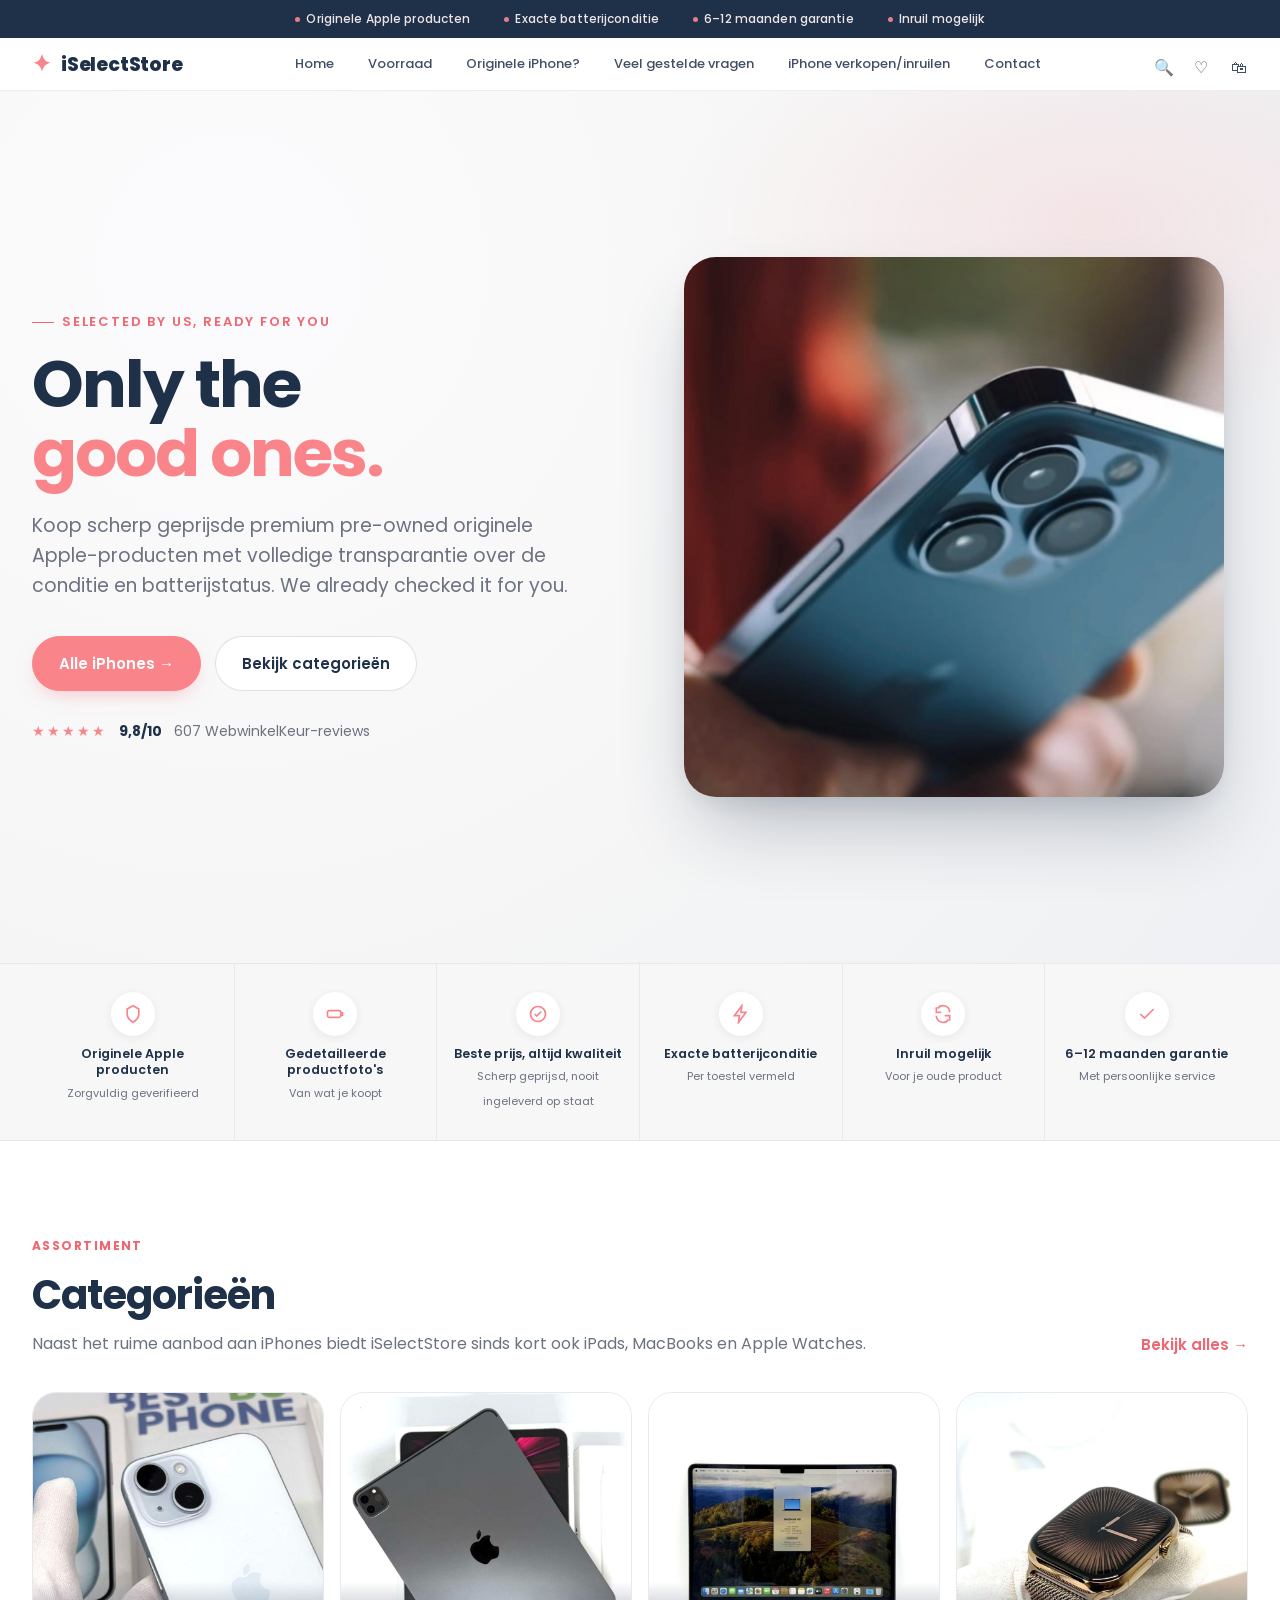
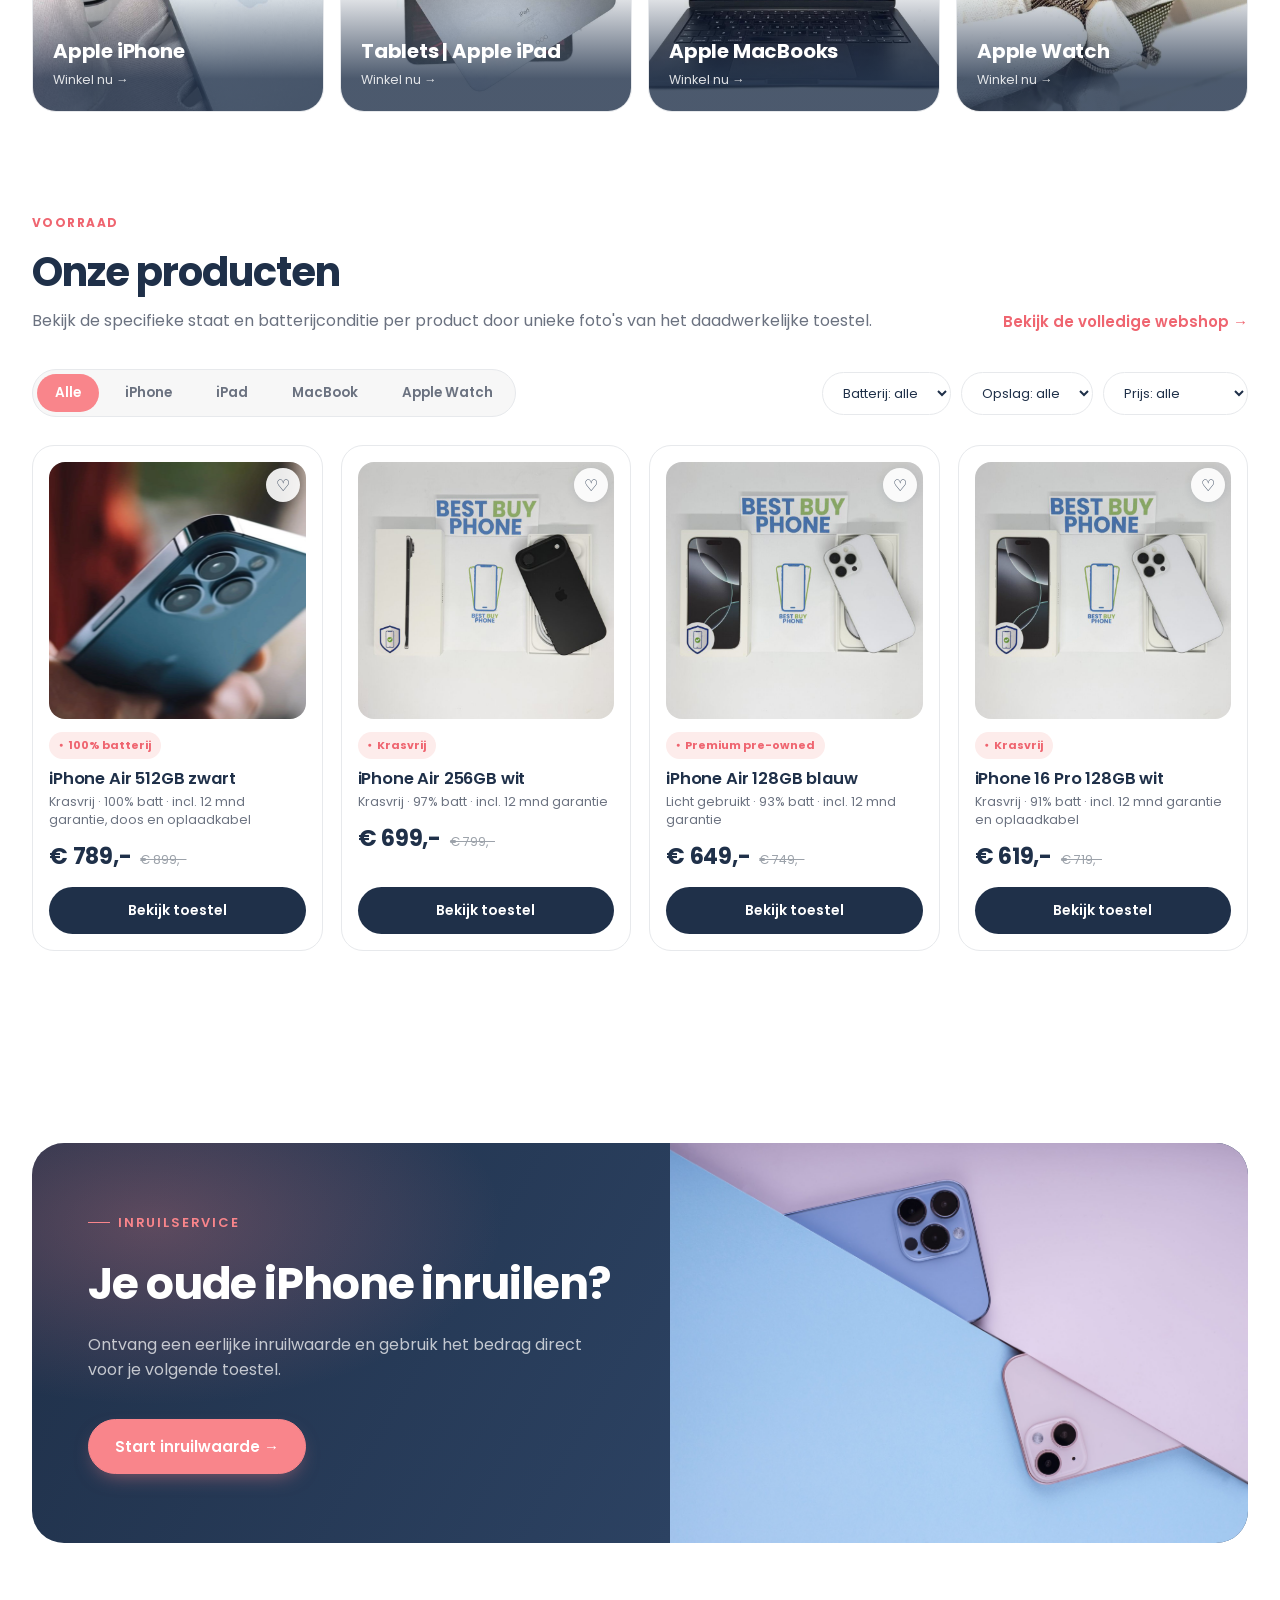
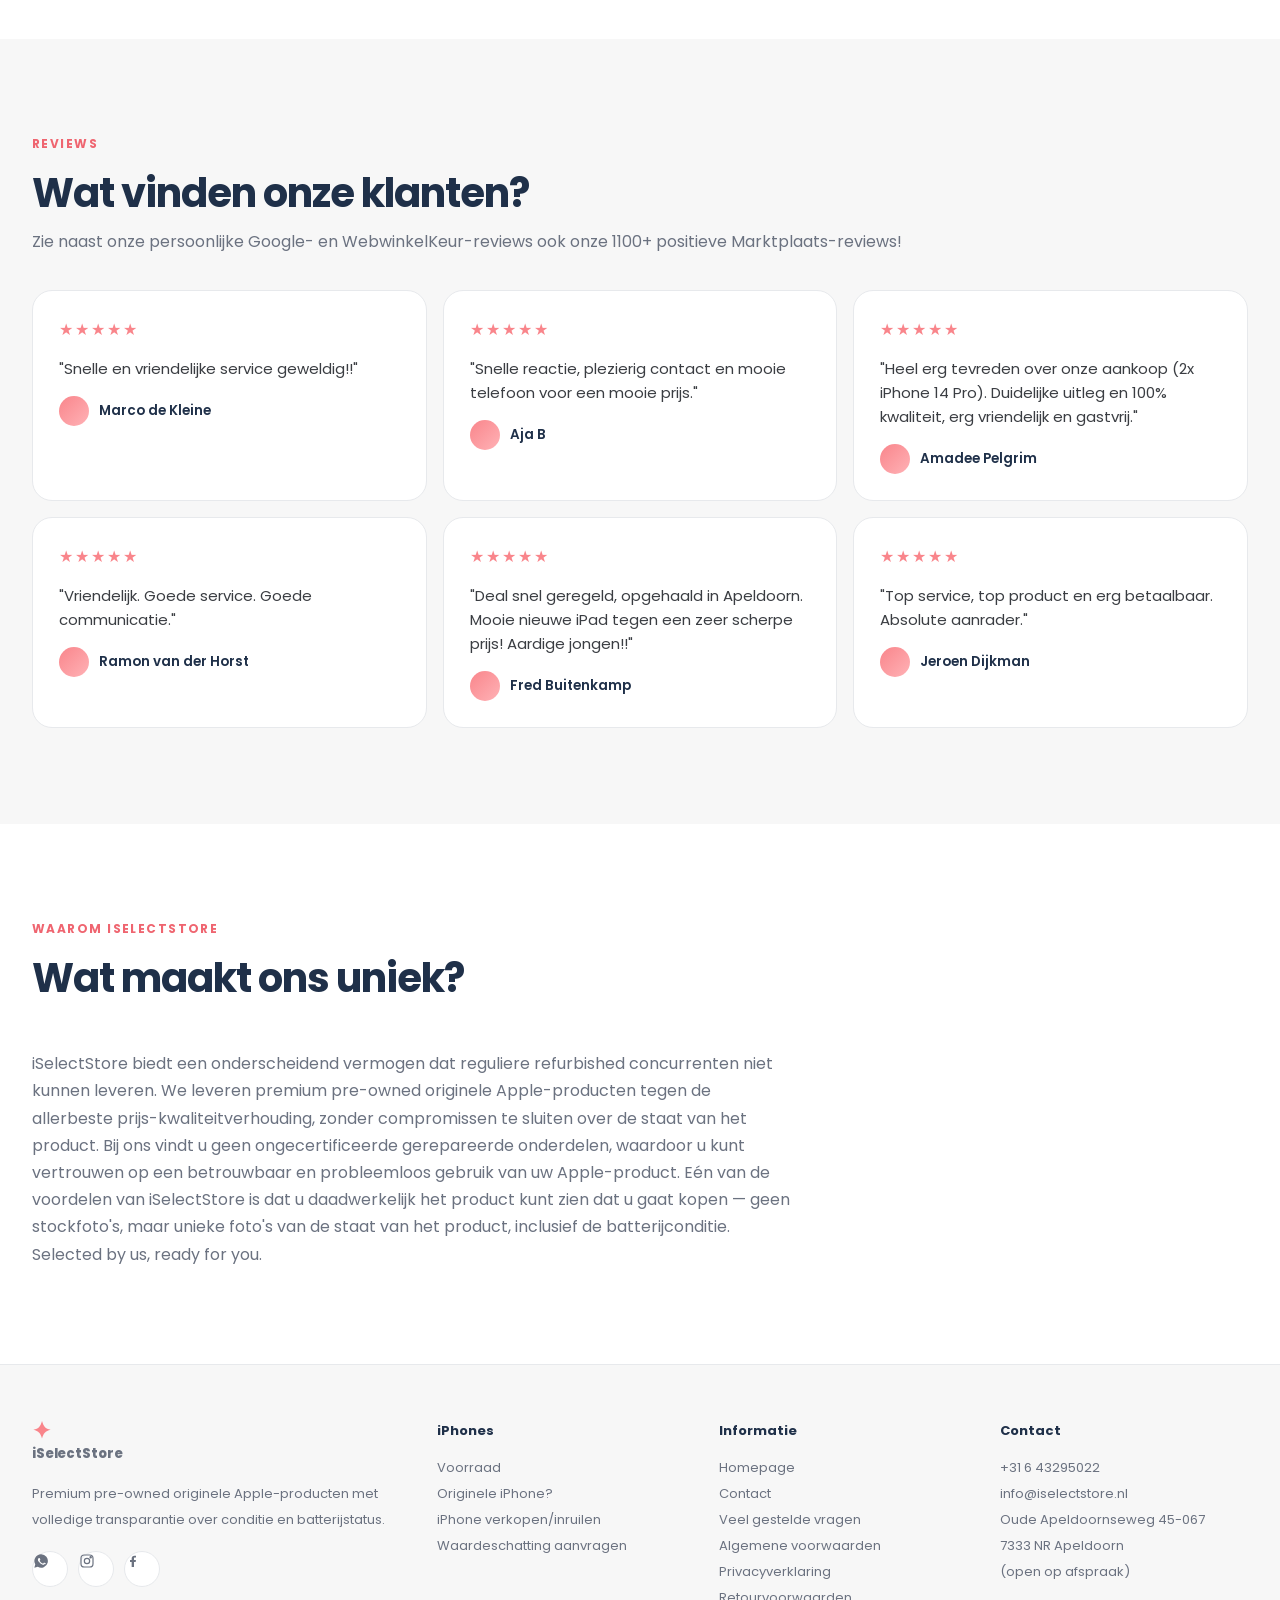
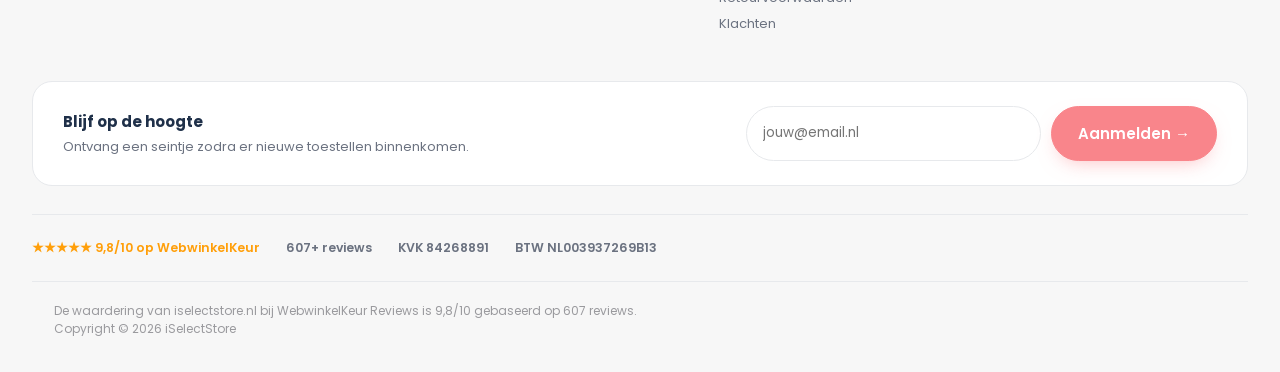
<file: index.html>
<!doctype html>
<html lang="nl">
<head>
<meta charset="utf-8">
<meta name="viewport" content="width=device-width,initial-scale=1,viewport-fit=cover">
<meta name="theme-color" content="#1f3049">
<title>iSelectStore — Only the good ones.</title>
<link rel="preconnect" href="https://fonts.googleapis.com">
<link rel="preconnect" href="https://fonts.gstatic.com" crossorigin>
<link href="https://fonts.googleapis.com/css2?family=Poppins:wght@400;500;600;700;800&display=swap" rel="stylesheet">
<link rel="stylesheet" href="styles.css">
</head>
<body>
<div class="top"><div class="topin"><span>Originele Apple producten</span><span>Exacte batterijconditie</span><span>6–12 maanden garantie</span><span>Inruil mogelijk</span></div></div>

<header id="siteHeader"><div class="nav">
  <a class="logo"><svg class="mark" viewBox="0 0 24 24"><path d="M12 0c.9 3.2 2 5.6 3.4 7.1C16.9 8.6 19.2 9.7 22.4 10.6c-3.2.9-5.5 2-7 3.5C13.9 15.6 12.8 18 12 21.1c-.8-3.1-1.9-5.5-3.4-7C7.1 12.6 4.8 11.5 1.6 10.6c3.2-.9 5.5-2 7-3.5C10.1 5.6 11.2 3.2 12 0z"/></svg>iSelectStore</a>
  <nav class="links"><a href="index.html">Home</a><a href="shop.html">Voorraad</a><a href="originele-iphone.html">Originele iPhone?</a><a href="faq.html">Veel gestelde vragen</a><a class="js-tradein-trigger" href="#">iPhone verkopen/inruilen</a><a href="contact.html">Contact</a></nav>
  <div class="icons">
    <button class="ic" id="searchIcon" aria-label="Zoeken">🔍</button>
    <button class="ic" aria-label="Favorieten">♡</button>
    <a class="ic" href="cart.html" aria-label="Winkelwagen">🛍<span class="count">0</span></a>
    <button class="burger" id="burger" aria-label="Menu"><span></span><span></span><span></span></button>
  </div>
</div></header>

<nav class="mnav" id="mnav">
  <a href="index.html">Home</a><a href="shop.html">Voorraad</a><a href="originele-iphone.html">Originele iPhone?</a><a href="faq.html">Veel gestelde vragen</a><a class="js-tradein-trigger" href="#">iPhone verkopen/inruilen</a><a href="contact.html">Contact</a>
  <a class="btn primary">Bekijk voorraad →</a>
</nav>

<main>
<section class="hero"><div class="heroIn">
  <div>
    <div class="eye">selected by us, ready for you</div>
    <h1>Only the<br><span>good ones.</span></h1>
    <p class="lead">Koop scherp geprijsde premium pre-owned originele Apple-producten met volledige transparantie over de conditie en batterijstatus. We already checked it for you.</p>
    <div class="ctas"><a class="btn primary" href="#producten">Alle iPhones →</a><a class="btn" href="#categorie">Bekijk categorieën</a></div>
    <div class="rating"><span class="stars">★★★★★</span><b>9,8/10</b><span>607 WebwinkelKeur-reviews</span></div>
  </div>
  <div class="heroImg"><img src="images/hero.jpg" alt="iPhone Air bij iSelectStore"></div>
</div></section>

<div class="trust"><div class="wrap trustgrid">
  <div class="trustitem"><div class="bubble"><svg viewBox="0 0 24 24" fill="none" stroke="currentColor" stroke-width="2"><path d="M12 2l7 4v6c0 5-3.5 8-7 10-3.5-2-7-5-7-10V6l7-4z"/></svg></div><div><b>Originele Apple producten</b><small>Zorgvuldig geverifieerd</small></div></div>
  <div class="trustitem"><div class="bubble"><svg viewBox="0 0 24 24" fill="none" stroke="currentColor" stroke-width="2"><rect x="3" y="8" width="16" height="8" rx="2"/><path d="M19 10.5h2v3h-2"/></svg></div><div><b>Gedetailleerde productfoto's</b><small>Van wat je koopt</small></div></div>
  <div class="trustitem"><div class="bubble"><svg viewBox="0 0 24 24" fill="none" stroke="currentColor" stroke-width="2"><circle cx="12" cy="12" r="9"/><path d="M8 12l2.5 2.5L16 9"/></svg></div><div><b>Beste prijs, altijd kwaliteit</b><small>Scherp geprijsd, nooit ingeleverd op staat</small></div></div>
  <div class="trustitem"><div class="bubble"><svg viewBox="0 0 24 24" fill="none" stroke="currentColor" stroke-width="2"><path d="M13 2L4 14h6l-1 8 9-12h-6l1-8z"/></svg></div><div><b>Exacte batterijconditie</b><small>Per toestel vermeld</small></div></div>
  <div class="trustitem"><div class="bubble"><svg viewBox="0 0 24 24" fill="none" stroke="currentColor" stroke-width="2"><path d="M4 4v6h6M20 20v-6h-6"/><path d="M20 10a8 8 0 00-14.6-4.5M4 14a8 8 0 0014.6 4.5"/></svg></div><div><b>Inruil mogelijk</b><small>Voor je oude product</small></div></div>
  <div class="trustitem"><div class="bubble"><svg viewBox="0 0 24 24" fill="none" stroke="currentColor" stroke-width="2"><path d="M20 6L9 17l-5-5"/></svg></div><div><b>6–12 maanden garantie</b><small>Met persoonlijke service</small></div></div>
</div></div>

<section id="categorie"><div class="wrap reveal">
  <div class="head"><div><p class="eyebrow">Assortiment</p><h2>Categorieën</h2><p class="sub">Naast het ruime aanbod aan iPhones biedt iSelectStore sinds kort ook iPads, MacBooks en Apple Watches.</p></div><a class="link">Bekijk alles →</a></div>
  <div class="cats" id="catScroll">
    <a class="cat"><img src="images/iphone_cat.jpg" alt="Apple iPhone"><div class="catcopy"><b>Apple iPhone</b><span>Winkel nu →</span></div></a>
    <a class="cat"><img src="images/ipad.jpg" alt="Apple iPad"><div class="catcopy"><b>Tablets | Apple iPad</b><span>Winkel nu →</span></div></a>
    <a class="cat"><img src="images/macbook.jpg" alt="Apple MacBook"><div class="catcopy"><b>Apple MacBooks</b><span>Winkel nu →</span></div></a>
    <a class="cat"><img src="images/watch.jpg" alt="Apple Watch"><div class="catcopy"><b>Apple Watch</b><span>Winkel nu →</span></div></a>
  </div>
  <div class="snapdots"><span></span><span></span><span></span><span></span></div>
</div></section>

<section id="producten" style="padding-top:6px"><div class="wrap reveal">
  <div class="head"><div><p class="eyebrow">Voorraad</p><h2>Onze producten</h2><p class="sub">Bekijk de specifieke staat en batterijconditie per product door unieke foto's van het daadwerkelijke toestel.</p></div><a class="link" href="shop.html">Bekijk de volledige webshop →</a></div>

  <div class="filterBar">
    <div class="tabs" id="catTabs">
      <span class="tab active" data-cat="Alle">Alle</span>
      <span class="tab" data-cat="iPhone">iPhone</span>
      <span class="tab" data-cat="iPad">iPad</span>
      <span class="tab" data-cat="MacBook">MacBook</span>
      <span class="tab" data-cat="Apple Watch">Apple Watch</span>
    </div>
    <div class="filterControls">
      <select id="batteryFilter">
        <option value="0">Batterij: alle</option>
        <option value="95">95%+</option>
        <option value="90">90%+</option>
        <option value="80">80%+</option>
      </select>
      <select id="storageFilter">
        <option value="">Opslag: alle</option>
        <option value="64">64GB</option>
        <option value="128">128GB</option>
        <option value="256">256GB</option>
        <option value="512">512GB</option>
      </select>
      <select id="priceFilter">
        <option value="">Prijs: alle</option>
        <option value="0-600">Tot € 600</option>
        <option value="600-800">€ 600 – € 800</option>
        <option value="800-99999">€ 800+</option>
      </select>
    </div>
  </div>

  <div class="products" id="productGrid"></div>
  <p class="noResults" id="noResults" style="display:none">Geen toestellen gevonden met deze filters.</p>
</div></section>


<section><div class="wrap reveal">
  <div class="trade">
    <div class="tradecopy">
      <div class="eye">Inruilservice</div>
      <h2>Je oude iPhone inruilen?</h2>
      <p class="lead" style="font-size:16px">Ontvang een eerlijke inruilwaarde en gebruik het bedrag direct voor je volgende toestel.</p>
      <a class="btn primary js-tradein-trigger" href="#" style="margin-top:20px">Start inruilwaarde →</a>
    </div>
    <img src="images/tradein.jpg" alt="Apple producten inruilen bij iSelectStore">
  </div>
</div></section>

<section style="background:var(--ivory)"><div class="wrap reveal">
  <div class="head"><div><p class="eyebrow">Reviews</p><h2>Wat vinden onze klanten?</h2><p class="sub">Zie naast onze persoonlijke Google- en WebwinkelKeur-reviews ook onze 1100+ positieve Marktplaats-reviews!</p></div></div>
  <div class="reviews">
    <div class="review"><div class="stars">★★★★★</div><p>"Snelle en vriendelijke service geweldig!!"</p><b>Marco de Kleine</b></div>
    <div class="review"><div class="stars">★★★★★</div><p>"Snelle reactie, plezierig contact en mooie telefoon voor een mooie prijs."</p><b>Aja B</b></div>
    <div class="review"><div class="stars">★★★★★</div><p>"Heel erg tevreden over onze aankoop (2x iPhone 14 Pro). Duidelijke uitleg en 100% kwaliteit, erg vriendelijk en gastvrij."</p><b>Amadee Pelgrim</b></div>
    <div class="review"><div class="stars">★★★★★</div><p>"Vriendelijk. Goede service. Goede communicatie."</p><b>Ramon van der Horst</b></div>
    <div class="review"><div class="stars">★★★★★</div><p>"Deal snel geregeld, opgehaald in Apeldoorn. Mooie nieuwe iPad tegen een zeer scherpe prijs! Aardige jongen!!"</p><b>Fred Buitenkamp</b></div>
    <div class="review"><div class="stars">★★★★★</div><p>"Top service, top product en erg betaalbaar. Absolute aanrader."</p><b>Jeroen Dijkman</b></div>
  </div>
</div></section>

<section><div class="wrap reveal">
  <div class="head"><div><p class="eyebrow">Waarom iSelectStore</p><h2>Wat maakt ons uniek?</h2></div></div>
  <p class="sub" style="max-width:760px;font-size:16px;line-height:1.7">iSelectStore biedt een onderscheidend vermogen dat reguliere refurbished concurrenten niet kunnen leveren. We leveren premium pre-owned originele Apple-producten tegen de allerbeste prijs-kwaliteitverhouding, zonder compromissen te sluiten over de staat van het product. Bij ons vindt u geen ongecertificeerde gerepareerde onderdelen, waardoor u kunt vertrouwen op een betrouwbaar en probleemloos gebruik van uw Apple-product. Eén van de voordelen van iSelectStore is dat u daadwerkelijk het product kunt zien dat u gaat kopen — geen stockfoto's, maar unieke foto's van de staat van het product, inclusief de batterijconditie. Selected by us, ready for you.</p>
</div></section>
</main>


<footer><div class="wrap">
  <div class="footer">
    <div class="footerBrand"><a class="logo" href="index.html"><svg class="mark" viewBox="0 0 24 24"><path d="M12 0c.9 3.2 2 5.6 3.4 7.1C16.9 8.6 19.2 9.7 22.4 10.6c-3.2.9-5.5 2-7 3.5C13.9 15.6 12.8 18 12 21.1c-.8-3.1-1.9-5.5-3.4-7C7.1 12.6 4.8 11.5 1.6 10.6c3.2-.9 5.5-2 7-3.5C10.1 5.6 11.2 3.2 12 0z"/></svg>iSelectStore</a>
      <p style="margin-top:14px">Premium pre-owned originele Apple-producten met volledige transparantie over conditie en batterijstatus.</p>
      <div class="socialRow">
        <a class="socialIc" href="https://wa.me/31643295022" target="_blank" rel="noopener" aria-label="WhatsApp"><svg viewBox="0 0 24 24" fill="currentColor"><path d="M12 2a10 10 0 00-8.6 15L2 22l5.2-1.4A10 10 0 1012 2zm5.9 14.3c-.2.6-1.2 1.2-1.7 1.3-.4.1-1 .1-1.6-.1-.4-.1-.9-.3-1.5-.6-2.7-1.2-4.5-3.9-4.6-4.1-.1-.2-1.1-1.5-1.1-2.8 0-1.3.7-2 .9-2.2.2-.2.5-.3.7-.3h.5c.2 0 .4 0 .6.4.2.5.7 1.8.8 1.9.1.2.1.3 0 .5-.1.2-.1.3-.3.5l-.4.5c-.1.2-.3.3-.1.6.2.3.9 1.4 1.9 2.3 1.3 1.1 2.4 1.5 2.7 1.6.3.1.5.1.7-.1.2-.2.7-.8.9-1.1.2-.3.4-.2.6-.1.2.1 1.5.7 1.8.8.3.1.5.2.5.3.1.2.1.6-.1 1.2z"/></svg></a>
        <a class="socialIc" href="#" aria-label="Instagram"><svg viewBox="0 0 24 24" fill="none" stroke="currentColor" stroke-width="1.8"><rect x="3" y="3" width="18" height="18" rx="5"/><circle cx="12" cy="12" r="4"/><circle cx="17.5" cy="6.5" r="1"/></svg></a>
        <a class="socialIc" href="#" aria-label="Facebook"><svg viewBox="0 0 24 24" fill="currentColor"><path d="M13.5 21v-7.5H16l.4-3H13.5V8.4c0-.9.2-1.5 1.5-1.5H16.5V4.2C16.2 4.1 15.2 4 14 4c-2.4 0-4 1.5-4 4.1v2.4H7.5v3H10V21h3.5z"/></svg></a>
      </div>
    </div>
    <div><h4>iPhones</h4><a href="shop.html">Voorraad</a><a href="originele-iphone.html">Originele iPhone?</a><a class="js-tradein-trigger" href="#">iPhone verkopen/inruilen</a><a class="js-tradein-trigger" href="#">Waardeschatting aanvragen</a></div>
    <div><h4>Informatie</h4><a href="index.html">Homepage</a><a href="contact.html">Contact</a><a href="faq.html">Veel gestelde vragen</a><a href="#">Algemene voorwaarden</a><a href="#">Privacyverklaring</a><a href="#">Retourvoorwaarden</a><a href="#">Klachten</a></div>
    <div><h4>Contact</h4><p>+31 6 43295022</p><p>info@iselectstore.nl</p><p>Oude Apeldoornseweg 45-067<br>7333 NR Apeldoorn<br>(open op afspraak)</p></div>
  </div>

  <div class="newsletter">
    <div><b>Blijf op de hoogte</b><p>Ontvang een seintje zodra er nieuwe toestellen binnenkomen.</p></div>
    <form class="newsletterForm" id="newsletterForm">
      <input type="email" placeholder="jouw@email.nl" required>
      <button class="btn primary" type="submit">Aanmelden →</button>
    </form>
  </div>

  <div class="footerBadges">
    <span>★★★★★ 9,8/10 op WebwinkelKeur</span><span>607+ reviews</span><span>KVK 84268891</span><span>BTW NL003937269B13</span>
  </div>

  <div class="finePrint">De waardering van iselectstore.nl bij WebwinkelKeur Reviews is 9,8/10 gebaseerd op 607 reviews.<br>Copyright © 2026 iSelectStore</div>
</div></footer>

<script src="products.js"></script>
<script src="cart.js"></script>
<script src="main.js"></script>
<script src="tradein.js"></script>
<script>
var activeCat='Alle';
var HOME_LIMIT=4;
function applyFilters(){
  var minBattery=parseInt(document.getElementById('batteryFilter').value||0,10);
  var storage=document.getElementById('storageFilter').value;
  var priceRange=document.getElementById('priceFilter').value;

  var list=window.PRODUCTS.filter(function(p){
    if(activeCat!=='Alle' && p.category!==activeCat) return false;
    if(minBattery && p.battery<minBattery) return false;
    if(storage && String(p.storage)!==storage) return false;
    if(priceRange){
      var parts=priceRange.split('-').map(Number);
      if(p.price<parts[0] || p.price>parts[1]) return false;
    }
    return true;
  }).slice(0,HOME_LIMIT);

  var grid=document.getElementById('productGrid');
  var noRes=document.getElementById('noResults');
  if(!list.length){
    grid.style.display='none';
    noRes.style.display='block';
  }else{
    grid.style.display='';
    noRes.style.display='none';
    grid.innerHTML=list.map(window.renderProductCard).join('');
  }
}

document.querySelectorAll('#catTabs .tab').forEach(function(t){
  t.addEventListener('click',function(){
    document.querySelectorAll('#catTabs .tab').forEach(function(x){x.classList.remove('active')});
    t.classList.add('active');
    activeCat=t.dataset.cat;
    applyFilters();
  });
});
['batteryFilter','storageFilter','priceFilter'].forEach(function(id){ document.getElementById(id).addEventListener('change',applyFilters); });
applyFilters();

document.getElementById('searchIcon').addEventListener('click',function(){
  window.location.href='shop.html';
});
</script>
</body>
</html>
</file>
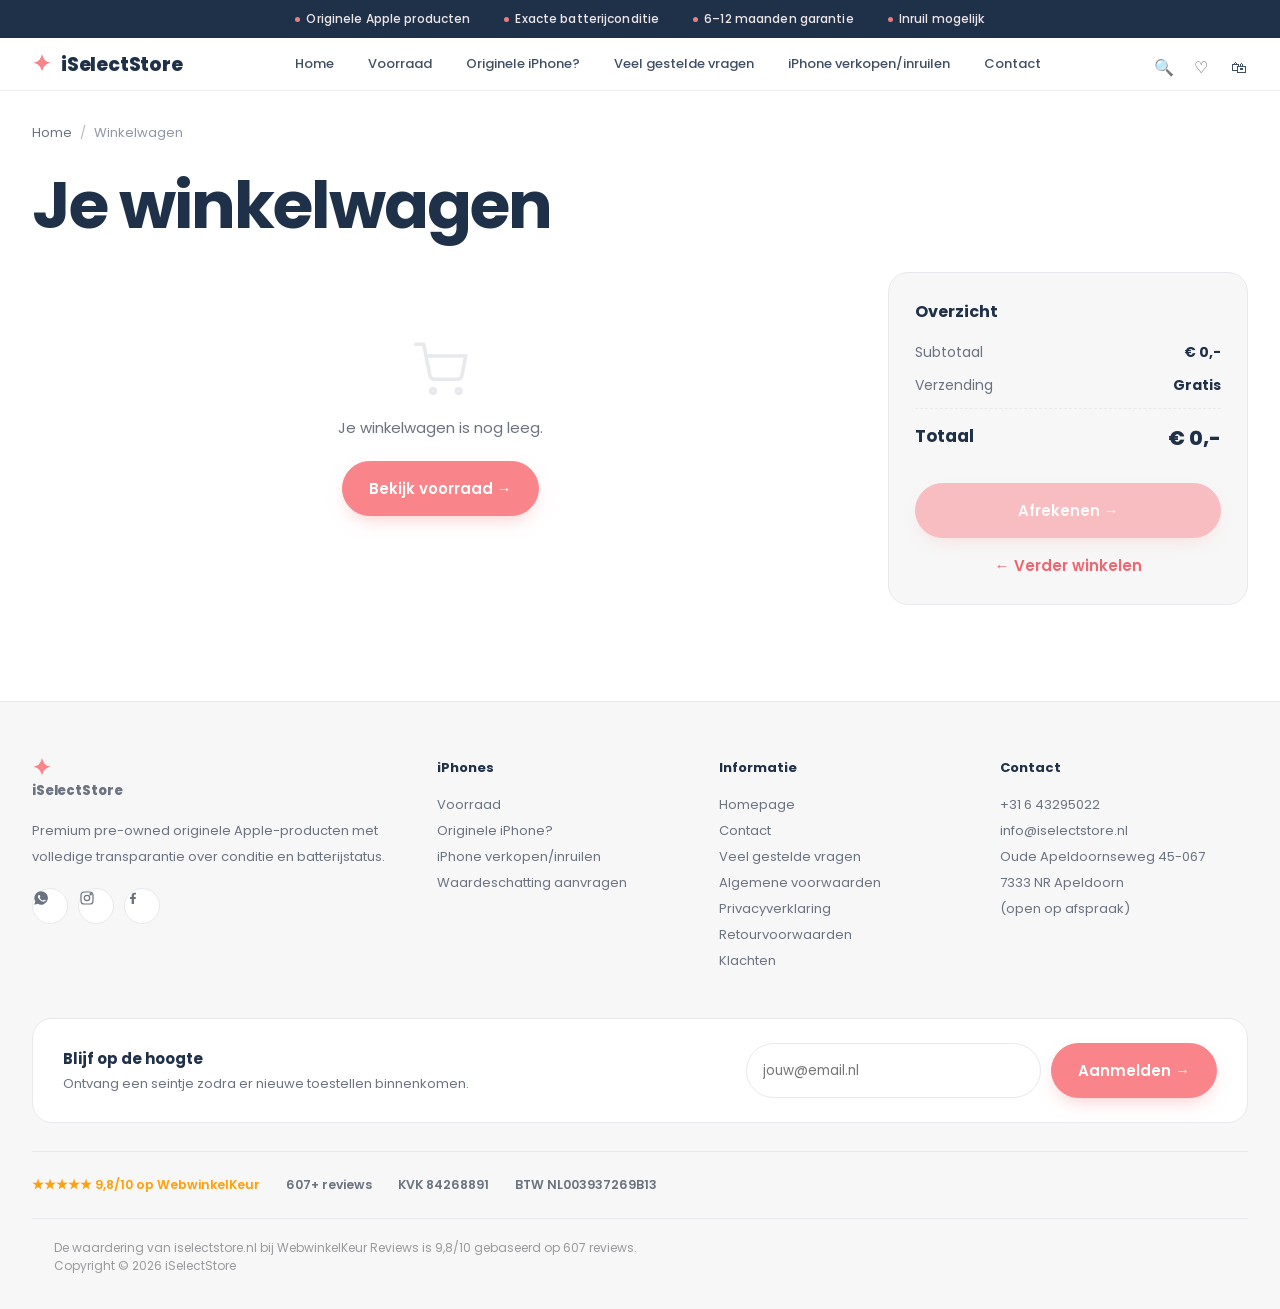
<file: cart.html>
<!doctype html>
<html lang="nl">
<head>
<meta charset="utf-8">
<meta name="viewport" content="width=device-width,initial-scale=1,viewport-fit=cover">
<meta name="theme-color" content="#1f3049">
<title>Winkelwagen — iSelectStore</title>
<link rel="preconnect" href="https://fonts.googleapis.com">
<link rel="preconnect" href="https://fonts.gstatic.com" crossorigin>
<link href="https://fonts.googleapis.com/css2?family=Poppins:wght@400;500;600;700;800&display=swap" rel="stylesheet">
<link rel="stylesheet" href="styles.css">
</head>
<body>
<div class="top"><div class="topin"><span>Originele Apple producten</span><span>Exacte batterijconditie</span><span>6–12 maanden garantie</span><span>Inruil mogelijk</span></div></div>

<header id="siteHeader"><div class="nav">
  <a class="logo" href="index.html"><svg class="mark" viewBox="0 0 24 24"><path d="M12 0c.9 3.2 2 5.6 3.4 7.1C16.9 8.6 19.2 9.7 22.4 10.6c-3.2.9-5.5 2-7 3.5C13.9 15.6 12.8 18 12 21.1c-.8-3.1-1.9-5.5-3.4-7C7.1 12.6 4.8 11.5 1.6 10.6c3.2-.9 5.5-2 7-3.5C10.1 5.6 11.2 3.2 12 0z"/></svg>iSelectStore</a>
  <nav class="links"><a href="index.html">Home</a><a href="shop.html">Voorraad</a><a href="originele-iphone.html">Originele iPhone?</a><a href="faq.html">Veel gestelde vragen</a><a class="js-tradein-trigger" href="#">iPhone verkopen/inruilen</a><a href="contact.html">Contact</a></nav>
  <div class="icons">
    <button class="ic" aria-label="Zoeken">🔍</button>
    <button class="ic" aria-label="Favorieten">♡</button>
    <a class="ic" href="cart.html" aria-label="Winkelwagen">🛍<span class="count">0</span></a>
    <button class="burger" id="burger" aria-label="Menu"><span></span><span></span><span></span></button>
  </div>
</div></header>

<nav class="mnav" id="mnav">
  <a href="index.html">Home</a><a href="shop.html">Voorraad</a><a href="originele-iphone.html">Originele iPhone?</a><a href="faq.html">Veel gestelde vragen</a><a class="js-tradein-trigger" href="#">iPhone verkopen/inruilen</a><a href="contact.html">Contact</a>
  <a class="btn primary">Bekijk voorraad →</a>
</nav>

<main>
<section style="padding-top:32px"><div class="wrap">
  <div class="breadcrumb"><a href="index.html">Home</a><span>/</span><span style="color:var(--navy)">Winkelwagen</span></div>
  <h1 style="margin-bottom:32px">Je winkelwagen</h1>

  <div class="cartLayout">
    <div id="cartList"></div>
    <aside class="cartSummary">
      <h3>Overzicht</h3>
      <div class="sumRow"><span>Subtotaal</span><b id="sumSubtotal">€ 0,-</b></div>
      <div class="sumRow"><span>Verzending</span><b>Gratis</b></div>
      <div class="sumRow total"><span>Totaal</span><b id="sumTotal">€ 0,-</b></div>
      <a class="btn primary" id="checkoutBtn" href="checkout.html" style="width:100%;margin-top:18px;justify-content:center">Afrekenen →</a>
      <a class="link" href="shop.html" style="justify-content:center;margin-top:16px;width:100%">← Verder winkelen</a>
    </aside>
  </div>
</div></section>
</main>


<footer><div class="wrap">
  <div class="footer">
    <div class="footerBrand"><a class="logo" href="index.html"><svg class="mark" viewBox="0 0 24 24"><path d="M12 0c.9 3.2 2 5.6 3.4 7.1C16.9 8.6 19.2 9.7 22.4 10.6c-3.2.9-5.5 2-7 3.5C13.9 15.6 12.8 18 12 21.1c-.8-3.1-1.9-5.5-3.4-7C7.1 12.6 4.8 11.5 1.6 10.6c3.2-.9 5.5-2 7-3.5C10.1 5.6 11.2 3.2 12 0z"/></svg>iSelectStore</a>
      <p style="margin-top:14px">Premium pre-owned originele Apple-producten met volledige transparantie over conditie en batterijstatus.</p>
      <div class="socialRow">
        <a class="socialIc" href="https://wa.me/31643295022" target="_blank" rel="noopener" aria-label="WhatsApp"><svg viewBox="0 0 24 24" fill="currentColor"><path d="M12 2a10 10 0 00-8.6 15L2 22l5.2-1.4A10 10 0 1012 2zm5.9 14.3c-.2.6-1.2 1.2-1.7 1.3-.4.1-1 .1-1.6-.1-.4-.1-.9-.3-1.5-.6-2.7-1.2-4.5-3.9-4.6-4.1-.1-.2-1.1-1.5-1.1-2.8 0-1.3.7-2 .9-2.2.2-.2.5-.3.7-.3h.5c.2 0 .4 0 .6.4.2.5.7 1.8.8 1.9.1.2.1.3 0 .5-.1.2-.1.3-.3.5l-.4.5c-.1.2-.3.3-.1.6.2.3.9 1.4 1.9 2.3 1.3 1.1 2.4 1.5 2.7 1.6.3.1.5.1.7-.1.2-.2.7-.8.9-1.1.2-.3.4-.2.6-.1.2.1 1.5.7 1.8.8.3.1.5.2.5.3.1.2.1.6-.1 1.2z"/></svg></a>
        <a class="socialIc" href="#" aria-label="Instagram"><svg viewBox="0 0 24 24" fill="none" stroke="currentColor" stroke-width="1.8"><rect x="3" y="3" width="18" height="18" rx="5"/><circle cx="12" cy="12" r="4"/><circle cx="17.5" cy="6.5" r="1"/></svg></a>
        <a class="socialIc" href="#" aria-label="Facebook"><svg viewBox="0 0 24 24" fill="currentColor"><path d="M13.5 21v-7.5H16l.4-3H13.5V8.4c0-.9.2-1.5 1.5-1.5H16.5V4.2C16.2 4.1 15.2 4 14 4c-2.4 0-4 1.5-4 4.1v2.4H7.5v3H10V21h3.5z"/></svg></a>
      </div>
    </div>
    <div><h4>iPhones</h4><a href="shop.html">Voorraad</a><a href="originele-iphone.html">Originele iPhone?</a><a class="js-tradein-trigger" href="#">iPhone verkopen/inruilen</a><a class="js-tradein-trigger" href="#">Waardeschatting aanvragen</a></div>
    <div><h4>Informatie</h4><a href="index.html">Homepage</a><a href="contact.html">Contact</a><a href="faq.html">Veel gestelde vragen</a><a href="#">Algemene voorwaarden</a><a href="#">Privacyverklaring</a><a href="#">Retourvoorwaarden</a><a href="#">Klachten</a></div>
    <div><h4>Contact</h4><p>+31 6 43295022</p><p>info@iselectstore.nl</p><p>Oude Apeldoornseweg 45-067<br>7333 NR Apeldoorn<br>(open op afspraak)</p></div>
  </div>

  <div class="newsletter">
    <div><b>Blijf op de hoogte</b><p>Ontvang een seintje zodra er nieuwe toestellen binnenkomen.</p></div>
    <form class="newsletterForm" id="newsletterForm">
      <input type="email" placeholder="jouw@email.nl" required>
      <button class="btn primary" type="submit">Aanmelden →</button>
    </form>
  </div>

  <div class="footerBadges">
    <span>★★★★★ 9,8/10 op WebwinkelKeur</span><span>607+ reviews</span><span>KVK 84268891</span><span>BTW NL003937269B13</span>
  </div>

  <div class="finePrint">De waardering van iselectstore.nl bij WebwinkelKeur Reviews is 9,8/10 gebaseerd op 607 reviews.<br>Copyright © 2026 iSelectStore</div>
</div></footer>

<script src="cart.js"></script>
<script src="main.js"></script>
<script src="tradein.js"></script>
<script>
function renderCart(){
  var items=iCart.getCart();
  var list=document.getElementById('cartList');
  var checkoutBtn=document.getElementById('checkoutBtn');

  if(!items.length){
    list.innerHTML='<div class="cartEmpty">'+
      '<svg viewBox="0 0 24 24" fill="none" stroke="currentColor" stroke-width="1.5" style="margin:0 auto 18px;display:block"><circle cx="9" cy="21" r="1"/><circle cx="20" cy="21" r="1"/><path d="M1 1h4l2.7 13.4a2 2 0 0 0 2 1.6h9.7a2 2 0 0 0 2-1.6L23 6H6"/></svg>'+
      '<p>Je winkelwagen is nog leeg.</p>'+
      '<a class="btn primary" href="shop.html">Bekijk voorraad →</a>'+
    '</div>';
    checkoutBtn.style.pointerEvents='none';
    checkoutBtn.style.opacity='.5';
  }else{
    list.innerHTML=items.map(function(item,i){
      return '<div class="cartItem">'+
        '<img src="'+item.img+'" alt="'+item.title+'">'+
        '<div class="info">'+
          '<h4>'+item.title+'</h4>'+
          '<div class="meta">'+item.meta+'</div>'+
          '<div class="itemPrice">'+iCart.fmt(item.price)+'</div>'+
        '</div>'+
        '<button class="remove" data-i="'+i+'">Verwijderen</button>'+
      '</div>';
    }).join('');
    checkoutBtn.style.pointerEvents='';
    checkoutBtn.style.opacity='';
  }

  var total=iCart.cartTotal(items);
  document.getElementById('sumSubtotal').textContent=iCart.fmt(total);
  document.getElementById('sumTotal').textContent=iCart.fmt(total);

  list.querySelectorAll('.remove').forEach(function(btn){
    btn.addEventListener('click',function(){
      iCart.removeFromCart(parseInt(btn.dataset.i,10));
      renderCart();
    });
  });
}
renderCart();
</script>
</body>
</html>
</file>
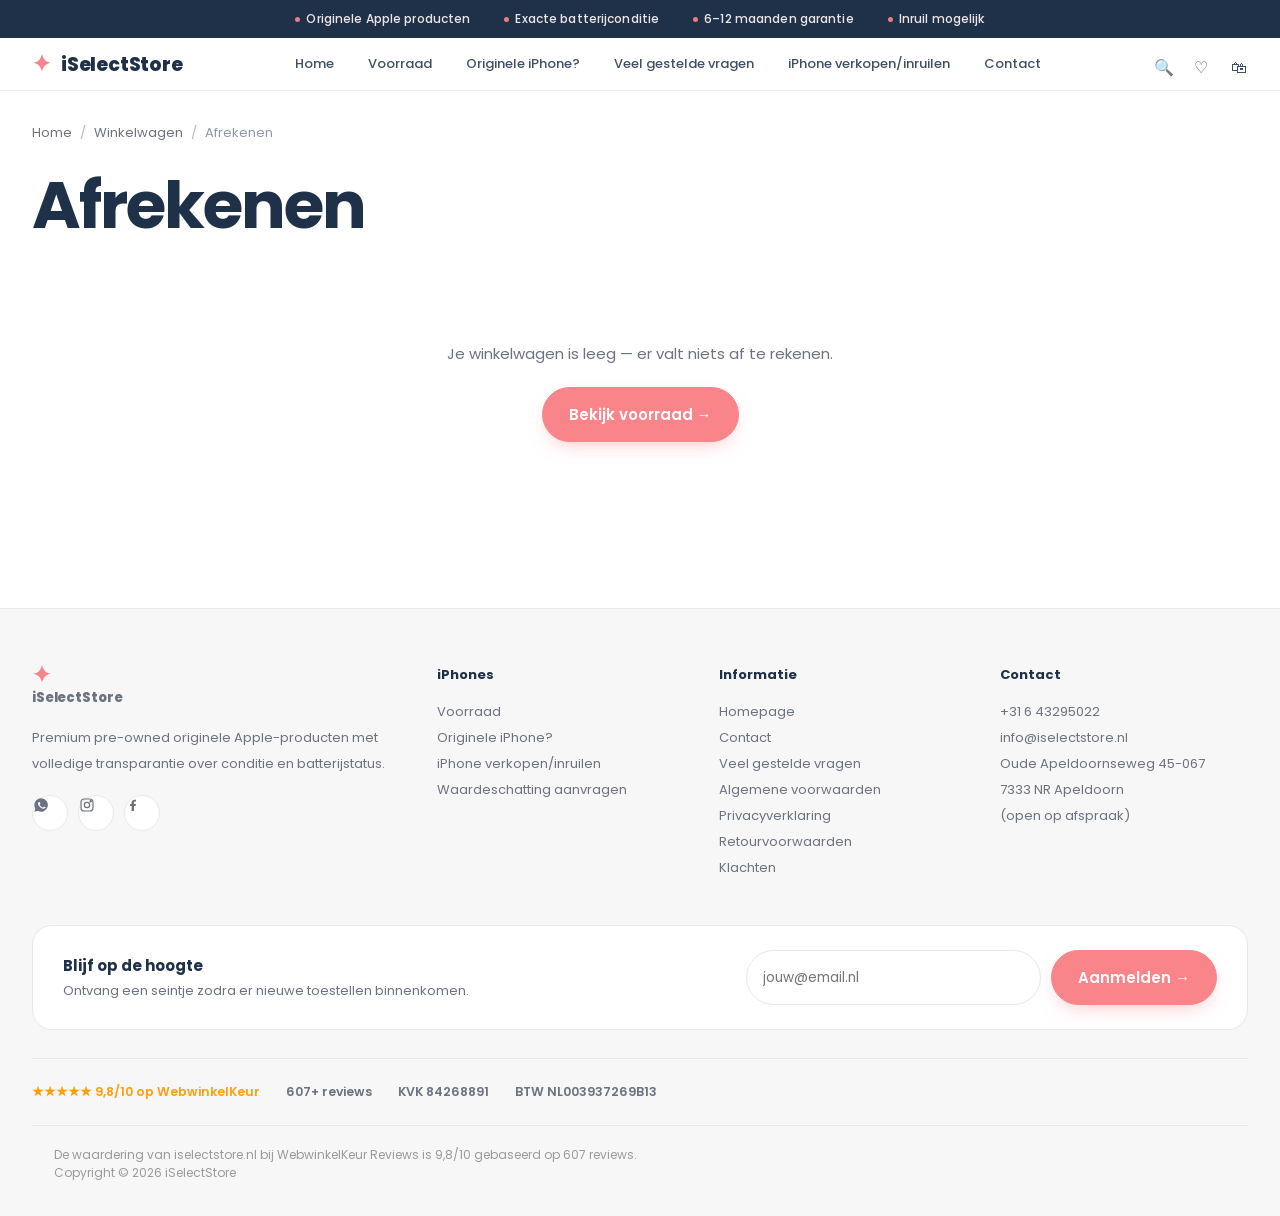
<file: checkout.html>
<!doctype html>
<html lang="nl">
<head>
<meta charset="utf-8">
<meta name="viewport" content="width=device-width,initial-scale=1,viewport-fit=cover">
<meta name="theme-color" content="#1f3049">
<title>Afrekenen — iSelectStore</title>
<link rel="preconnect" href="https://fonts.googleapis.com">
<link rel="preconnect" href="https://fonts.gstatic.com" crossorigin>
<link href="https://fonts.googleapis.com/css2?family=Poppins:wght@400;500;600;700;800&display=swap" rel="stylesheet">
<link rel="stylesheet" href="styles.css">
</head>
<body>
<div class="top"><div class="topin"><span>Originele Apple producten</span><span>Exacte batterijconditie</span><span>6–12 maanden garantie</span><span>Inruil mogelijk</span></div></div>

<header id="siteHeader"><div class="nav">
  <a class="logo" href="index.html"><svg class="mark" viewBox="0 0 24 24"><path d="M12 0c.9 3.2 2 5.6 3.4 7.1C16.9 8.6 19.2 9.7 22.4 10.6c-3.2.9-5.5 2-7 3.5C13.9 15.6 12.8 18 12 21.1c-.8-3.1-1.9-5.5-3.4-7C7.1 12.6 4.8 11.5 1.6 10.6c3.2-.9 5.5-2 7-3.5C10.1 5.6 11.2 3.2 12 0z"/></svg>iSelectStore</a>
  <nav class="links"><a href="index.html">Home</a><a href="shop.html">Voorraad</a><a href="originele-iphone.html">Originele iPhone?</a><a href="faq.html">Veel gestelde vragen</a><a class="js-tradein-trigger" href="#">iPhone verkopen/inruilen</a><a href="contact.html">Contact</a></nav>
  <div class="icons">
    <button class="ic" aria-label="Zoeken">🔍</button>
    <button class="ic" aria-label="Favorieten">♡</button>
    <a class="ic" href="cart.html" aria-label="Winkelwagen">🛍<span class="count">0</span></a>
    <button class="burger" id="burger" aria-label="Menu"><span></span><span></span><span></span></button>
  </div>
</div></header>

<nav class="mnav" id="mnav">
  <a href="index.html">Home</a><a href="shop.html">Voorraad</a><a href="originele-iphone.html">Originele iPhone?</a><a href="faq.html">Veel gestelde vragen</a><a class="js-tradein-trigger" href="#">iPhone verkopen/inruilen</a><a href="contact.html">Contact</a>
  <a class="btn primary">Bekijk voorraad →</a>
</nav>

<main>
<section style="padding-top:32px"><div class="wrap">
  <div class="breadcrumb"><a href="index.html">Home</a><span>/</span><a href="cart.html">Winkelwagen</a><span>/</span><span style="color:var(--navy)">Afrekenen</span></div>
  <h1 style="margin-bottom:32px">Afrekenen</h1>

  <div class="cartLayout" id="checkoutLayout">
    <div id="checkoutFormWrap">
      <form id="checkoutForm">
        <div class="checkoutBlock">
          <h3>Contactgegevens</h3>
          <div class="formRow"><input type="email" placeholder="E-mailadres" required></div>
        </div>
        <div class="checkoutBlock">
          <h3>Verzendadres</h3>
          <div class="formGrid">
            <input placeholder="Voornaam" required>
            <input placeholder="Achternaam" required>
            <input placeholder="Straat en huisnummer" required style="grid-column:1/-1">
            <input placeholder="Postcode" required>
            <input placeholder="Plaats" required>
          </div>
        </div>
        <div class="checkoutBlock">
          <h3>Betaalmethode</h3>
          <div class="payOptions">
            <label class="payOption"><input type="radio" name="pay" checked><span>iDEAL</span></label>
            <label class="payOption"><input type="radio" name="pay"><span>Creditcard</span></label>
            <label class="payOption"><input type="radio" name="pay"><span>Klarna — achteraf betalen</span></label>
          </div>
        </div>
        <button class="add" type="submit" style="width:100%;height:54px;font-size:15px">Bestelling plaatsen →</button>
      </form>
    </div>

    <aside class="cartSummary">
      <h3>Je bestelling</h3>
      <div id="checkoutItems"></div>
      <div class="sumRow" style="margin-top:16px"><span>Subtotaal</span><b id="coSubtotal">€ 0,-</b></div>
      <div class="sumRow"><span>Verzending</span><b>Gratis</b></div>
      <div class="sumRow total"><span>Totaal</span><b id="coTotal">€ 0,-</b></div>
    </aside>
  </div>
</div></section>
</main>


<footer><div class="wrap">
  <div class="footer">
    <div class="footerBrand"><a class="logo" href="index.html"><svg class="mark" viewBox="0 0 24 24"><path d="M12 0c.9 3.2 2 5.6 3.4 7.1C16.9 8.6 19.2 9.7 22.4 10.6c-3.2.9-5.5 2-7 3.5C13.9 15.6 12.8 18 12 21.1c-.8-3.1-1.9-5.5-3.4-7C7.1 12.6 4.8 11.5 1.6 10.6c3.2-.9 5.5-2 7-3.5C10.1 5.6 11.2 3.2 12 0z"/></svg>iSelectStore</a>
      <p style="margin-top:14px">Premium pre-owned originele Apple-producten met volledige transparantie over conditie en batterijstatus.</p>
      <div class="socialRow">
        <a class="socialIc" href="https://wa.me/31643295022" target="_blank" rel="noopener" aria-label="WhatsApp"><svg viewBox="0 0 24 24" fill="currentColor"><path d="M12 2a10 10 0 00-8.6 15L2 22l5.2-1.4A10 10 0 1012 2zm5.9 14.3c-.2.6-1.2 1.2-1.7 1.3-.4.1-1 .1-1.6-.1-.4-.1-.9-.3-1.5-.6-2.7-1.2-4.5-3.9-4.6-4.1-.1-.2-1.1-1.5-1.1-2.8 0-1.3.7-2 .9-2.2.2-.2.5-.3.7-.3h.5c.2 0 .4 0 .6.4.2.5.7 1.8.8 1.9.1.2.1.3 0 .5-.1.2-.1.3-.3.5l-.4.5c-.1.2-.3.3-.1.6.2.3.9 1.4 1.9 2.3 1.3 1.1 2.4 1.5 2.7 1.6.3.1.5.1.7-.1.2-.2.7-.8.9-1.1.2-.3.4-.2.6-.1.2.1 1.5.7 1.8.8.3.1.5.2.5.3.1.2.1.6-.1 1.2z"/></svg></a>
        <a class="socialIc" href="#" aria-label="Instagram"><svg viewBox="0 0 24 24" fill="none" stroke="currentColor" stroke-width="1.8"><rect x="3" y="3" width="18" height="18" rx="5"/><circle cx="12" cy="12" r="4"/><circle cx="17.5" cy="6.5" r="1"/></svg></a>
        <a class="socialIc" href="#" aria-label="Facebook"><svg viewBox="0 0 24 24" fill="currentColor"><path d="M13.5 21v-7.5H16l.4-3H13.5V8.4c0-.9.2-1.5 1.5-1.5H16.5V4.2C16.2 4.1 15.2 4 14 4c-2.4 0-4 1.5-4 4.1v2.4H7.5v3H10V21h3.5z"/></svg></a>
      </div>
    </div>
    <div><h4>iPhones</h4><a href="shop.html">Voorraad</a><a href="originele-iphone.html">Originele iPhone?</a><a class="js-tradein-trigger" href="#">iPhone verkopen/inruilen</a><a class="js-tradein-trigger" href="#">Waardeschatting aanvragen</a></div>
    <div><h4>Informatie</h4><a href="index.html">Homepage</a><a href="contact.html">Contact</a><a href="faq.html">Veel gestelde vragen</a><a href="#">Algemene voorwaarden</a><a href="#">Privacyverklaring</a><a href="#">Retourvoorwaarden</a><a href="#">Klachten</a></div>
    <div><h4>Contact</h4><p>+31 6 43295022</p><p>info@iselectstore.nl</p><p>Oude Apeldoornseweg 45-067<br>7333 NR Apeldoorn<br>(open op afspraak)</p></div>
  </div>

  <div class="newsletter">
    <div><b>Blijf op de hoogte</b><p>Ontvang een seintje zodra er nieuwe toestellen binnenkomen.</p></div>
    <form class="newsletterForm" id="newsletterForm">
      <input type="email" placeholder="jouw@email.nl" required>
      <button class="btn primary" type="submit">Aanmelden →</button>
    </form>
  </div>

  <div class="footerBadges">
    <span>★★★★★ 9,8/10 op WebwinkelKeur</span><span>607+ reviews</span><span>KVK 84268891</span><span>BTW NL003937269B13</span>
  </div>

  <div class="finePrint">De waardering van iselectstore.nl bij WebwinkelKeur Reviews is 9,8/10 gebaseerd op 607 reviews.<br>Copyright © 2026 iSelectStore</div>
</div></footer>

<script src="cart.js"></script>
<script src="main.js"></script>
<script src="tradein.js"></script>
<script>
document.querySelectorAll('.payOption').forEach(function(opt){
  opt.addEventListener('click',function(){
    document.querySelectorAll('.payOption input').forEach(function(i){i.checked=false});
    opt.querySelector('input').checked=true;
  });
});

var items=iCart.getCart();
if(!items.length){
  document.getElementById('checkoutLayout').innerHTML='<div class="cartEmpty" style="grid-column:1/-1">'+
    '<p>Je winkelwagen is leeg — er valt niets af te rekenen.</p>'+
    '<a class="btn primary" href="shop.html">Bekijk voorraad →</a>'+
  '</div>';
}else{
  document.getElementById('checkoutItems').innerHTML=items.map(function(item){
    return '<div class="miniCartItem"><img src="'+item.img+'" alt="'+item.title+'">'+
      '<div class="info">'+item.title+'<small>'+item.meta+'</small></div>'+
      '<b>'+iCart.fmt(item.price)+'</b></div>';
  }).join('');
  var total=iCart.cartTotal(items);
  document.getElementById('coSubtotal').textContent=iCart.fmt(total);
  document.getElementById('coTotal').textContent=iCart.fmt(total);

  document.getElementById('checkoutForm').addEventListener('submit',function(e){
    e.preventDefault();
    var orderNum='ISS-'+Math.floor(100000+Math.random()*900000);
    var total=iCart.cartTotal();
    iCart.clearCart();
    document.getElementById('checkoutLayout').innerHTML='<div class="orderDone" style="grid-column:1/-1">'+
      '<div class="checkIcon"><svg viewBox="0 0 24 24" fill="none" stroke="currentColor" stroke-width="2.5"><path d="M20 6L9 17l-5-5"/></svg></div>'+
      '<h2>Bedankt voor je bestelling!</h2>'+
      '<p>Bestelnummer <span class="orderNum">'+orderNum+'</span></p>'+
      '<p>Totaal betaald: <span class="orderNum">'+iCart.fmt(total)+'</span></p>'+
      '<p style="margin-top:18px">Je ontvangt een bevestiging per e-mail. We nemen persoonlijk contact met je op om de levering af te stemmen.</p>'+
      '<a class="btn primary" href="index.html" style="margin-top:24px">Terug naar de shop →</a>'+
    '</div>';
  });
}
</script>
</body>
</html>
</file>
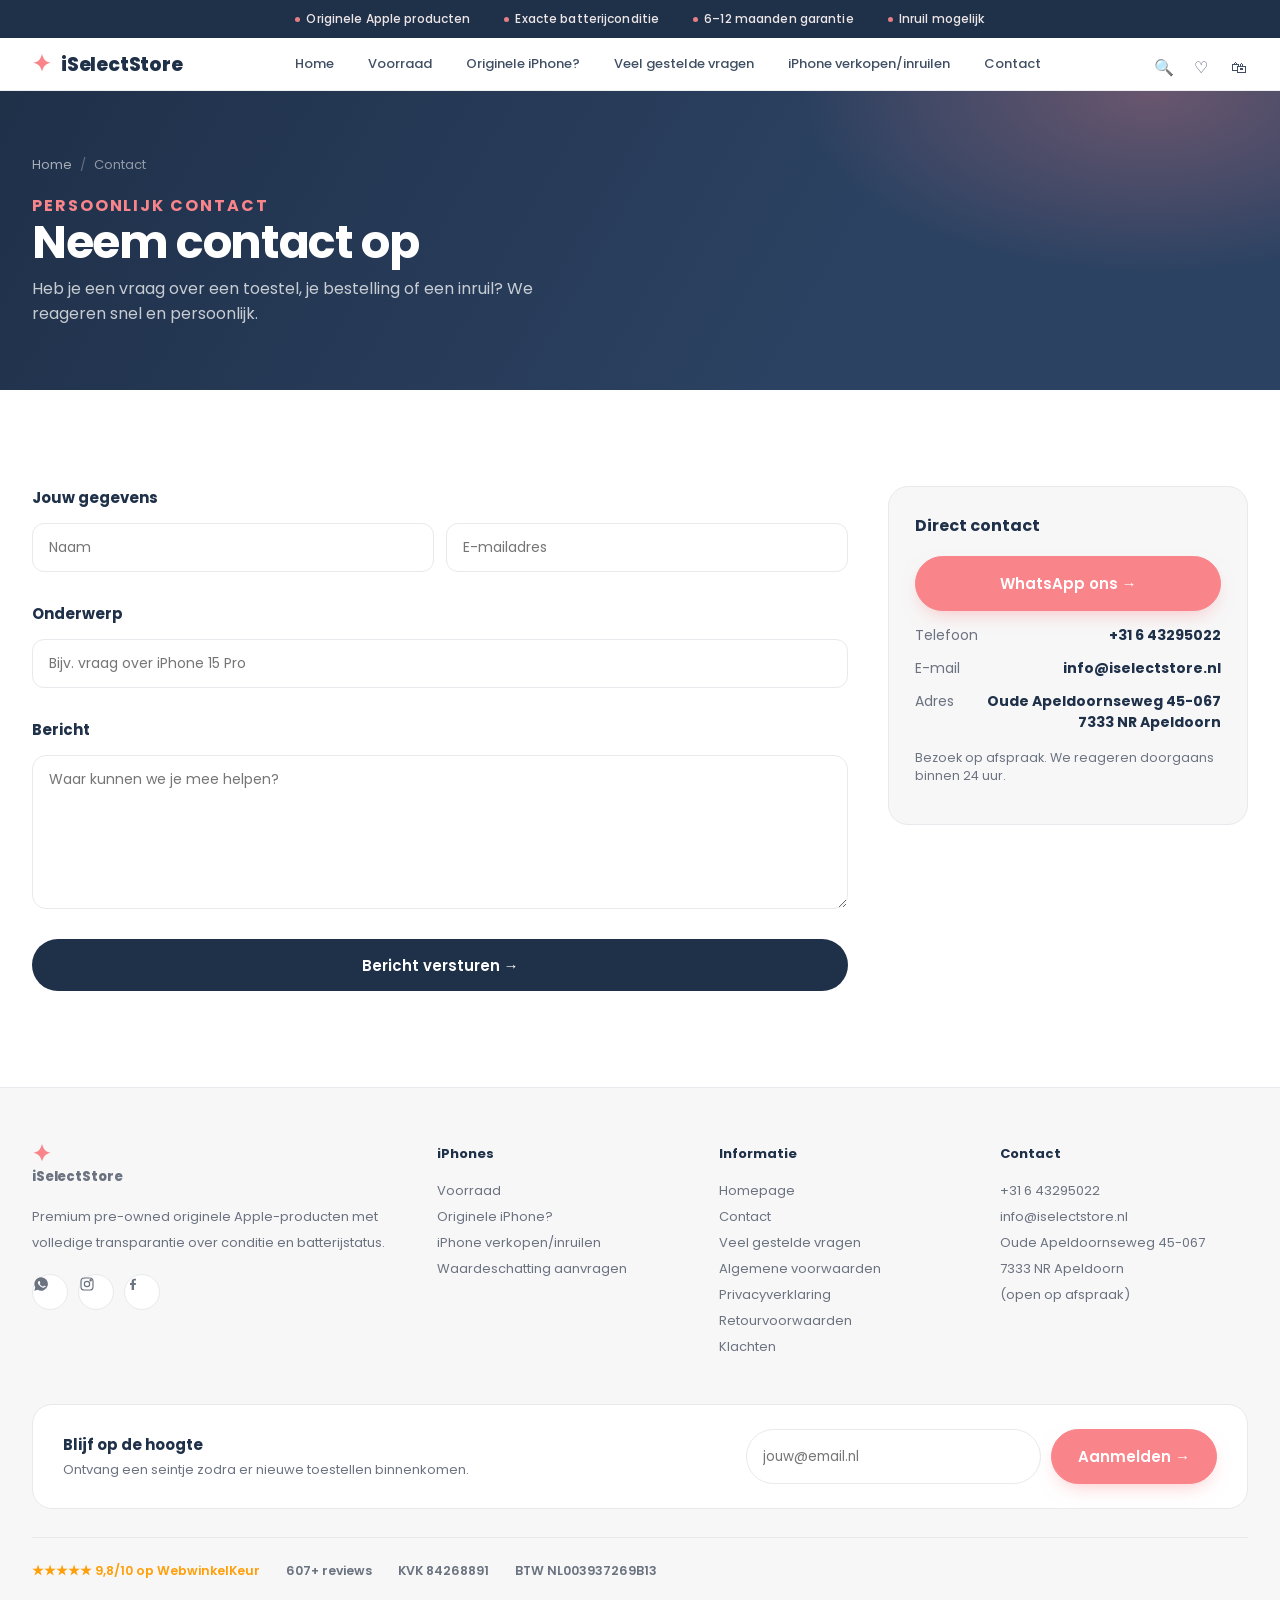
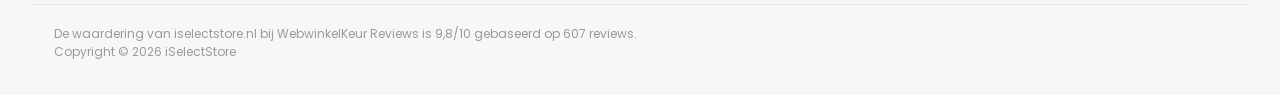
<file: contact.html>
<!doctype html>
<html lang="nl">
<head>
<meta charset="utf-8">
<meta name="viewport" content="width=device-width,initial-scale=1,viewport-fit=cover">
<meta name="theme-color" content="#1f3049">
<title>Contact — iSelectStore</title>
<link rel="preconnect" href="https://fonts.googleapis.com">
<link rel="preconnect" href="https://fonts.gstatic.com" crossorigin>
<link href="https://fonts.googleapis.com/css2?family=Poppins:wght@400;500;600;700;800&display=swap" rel="stylesheet">
<link rel="stylesheet" href="styles.css">
</head>
<body>
<div class="top"><div class="topin"><span>Originele Apple producten</span><span>Exacte batterijconditie</span><span>6–12 maanden garantie</span><span>Inruil mogelijk</span></div></div>

<header id="siteHeader"><div class="nav">
  <a class="logo" href="index.html"><svg class="mark" viewBox="0 0 24 24"><path d="M12 0c.9 3.2 2 5.6 3.4 7.1C16.9 8.6 19.2 9.7 22.4 10.6c-3.2.9-5.5 2-7 3.5C13.9 15.6 12.8 18 12 21.1c-.8-3.1-1.9-5.5-3.4-7C7.1 12.6 4.8 11.5 1.6 10.6c3.2-.9 5.5-2 7-3.5C10.1 5.6 11.2 3.2 12 0z"/></svg>iSelectStore</a>
  <nav class="links"><a href="index.html">Home</a><a href="shop.html">Voorraad</a><a href="originele-iphone.html">Originele iPhone?</a><a href="faq.html">Veel gestelde vragen</a><a class="js-tradein-trigger" href="#">iPhone verkopen/inruilen</a><a href="contact.html">Contact</a></nav>
  <div class="icons">
    <button class="ic" aria-label="Zoeken">🔍</button>
    <button class="ic" aria-label="Favorieten">♡</button>
    <a class="ic" href="cart.html" aria-label="Winkelwagen">🛍<span class="count">0</span></a>
    <button class="burger" id="burger" aria-label="Menu"><span></span><span></span><span></span></button>
  </div>
</div></header>

<nav class="mnav" id="mnav">
  <a href="index.html">Home</a><a href="shop.html">Voorraad</a><a href="originele-iphone.html">Originele iPhone?</a><a href="faq.html">Veel gestelde vragen</a><a class="js-tradein-trigger" href="#">iPhone verkopen/inruilen</a><a href="contact.html">Contact</a>
  <a class="btn primary">Bekijk voorraad →</a>
</nav>

<main>
<section class="shopHero"><div class="wrap">
  <div class="breadcrumb"><a href="index.html">Home</a><span>/</span><span style="color:#fff">Contact</span></div>
  <p class="eyebrow">Persoonlijk contact</p>
  <h1>Neem contact op</h1>
  <p>Heb je een vraag over een toestel, je bestelling of een inruil? We reageren snel en persoonlijk.</p>
</div></section>

<section><div class="wrap reveal">
  <div class="cartLayout">
    <div>
      <form class="contactForm" id="contactForm">
        <div class="checkoutBlock">
          <h3>Jouw gegevens</h3>
          <div class="formGrid">
            <input placeholder="Naam" required>
            <input type="email" placeholder="E-mailadres" required>
          </div>
        </div>
        <div class="checkoutBlock">
          <h3>Onderwerp</h3>
          <div class="formRow"><input placeholder="Bijv. vraag over iPhone 15 Pro" required></div>
        </div>
        <div class="checkoutBlock">
          <h3>Bericht</h3>
          <div class="formRow"><textarea rows="6" placeholder="Waar kunnen we je mee helpen?" required style="width:100%;padding:13px 16px;border:1.5px solid var(--line);border-radius:14px;font-family:inherit;font-size:14px;resize:vertical"></textarea></div>
        </div>
        <button class="add" type="submit" style="width:100%;height:52px;font-size:15px">Bericht versturen →</button>
      </form>
    </div>

    <aside class="cartSummary">
      <h3>Direct contact</h3>
      <a href="https://wa.me/31643295022" target="_blank" rel="noopener" class="btn primary" style="width:100%;justify-content:center;margin-bottom:14px">WhatsApp ons →</a>
      <div class="sumRow"><span>Telefoon</span><b>+31 6 43295022</b></div>
      <div class="sumRow"><span>E-mail</span><b>info@iselectstore.nl</b></div>
      <div class="sumRow" style="margin-bottom:0"><span>Adres</span><b style="text-align:right">Oude Apeldoornseweg 45-067<br>7333 NR Apeldoorn</b></div>
      <p style="color:var(--muted);font-size:12.5px;margin-top:16px">Bezoek op afspraak. We reageren doorgaans binnen 24 uur.</p>
    </aside>
  </div>
</div></section>
</main>


<footer><div class="wrap">
  <div class="footer">
    <div class="footerBrand"><a class="logo" href="index.html"><svg class="mark" viewBox="0 0 24 24"><path d="M12 0c.9 3.2 2 5.6 3.4 7.1C16.9 8.6 19.2 9.7 22.4 10.6c-3.2.9-5.5 2-7 3.5C13.9 15.6 12.8 18 12 21.1c-.8-3.1-1.9-5.5-3.4-7C7.1 12.6 4.8 11.5 1.6 10.6c3.2-.9 5.5-2 7-3.5C10.1 5.6 11.2 3.2 12 0z"/></svg>iSelectStore</a>
      <p style="margin-top:14px">Premium pre-owned originele Apple-producten met volledige transparantie over conditie en batterijstatus.</p>
      <div class="socialRow">
        <a class="socialIc" href="https://wa.me/31643295022" target="_blank" rel="noopener" aria-label="WhatsApp"><svg viewBox="0 0 24 24" fill="currentColor"><path d="M12 2a10 10 0 00-8.6 15L2 22l5.2-1.4A10 10 0 1012 2zm5.9 14.3c-.2.6-1.2 1.2-1.7 1.3-.4.1-1 .1-1.6-.1-.4-.1-.9-.3-1.5-.6-2.7-1.2-4.5-3.9-4.6-4.1-.1-.2-1.1-1.5-1.1-2.8 0-1.3.7-2 .9-2.2.2-.2.5-.3.7-.3h.5c.2 0 .4 0 .6.4.2.5.7 1.8.8 1.9.1.2.1.3 0 .5-.1.2-.1.3-.3.5l-.4.5c-.1.2-.3.3-.1.6.2.3.9 1.4 1.9 2.3 1.3 1.1 2.4 1.5 2.7 1.6.3.1.5.1.7-.1.2-.2.7-.8.9-1.1.2-.3.4-.2.6-.1.2.1 1.5.7 1.8.8.3.1.5.2.5.3.1.2.1.6-.1 1.2z"/></svg></a>
        <a class="socialIc" href="#" aria-label="Instagram"><svg viewBox="0 0 24 24" fill="none" stroke="currentColor" stroke-width="1.8"><rect x="3" y="3" width="18" height="18" rx="5"/><circle cx="12" cy="12" r="4"/><circle cx="17.5" cy="6.5" r="1"/></svg></a>
        <a class="socialIc" href="#" aria-label="Facebook"><svg viewBox="0 0 24 24" fill="currentColor"><path d="M13.5 21v-7.5H16l.4-3H13.5V8.4c0-.9.2-1.5 1.5-1.5H16.5V4.2C16.2 4.1 15.2 4 14 4c-2.4 0-4 1.5-4 4.1v2.4H7.5v3H10V21h3.5z"/></svg></a>
      </div>
    </div>
    <div><h4>iPhones</h4><a href="shop.html">Voorraad</a><a href="originele-iphone.html">Originele iPhone?</a><a class="js-tradein-trigger" href="#">iPhone verkopen/inruilen</a><a class="js-tradein-trigger" href="#">Waardeschatting aanvragen</a></div>
    <div><h4>Informatie</h4><a href="index.html">Homepage</a><a href="contact.html">Contact</a><a href="faq.html">Veel gestelde vragen</a><a href="#">Algemene voorwaarden</a><a href="#">Privacyverklaring</a><a href="#">Retourvoorwaarden</a><a href="#">Klachten</a></div>
    <div><h4>Contact</h4><p>+31 6 43295022</p><p>info@iselectstore.nl</p><p>Oude Apeldoornseweg 45-067<br>7333 NR Apeldoorn<br>(open op afspraak)</p></div>
  </div>

  <div class="newsletter">
    <div><b>Blijf op de hoogte</b><p>Ontvang een seintje zodra er nieuwe toestellen binnenkomen.</p></div>
    <form class="newsletterForm" id="newsletterForm">
      <input type="email" placeholder="jouw@email.nl" required>
      <button class="btn primary" type="submit">Aanmelden →</button>
    </form>
  </div>

  <div class="footerBadges">
    <span>★★★★★ 9,8/10 op WebwinkelKeur</span><span>607+ reviews</span><span>KVK 84268891</span><span>BTW NL003937269B13</span>
  </div>

  <div class="finePrint">De waardering van iselectstore.nl bij WebwinkelKeur Reviews is 9,8/10 gebaseerd op 607 reviews.<br>Copyright © 2026 iSelectStore</div>
</div></footer>

<script src="cart.js"></script>
<script src="main.js"></script>
<script src="tradein.js"></script>
</body>
</html>
</file>
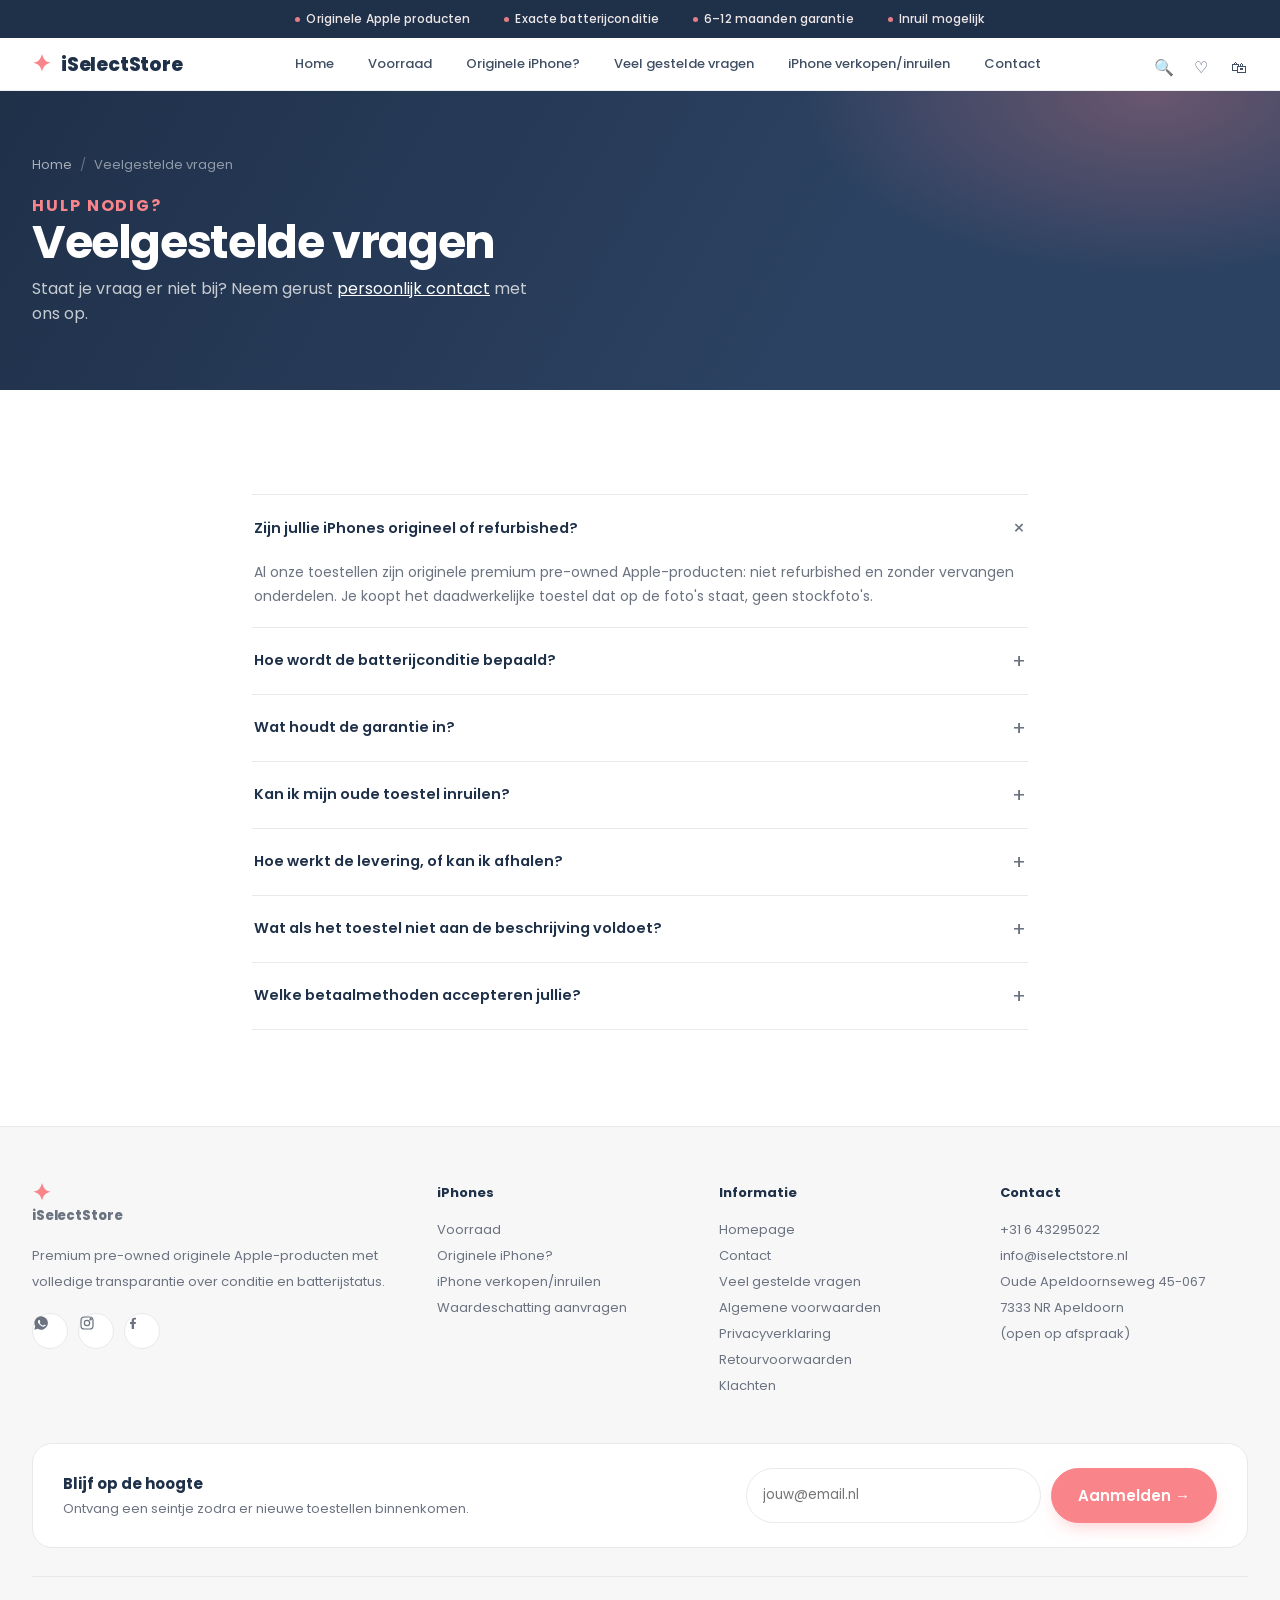
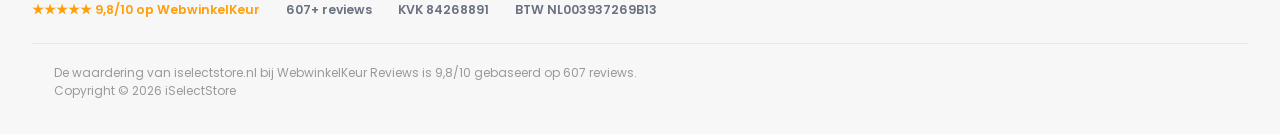
<file: faq.html>
<!doctype html>
<html lang="nl">
<head>
<meta charset="utf-8">
<meta name="viewport" content="width=device-width,initial-scale=1,viewport-fit=cover">
<meta name="theme-color" content="#1f3049">
<title>Veelgestelde vragen — iSelectStore</title>
<link rel="preconnect" href="https://fonts.googleapis.com">
<link rel="preconnect" href="https://fonts.gstatic.com" crossorigin>
<link href="https://fonts.googleapis.com/css2?family=Poppins:wght@400;500;600;700;800&display=swap" rel="stylesheet">
<link rel="stylesheet" href="styles.css">
</head>
<body>
<div class="top"><div class="topin"><span>Originele Apple producten</span><span>Exacte batterijconditie</span><span>6–12 maanden garantie</span><span>Inruil mogelijk</span></div></div>

<header id="siteHeader"><div class="nav">
  <a class="logo" href="index.html"><svg class="mark" viewBox="0 0 24 24"><path d="M12 0c.9 3.2 2 5.6 3.4 7.1C16.9 8.6 19.2 9.7 22.4 10.6c-3.2.9-5.5 2-7 3.5C13.9 15.6 12.8 18 12 21.1c-.8-3.1-1.9-5.5-3.4-7C7.1 12.6 4.8 11.5 1.6 10.6c3.2-.9 5.5-2 7-3.5C10.1 5.6 11.2 3.2 12 0z"/></svg>iSelectStore</a>
  <nav class="links"><a href="index.html">Home</a><a href="shop.html">Voorraad</a><a href="originele-iphone.html">Originele iPhone?</a><a href="faq.html">Veel gestelde vragen</a><a class="js-tradein-trigger" href="#">iPhone verkopen/inruilen</a><a href="contact.html">Contact</a></nav>
  <div class="icons">
    <button class="ic" aria-label="Zoeken">🔍</button>
    <button class="ic" aria-label="Favorieten">♡</button>
    <a class="ic" href="cart.html" aria-label="Winkelwagen">🛍<span class="count">0</span></a>
    <button class="burger" id="burger" aria-label="Menu"><span></span><span></span><span></span></button>
  </div>
</div></header>

<nav class="mnav" id="mnav">
  <a href="index.html">Home</a><a href="shop.html">Voorraad</a><a href="originele-iphone.html">Originele iPhone?</a><a href="faq.html">Veel gestelde vragen</a><a class="js-tradein-trigger" href="#">iPhone verkopen/inruilen</a><a href="contact.html">Contact</a>
  <a class="btn primary">Bekijk voorraad →</a>
</nav>

<main>
<section class="shopHero"><div class="wrap">
  <div class="breadcrumb"><a href="index.html">Home</a><span>/</span><span style="color:#fff">Veelgestelde vragen</span></div>
  <p class="eyebrow">Hulp nodig?</p>
  <h1>Veelgestelde vragen</h1>
  <p>Staat je vraag er niet bij? Neem gerust <a href="contact.html" style="color:#fff;text-decoration:underline">persoonlijk contact</a> met ons op.</p>
</div></section>

<section><div class="wrap reveal" style="max-width:820px">
  <div class="accordion" style="border-top:1px solid var(--line)">
    <div class="accItem open">
      <div class="accHead">Zijn jullie iPhones origineel of refurbished?</div>
      <div class="accBody" style="max-height:200px"><p>Al onze toestellen zijn originele premium pre-owned Apple-producten: niet refurbished en zonder vervangen onderdelen. Je koopt het daadwerkelijke toestel dat op de foto's staat, geen stockfoto's.</p></div>
    </div>
    <div class="accItem">
      <div class="accHead">Hoe wordt de batterijconditie bepaald?</div>
      <div class="accBody"><p>We meten de batterijcapaciteit met de originele Apple-diagnosetools en vermelden dit percentage duidelijk bij elk product. Zo weet je precies wat je koopt, zonder verrassingen achteraf.</p></div>
    </div>
    <div class="accItem">
      <div class="accHead">Wat houdt de garantie in?</div>
      <div class="accBody"><p>Elk toestel wordt geleverd met 6 tot 12 maanden garantie, afhankelijk van het product. Mocht er onverhoopt iets mis zijn, dan lossen we dat persoonlijk en snel voor je op.</p></div>
    </div>
    <div class="accItem">
      <div class="accHead">Kan ik mijn oude toestel inruilen?</div>
      <div class="accBody"><p>Zeker! Gebruik onze <a href="#" class="js-tradein-trigger" style="color:var(--coral-ink);font-weight:600">inruil-waardeschatter</a> voor een indicatie van de waarde, en vraag deze vervolgens direct aan via WhatsApp.</p></div>
    </div>
    <div class="accItem">
      <div class="accHead">Hoe werkt de levering, of kan ik afhalen?</div>
      <div class="accBody"><p>We verzenden gratis binnen Nederland. Liever persoonlijk afhalen? Dat kan op afspraak in Apeldoorn — dan zie je het toestel meteen zelf.</p></div>
    </div>
    <div class="accItem">
      <div class="accHead">Wat als het toestel niet aan de beschrijving voldoet?</div>
      <div class="accBody"><p>Dat willen we natuurlijk niet. Neem direct contact op, dan zoeken we samen naar een passende oplossing — ruilen, repareren of retourneren.</p></div>
    </div>
    <div class="accItem">
      <div class="accHead">Welke betaalmethoden accepteren jullie?</div>
      <div class="accBody"><p>Je kunt veilig afrekenen met iDEAL, creditcard of achteraf betalen via Klarna.</p></div>
    </div>
  </div>
</div></section>
</main>


<footer><div class="wrap">
  <div class="footer">
    <div class="footerBrand"><a class="logo" href="index.html"><svg class="mark" viewBox="0 0 24 24"><path d="M12 0c.9 3.2 2 5.6 3.4 7.1C16.9 8.6 19.2 9.7 22.4 10.6c-3.2.9-5.5 2-7 3.5C13.9 15.6 12.8 18 12 21.1c-.8-3.1-1.9-5.5-3.4-7C7.1 12.6 4.8 11.5 1.6 10.6c3.2-.9 5.5-2 7-3.5C10.1 5.6 11.2 3.2 12 0z"/></svg>iSelectStore</a>
      <p style="margin-top:14px">Premium pre-owned originele Apple-producten met volledige transparantie over conditie en batterijstatus.</p>
      <div class="socialRow">
        <a class="socialIc" href="https://wa.me/31643295022" target="_blank" rel="noopener" aria-label="WhatsApp"><svg viewBox="0 0 24 24" fill="currentColor"><path d="M12 2a10 10 0 00-8.6 15L2 22l5.2-1.4A10 10 0 1012 2zm5.9 14.3c-.2.6-1.2 1.2-1.7 1.3-.4.1-1 .1-1.6-.1-.4-.1-.9-.3-1.5-.6-2.7-1.2-4.5-3.9-4.6-4.1-.1-.2-1.1-1.5-1.1-2.8 0-1.3.7-2 .9-2.2.2-.2.5-.3.7-.3h.5c.2 0 .4 0 .6.4.2.5.7 1.8.8 1.9.1.2.1.3 0 .5-.1.2-.1.3-.3.5l-.4.5c-.1.2-.3.3-.1.6.2.3.9 1.4 1.9 2.3 1.3 1.1 2.4 1.5 2.7 1.6.3.1.5.1.7-.1.2-.2.7-.8.9-1.1.2-.3.4-.2.6-.1.2.1 1.5.7 1.8.8.3.1.5.2.5.3.1.2.1.6-.1 1.2z"/></svg></a>
        <a class="socialIc" href="#" aria-label="Instagram"><svg viewBox="0 0 24 24" fill="none" stroke="currentColor" stroke-width="1.8"><rect x="3" y="3" width="18" height="18" rx="5"/><circle cx="12" cy="12" r="4"/><circle cx="17.5" cy="6.5" r="1"/></svg></a>
        <a class="socialIc" href="#" aria-label="Facebook"><svg viewBox="0 0 24 24" fill="currentColor"><path d="M13.5 21v-7.5H16l.4-3H13.5V8.4c0-.9.2-1.5 1.5-1.5H16.5V4.2C16.2 4.1 15.2 4 14 4c-2.4 0-4 1.5-4 4.1v2.4H7.5v3H10V21h3.5z"/></svg></a>
      </div>
    </div>
    <div><h4>iPhones</h4><a href="shop.html">Voorraad</a><a href="originele-iphone.html">Originele iPhone?</a><a class="js-tradein-trigger" href="#">iPhone verkopen/inruilen</a><a class="js-tradein-trigger" href="#">Waardeschatting aanvragen</a></div>
    <div><h4>Informatie</h4><a href="index.html">Homepage</a><a href="contact.html">Contact</a><a href="faq.html">Veel gestelde vragen</a><a href="#">Algemene voorwaarden</a><a href="#">Privacyverklaring</a><a href="#">Retourvoorwaarden</a><a href="#">Klachten</a></div>
    <div><h4>Contact</h4><p>+31 6 43295022</p><p>info@iselectstore.nl</p><p>Oude Apeldoornseweg 45-067<br>7333 NR Apeldoorn<br>(open op afspraak)</p></div>
  </div>

  <div class="newsletter">
    <div><b>Blijf op de hoogte</b><p>Ontvang een seintje zodra er nieuwe toestellen binnenkomen.</p></div>
    <form class="newsletterForm" id="newsletterForm">
      <input type="email" placeholder="jouw@email.nl" required>
      <button class="btn primary" type="submit">Aanmelden →</button>
    </form>
  </div>

  <div class="footerBadges">
    <span>★★★★★ 9,8/10 op WebwinkelKeur</span><span>607+ reviews</span><span>KVK 84268891</span><span>BTW NL003937269B13</span>
  </div>

  <div class="finePrint">De waardering van iselectstore.nl bij WebwinkelKeur Reviews is 9,8/10 gebaseerd op 607 reviews.<br>Copyright © 2026 iSelectStore</div>
</div></footer>

<script src="cart.js"></script>
<script src="main.js"></script>
<script src="tradein.js"></script>
</body>
</html>
</file>
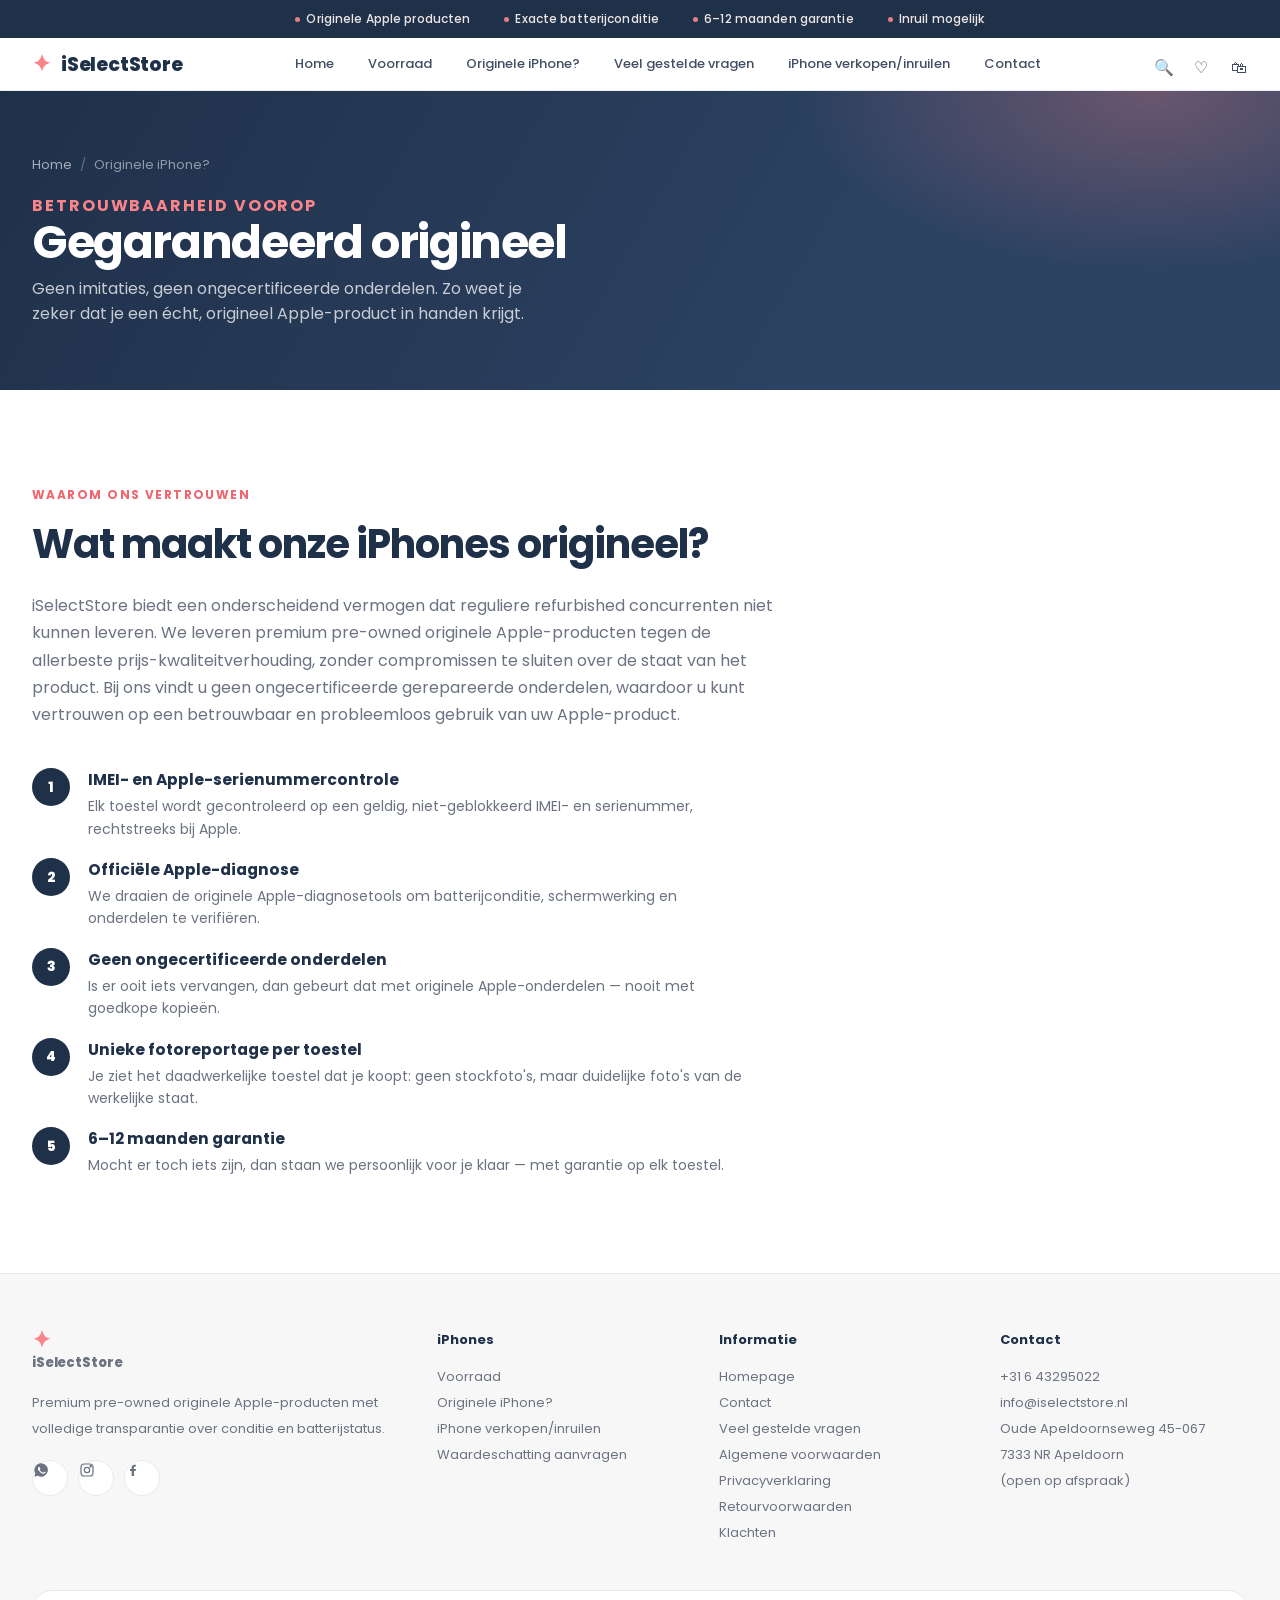
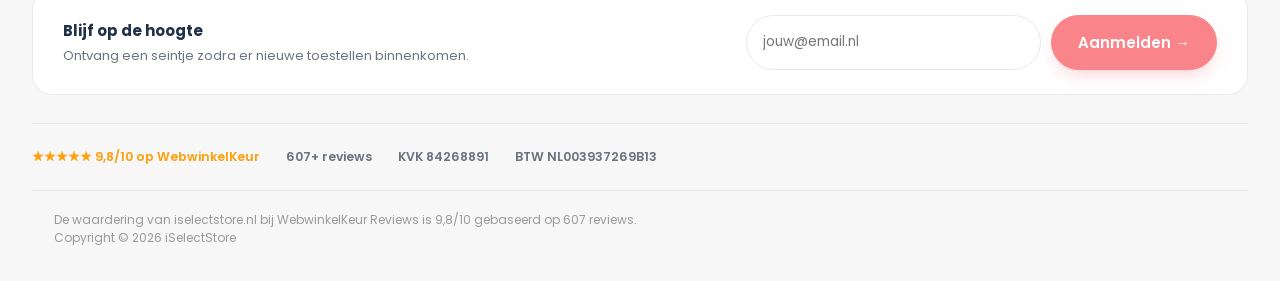
<file: originele-iphone.html>
<!doctype html>
<html lang="nl">
<head>
<meta charset="utf-8">
<meta name="viewport" content="width=device-width,initial-scale=1,viewport-fit=cover">
<meta name="theme-color" content="#1f3049">
<title>Originele iPhone? — iSelectStore</title>
<link rel="preconnect" href="https://fonts.googleapis.com">
<link rel="preconnect" href="https://fonts.gstatic.com" crossorigin>
<link href="https://fonts.googleapis.com/css2?family=Poppins:wght@400;500;600;700;800&display=swap" rel="stylesheet">
<link rel="stylesheet" href="styles.css">
<style>
.checklist{display:flex;flex-direction:column;gap:18px;max-width:720px}
.checkStep{display:flex;gap:18px;align-items:flex-start}
.checkNum{width:38px;height:38px;border-radius:50%;background:var(--navy);color:#fff;display:grid;place-items:center;font-weight:800;font-size:14px;flex:none}
.checkStep h4{margin:0 0 4px;color:var(--navy);font-size:15.5px}
.checkStep p{margin:0;color:var(--muted);font-size:14px;line-height:1.6}
</style>
</head>
<body>
<div class="top"><div class="topin"><span>Originele Apple producten</span><span>Exacte batterijconditie</span><span>6–12 maanden garantie</span><span>Inruil mogelijk</span></div></div>

<header id="siteHeader"><div class="nav">
  <a class="logo" href="index.html"><svg class="mark" viewBox="0 0 24 24"><path d="M12 0c.9 3.2 2 5.6 3.4 7.1C16.9 8.6 19.2 9.7 22.4 10.6c-3.2.9-5.5 2-7 3.5C13.9 15.6 12.8 18 12 21.1c-.8-3.1-1.9-5.5-3.4-7C7.1 12.6 4.8 11.5 1.6 10.6c3.2-.9 5.5-2 7-3.5C10.1 5.6 11.2 3.2 12 0z"/></svg>iSelectStore</a>
  <nav class="links"><a href="index.html">Home</a><a href="shop.html">Voorraad</a><a href="originele-iphone.html">Originele iPhone?</a><a href="faq.html">Veel gestelde vragen</a><a class="js-tradein-trigger" href="#">iPhone verkopen/inruilen</a><a href="contact.html">Contact</a></nav>
  <div class="icons">
    <button class="ic" aria-label="Zoeken">🔍</button>
    <button class="ic" aria-label="Favorieten">♡</button>
    <a class="ic" href="cart.html" aria-label="Winkelwagen">🛍<span class="count">0</span></a>
    <button class="burger" id="burger" aria-label="Menu"><span></span><span></span><span></span></button>
  </div>
</div></header>

<nav class="mnav" id="mnav">
  <a href="index.html">Home</a><a href="shop.html">Voorraad</a><a href="originele-iphone.html">Originele iPhone?</a><a href="faq.html">Veel gestelde vragen</a><a class="js-tradein-trigger" href="#">iPhone verkopen/inruilen</a><a href="contact.html">Contact</a>
  <a class="btn primary">Bekijk voorraad →</a>
</nav>

<main>
<section class="shopHero"><div class="wrap">
  <div class="breadcrumb"><a href="index.html">Home</a><span>/</span><span style="color:#fff">Originele iPhone?</span></div>
  <p class="eyebrow">Betrouwbaarheid voorop</p>
  <h1>Gegarandeerd origineel</h1>
  <p>Geen imitaties, geen ongecertificeerde onderdelen. Zo weet je zeker dat je een écht, origineel Apple-product in handen krijgt.</p>
</div></section>

<section><div class="wrap reveal">
  <p class="eyebrow">Waarom ons vertrouwen</p>
  <h2 style="margin-bottom:18px">Wat maakt onze iPhones origineel?</h2>
  <p class="sub" style="max-width:760px;font-size:16px;line-height:1.7;margin-bottom:40px">iSelectStore biedt een onderscheidend vermogen dat reguliere refurbished concurrenten niet kunnen leveren. We leveren premium pre-owned originele Apple-producten tegen de allerbeste prijs-kwaliteitverhouding, zonder compromissen te sluiten over de staat van het product. Bij ons vindt u geen ongecertificeerde gerepareerde onderdelen, waardoor u kunt vertrouwen op een betrouwbaar en probleemloos gebruik van uw Apple-product.</p>

  <div class="checklist">
    <div class="checkStep"><div class="checkNum">1</div><div><h4>IMEI- en Apple-serienummercontrole</h4><p>Elk toestel wordt gecontroleerd op een geldig, niet-geblokkeerd IMEI- en serienummer, rechtstreeks bij Apple.</p></div></div>
    <div class="checkStep"><div class="checkNum">2</div><div><h4>Officiële Apple-diagnose</h4><p>We draaien de originele Apple-diagnosetools om batterijconditie, schermwerking en onderdelen te verifiëren.</p></div></div>
    <div class="checkStep"><div class="checkNum">3</div><div><h4>Geen ongecertificeerde onderdelen</h4><p>Is er ooit iets vervangen, dan gebeurt dat met originele Apple-onderdelen — nooit met goedkope kopieën.</p></div></div>
    <div class="checkStep"><div class="checkNum">4</div><div><h4>Unieke fotoreportage per toestel</h4><p>Je ziet het daadwerkelijke toestel dat je koopt: geen stockfoto's, maar duidelijke foto's van de werkelijke staat.</p></div></div>
    <div class="checkStep"><div class="checkNum">5</div><div><h4>6–12 maanden garantie</h4><p>Mocht er toch iets zijn, dan staan we persoonlijk voor je klaar — met garantie op elk toestel.</p></div></div>
  </div>
</div></section>

</main>


<footer><div class="wrap">
  <div class="footer">
    <div class="footerBrand"><a class="logo" href="index.html"><svg class="mark" viewBox="0 0 24 24"><path d="M12 0c.9 3.2 2 5.6 3.4 7.1C16.9 8.6 19.2 9.7 22.4 10.6c-3.2.9-5.5 2-7 3.5C13.9 15.6 12.8 18 12 21.1c-.8-3.1-1.9-5.5-3.4-7C7.1 12.6 4.8 11.5 1.6 10.6c3.2-.9 5.5-2 7-3.5C10.1 5.6 11.2 3.2 12 0z"/></svg>iSelectStore</a>
      <p style="margin-top:14px">Premium pre-owned originele Apple-producten met volledige transparantie over conditie en batterijstatus.</p>
      <div class="socialRow">
        <a class="socialIc" href="https://wa.me/31643295022" target="_blank" rel="noopener" aria-label="WhatsApp"><svg viewBox="0 0 24 24" fill="currentColor"><path d="M12 2a10 10 0 00-8.6 15L2 22l5.2-1.4A10 10 0 1012 2zm5.9 14.3c-.2.6-1.2 1.2-1.7 1.3-.4.1-1 .1-1.6-.1-.4-.1-.9-.3-1.5-.6-2.7-1.2-4.5-3.9-4.6-4.1-.1-.2-1.1-1.5-1.1-2.8 0-1.3.7-2 .9-2.2.2-.2.5-.3.7-.3h.5c.2 0 .4 0 .6.4.2.5.7 1.8.8 1.9.1.2.1.3 0 .5-.1.2-.1.3-.3.5l-.4.5c-.1.2-.3.3-.1.6.2.3.9 1.4 1.9 2.3 1.3 1.1 2.4 1.5 2.7 1.6.3.1.5.1.7-.1.2-.2.7-.8.9-1.1.2-.3.4-.2.6-.1.2.1 1.5.7 1.8.8.3.1.5.2.5.3.1.2.1.6-.1 1.2z"/></svg></a>
        <a class="socialIc" href="#" aria-label="Instagram"><svg viewBox="0 0 24 24" fill="none" stroke="currentColor" stroke-width="1.8"><rect x="3" y="3" width="18" height="18" rx="5"/><circle cx="12" cy="12" r="4"/><circle cx="17.5" cy="6.5" r="1"/></svg></a>
        <a class="socialIc" href="#" aria-label="Facebook"><svg viewBox="0 0 24 24" fill="currentColor"><path d="M13.5 21v-7.5H16l.4-3H13.5V8.4c0-.9.2-1.5 1.5-1.5H16.5V4.2C16.2 4.1 15.2 4 14 4c-2.4 0-4 1.5-4 4.1v2.4H7.5v3H10V21h3.5z"/></svg></a>
      </div>
    </div>
    <div><h4>iPhones</h4><a href="shop.html">Voorraad</a><a href="originele-iphone.html">Originele iPhone?</a><a class="js-tradein-trigger" href="#">iPhone verkopen/inruilen</a><a class="js-tradein-trigger" href="#">Waardeschatting aanvragen</a></div>
    <div><h4>Informatie</h4><a href="index.html">Homepage</a><a href="contact.html">Contact</a><a href="faq.html">Veel gestelde vragen</a><a href="#">Algemene voorwaarden</a><a href="#">Privacyverklaring</a><a href="#">Retourvoorwaarden</a><a href="#">Klachten</a></div>
    <div><h4>Contact</h4><p>+31 6 43295022</p><p>info@iselectstore.nl</p><p>Oude Apeldoornseweg 45-067<br>7333 NR Apeldoorn<br>(open op afspraak)</p></div>
  </div>

  <div class="newsletter">
    <div><b>Blijf op de hoogte</b><p>Ontvang een seintje zodra er nieuwe toestellen binnenkomen.</p></div>
    <form class="newsletterForm" id="newsletterForm">
      <input type="email" placeholder="jouw@email.nl" required>
      <button class="btn primary" type="submit">Aanmelden →</button>
    </form>
  </div>

  <div class="footerBadges">
    <span>★★★★★ 9,8/10 op WebwinkelKeur</span><span>607+ reviews</span><span>KVK 84268891</span><span>BTW NL003937269B13</span>
  </div>

  <div class="finePrint">De waardering van iselectstore.nl bij WebwinkelKeur Reviews is 9,8/10 gebaseerd op 607 reviews.<br>Copyright © 2026 iSelectStore</div>
</div></footer>

<script src="cart.js"></script>
<script src="main.js"></script>
<script src="tradein.js"></script>
</body>
</html>
</file>
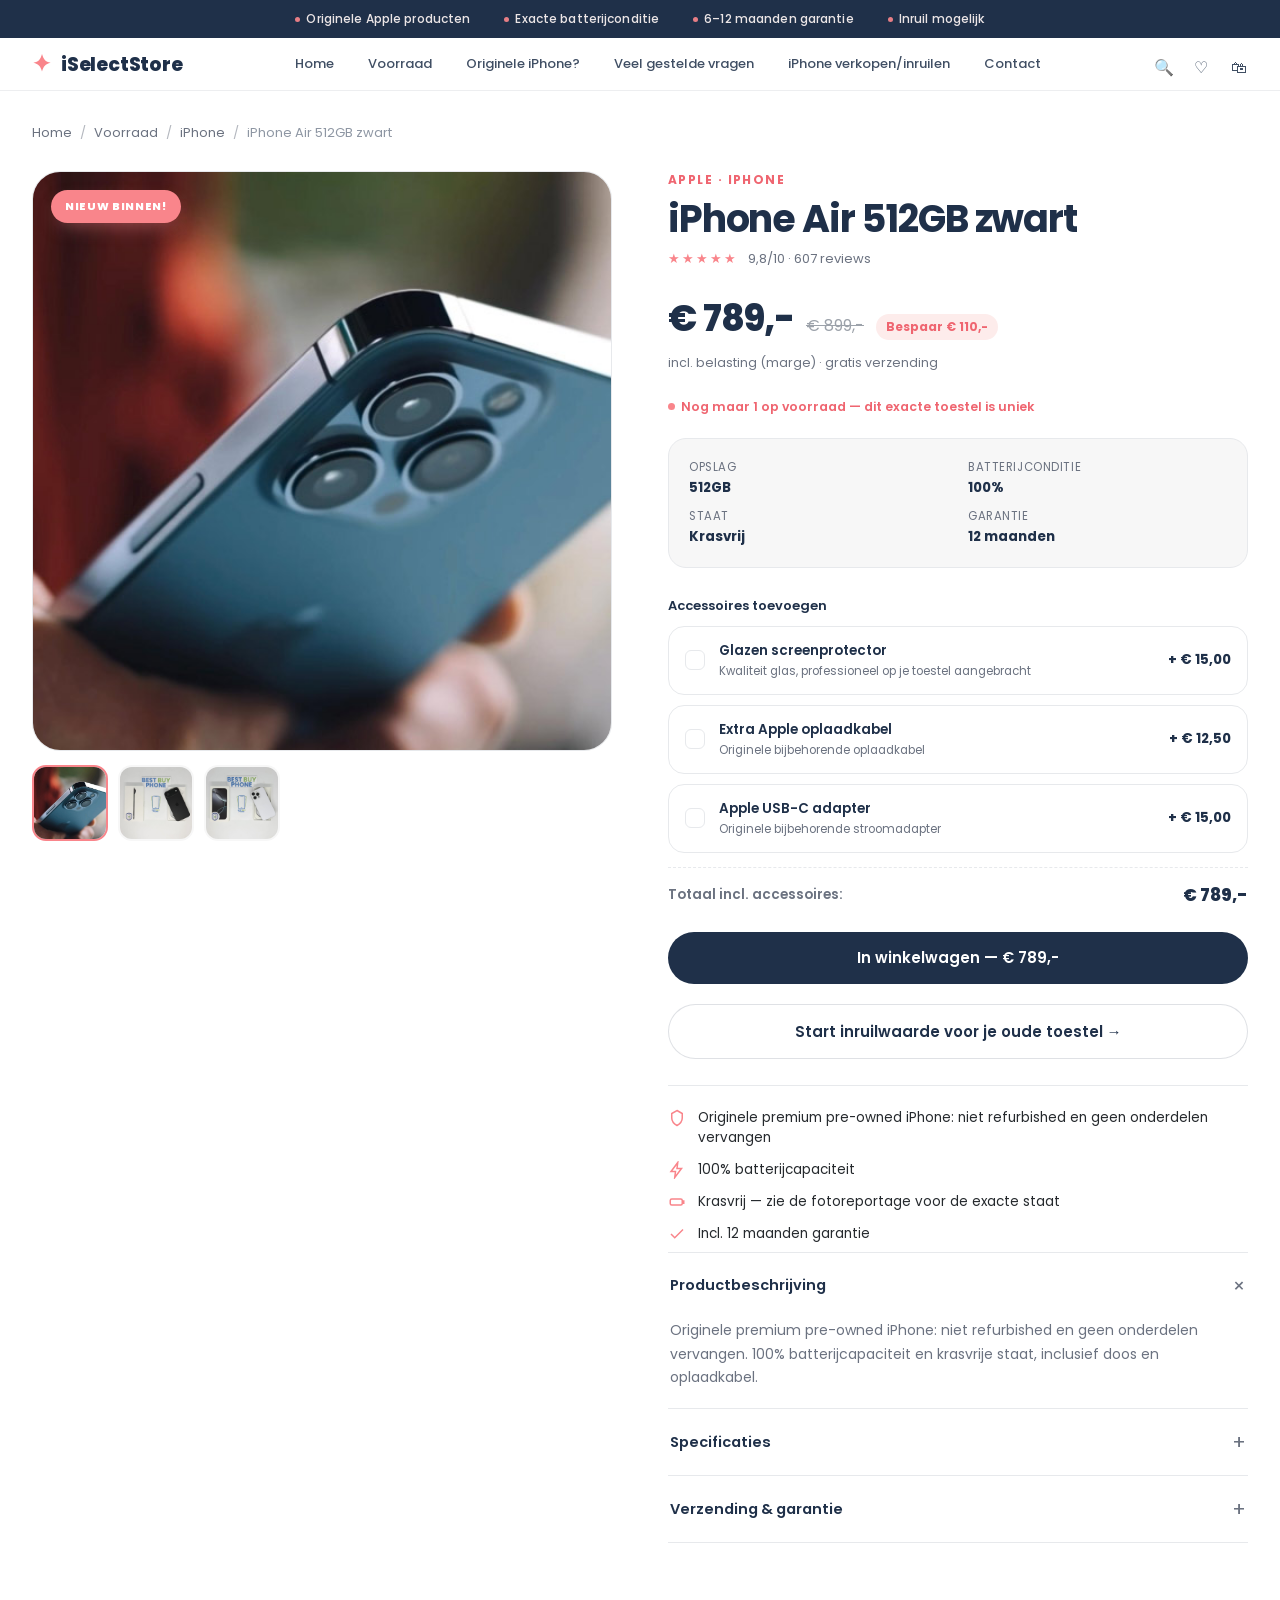
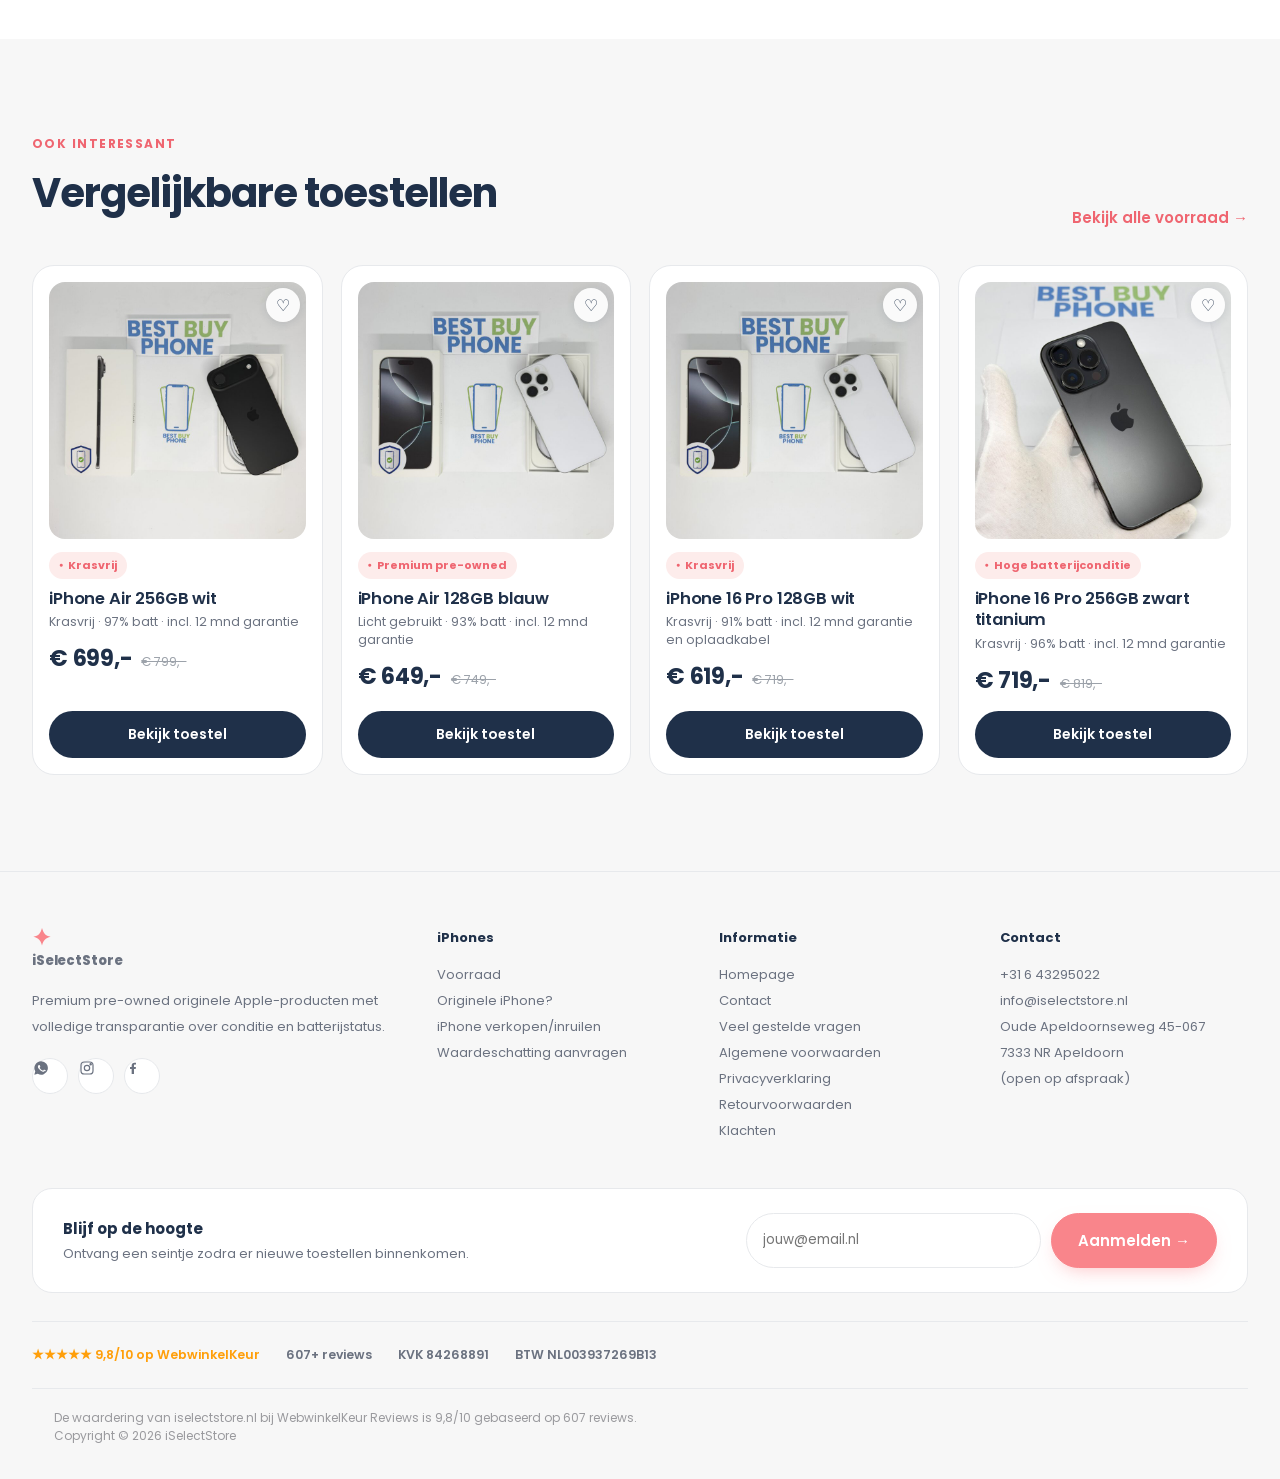
<file: product.html>
<!doctype html>
<html lang="nl">
<head>
<meta charset="utf-8">
<meta name="viewport" content="width=device-width,initial-scale=1,viewport-fit=cover">
<meta name="theme-color" content="#1f3049">
<title id="pageTitle">iSelectStore</title>
<link rel="preconnect" href="https://fonts.googleapis.com">
<link rel="preconnect" href="https://fonts.gstatic.com" crossorigin>
<link href="https://fonts.googleapis.com/css2?family=Poppins:wght@400;500;600;700;800&display=swap" rel="stylesheet">
<link rel="stylesheet" href="styles.css">
</head>
<body>
<div class="top"><div class="topin"><span>Originele Apple producten</span><span>Exacte batterijconditie</span><span>6–12 maanden garantie</span><span>Inruil mogelijk</span></div></div>

<header id="siteHeader"><div class="nav">
  <a class="logo" href="index.html"><svg class="mark" viewBox="0 0 24 24"><path d="M12 0c.9 3.2 2 5.6 3.4 7.1C16.9 8.6 19.2 9.7 22.4 10.6c-3.2.9-5.5 2-7 3.5C13.9 15.6 12.8 18 12 21.1c-.8-3.1-1.9-5.5-3.4-7C7.1 12.6 4.8 11.5 1.6 10.6c3.2-.9 5.5-2 7-3.5C10.1 5.6 11.2 3.2 12 0z"/></svg>iSelectStore</a>
  <nav class="links"><a href="index.html">Home</a><a href="shop.html">Voorraad</a><a href="originele-iphone.html">Originele iPhone?</a><a href="faq.html">Veel gestelde vragen</a><a class="js-tradein-trigger" href="#">iPhone verkopen/inruilen</a><a href="contact.html">Contact</a></nav>
  <div class="icons">
    <button class="ic" aria-label="Zoeken">🔍</button>
    <button class="ic" aria-label="Favorieten">♡</button>
    <a class="ic" href="cart.html" aria-label="Winkelwagen">🛍<span class="count">0</span></a>
    <button class="burger" id="burger" aria-label="Menu"><span></span><span></span><span></span></button>
  </div>
</div></header>

<nav class="mnav" id="mnav">
  <a href="index.html">Home</a><a href="shop.html">Voorraad</a><a href="originele-iphone.html">Originele iPhone?</a><a href="faq.html">Veel gestelde vragen</a><a class="js-tradein-trigger" href="#">iPhone verkopen/inruilen</a><a href="contact.html">Contact</a>
  <a class="btn primary">Bekijk voorraad →</a>
</nav>

<main>
<section style="padding-top:32px;padding-bottom:0"><div class="wrap">
  <div class="breadcrumb" id="breadcrumb"></div>
</div></section>

<section style="padding-top:0"><div class="wrap">
  <div class="pdp">
    <div class="gallery">
      <div class="galleryMain">
        <span class="ribbon">Nieuw binnen!</span>
        <img id="mainImg" src="" alt="">
      </div>
      <div class="thumbs" id="thumbs"></div>
    </div>

    <div class="pdpInfo">
      <b class="brand" id="brand">Apple</b>
      <h1 id="pdpTitle"></h1>
      <div class="pdpRating"><span class="stars">★★★★★</span><span>9,8/10 · 607 reviews</span></div>

      <div class="pdpPrice"><b id="pdpPrice"></b><span class="old" id="pdpOld"></span><span class="pdpSaving" id="pdpSaving"></span></div>
      <p class="pdpTaxNote">incl. belasting (marge) · gratis verzending</p>
      <p class="stockNote">Nog maar 1 op voorraad — dit exacte toestel is uniek</p>

      <div class="specs" id="specsGrid"></div>

      <div class="optionGroup">
        <label>Accessoires toevoegen</label>
        <div class="accessories">
          <label class="accessory">
            <input type="checkbox" data-price="15">
            <span class="accCheck"></span>
            <span class="accInfo"><b>Glazen screenprotector</b><small>Kwaliteit glas, professioneel op je toestel aangebracht</small></span>
            <span class="accPrice">+ € 15,00</span>
          </label>
          <label class="accessory">
            <input type="checkbox" data-price="12.50">
            <span class="accCheck"></span>
            <span class="accInfo"><b>Extra Apple oplaadkabel</b><small>Originele bijbehorende oplaadkabel</small></span>
            <span class="accPrice">+ € 12,50</span>
          </label>
          <label class="accessory">
            <input type="checkbox" data-price="15">
            <span class="accCheck"></span>
            <span class="accInfo"><b>Apple USB-C adapter</b><small>Originele bijbehorende stroomadapter</small></span>
            <span class="accPrice">+ € 15,00</span>
          </label>
        </div>
        <div class="accTotal">Totaal incl. accessoires: <b class="js-total">€ 0,-</b></div>
      </div>

      <div class="buyRow">
        <button class="add" id="addToCart">In winkelwagen — <span class="js-total-inline">€ 0,-</span></button>
      </div>
      <a class="btn js-tradein-trigger" style="width:100%;margin-bottom:26px" href="#">Start inruilwaarde voor je oude toestel →</a>

      <div class="pdpFeatures" id="pdpFeatures"></div>

      <div class="accordion">
        <div class="accItem open">
          <div class="accHead">Productbeschrijving</div>
          <div class="accBody" style="max-height:200px"><p id="pdpDescription"></p></div>
        </div>
        <div class="accItem">
          <div class="accHead">Specificaties</div>
          <div class="accBody"><ul id="specsList"></ul></div>
        </div>
        <div class="accItem">
          <div class="accHead">Verzending & garantie</div>
          <div class="accBody">
            <p>Gratis verzending binnen Nederland, of persoonlijk afhalen op afspraak in Apeldoorn. Elk toestel wordt geleverd met garantie en persoonlijke service via WhatsApp of telefoon.</p>
          </div>
        </div>
      </div>
    </div>
  </div>
</div></section>

<section style="background:var(--ivory)"><div class="wrap reveal">
  <div class="head"><div><p class="eyebrow">Ook interessant</p><h2>Vergelijkbare toestellen</h2></div><a class="link" href="shop.html">Bekijk alle voorraad →</a></div>
  <div class="products" id="relatedGrid"></div>
</div></section>
</main>


<div class="mobileBuy" id="mobileBuy">
  <div class="mbPrice"><b class="js-total">€ 0,-</b><span id="mbOld"></span></div>
  <button class="add" id="addToCartMobile">In winkelwagen</button>
</div>

<footer><div class="wrap">
  <div class="footer">
    <div class="footerBrand"><a class="logo" href="index.html"><svg class="mark" viewBox="0 0 24 24"><path d="M12 0c.9 3.2 2 5.6 3.4 7.1C16.9 8.6 19.2 9.7 22.4 10.6c-3.2.9-5.5 2-7 3.5C13.9 15.6 12.8 18 12 21.1c-.8-3.1-1.9-5.5-3.4-7C7.1 12.6 4.8 11.5 1.6 10.6c3.2-.9 5.5-2 7-3.5C10.1 5.6 11.2 3.2 12 0z"/></svg>iSelectStore</a>
      <p style="margin-top:14px">Premium pre-owned originele Apple-producten met volledige transparantie over conditie en batterijstatus.</p>
      <div class="socialRow">
        <a class="socialIc" href="https://wa.me/31643295022" target="_blank" rel="noopener" aria-label="WhatsApp"><svg viewBox="0 0 24 24" fill="currentColor"><path d="M12 2a10 10 0 00-8.6 15L2 22l5.2-1.4A10 10 0 1012 2zm5.9 14.3c-.2.6-1.2 1.2-1.7 1.3-.4.1-1 .1-1.6-.1-.4-.1-.9-.3-1.5-.6-2.7-1.2-4.5-3.9-4.6-4.1-.1-.2-1.1-1.5-1.1-2.8 0-1.3.7-2 .9-2.2.2-.2.5-.3.7-.3h.5c.2 0 .4 0 .6.4.2.5.7 1.8.8 1.9.1.2.1.3 0 .5-.1.2-.1.3-.3.5l-.4.5c-.1.2-.3.3-.1.6.2.3.9 1.4 1.9 2.3 1.3 1.1 2.4 1.5 2.7 1.6.3.1.5.1.7-.1.2-.2.7-.8.9-1.1.2-.3.4-.2.6-.1.2.1 1.5.7 1.8.8.3.1.5.2.5.3.1.2.1.6-.1 1.2z"/></svg></a>
        <a class="socialIc" href="#" aria-label="Instagram"><svg viewBox="0 0 24 24" fill="none" stroke="currentColor" stroke-width="1.8"><rect x="3" y="3" width="18" height="18" rx="5"/><circle cx="12" cy="12" r="4"/><circle cx="17.5" cy="6.5" r="1"/></svg></a>
        <a class="socialIc" href="#" aria-label="Facebook"><svg viewBox="0 0 24 24" fill="currentColor"><path d="M13.5 21v-7.5H16l.4-3H13.5V8.4c0-.9.2-1.5 1.5-1.5H16.5V4.2C16.2 4.1 15.2 4 14 4c-2.4 0-4 1.5-4 4.1v2.4H7.5v3H10V21h3.5z"/></svg></a>
      </div>
    </div>
    <div><h4>iPhones</h4><a href="shop.html">Voorraad</a><a href="originele-iphone.html">Originele iPhone?</a><a class="js-tradein-trigger" href="#">iPhone verkopen/inruilen</a><a class="js-tradein-trigger" href="#">Waardeschatting aanvragen</a></div>
    <div><h4>Informatie</h4><a href="index.html">Homepage</a><a href="contact.html">Contact</a><a href="faq.html">Veel gestelde vragen</a><a href="#">Algemene voorwaarden</a><a href="#">Privacyverklaring</a><a href="#">Retourvoorwaarden</a><a href="#">Klachten</a></div>
    <div><h4>Contact</h4><p>+31 6 43295022</p><p>info@iselectstore.nl</p><p>Oude Apeldoornseweg 45-067<br>7333 NR Apeldoorn<br>(open op afspraak)</p></div>
  </div>

  <div class="newsletter">
    <div><b>Blijf op de hoogte</b><p>Ontvang een seintje zodra er nieuwe toestellen binnenkomen.</p></div>
    <form class="newsletterForm" id="newsletterForm">
      <input type="email" placeholder="jouw@email.nl" required>
      <button class="btn primary" type="submit">Aanmelden →</button>
    </form>
  </div>

  <div class="footerBadges">
    <span>★★★★★ 9,8/10 op WebwinkelKeur</span><span>607+ reviews</span><span>KVK 84268891</span><span>BTW NL003937269B13</span>
  </div>

  <div class="finePrint">De waardering van iselectstore.nl bij WebwinkelKeur Reviews is 9,8/10 gebaseerd op 607 reviews.<br>Copyright © 2026 iSelectStore</div>
</div></footer>

<script src="products.js"></script>
<script src="cart.js"></script>
<script src="main.js"></script>
<script src="tradein.js"></script>
<script>
var params=new URLSearchParams(window.location.search);
var product=window.getProduct(params.get('id'));

document.getElementById('pageTitle').textContent=product.title+' — iSelectStore';
document.getElementById('breadcrumb').innerHTML=
  '<a href="index.html">Home</a><span>/</span><a href="shop.html">Voorraad</a><span>/</span>'+
  '<a href="shop.html">'+product.category+'</a><span>/</span>'+
  '<span style="color:var(--navy)">'+product.title+'</span>';

document.getElementById('mainImg').src=product.gallery[0];
document.getElementById('mainImg').alt=product.title;
document.getElementById('thumbs').innerHTML=product.gallery.map(function(src,i){
  return '<div class="thumb'+(i===0?' active':'')+'" data-img="'+src+'"><img src="'+src+'" alt="'+product.title+' foto '+(i+1)+'"></div>';
}).join('');

document.getElementById('brand').textContent='Apple · '+product.category;
document.getElementById('pdpTitle').textContent=product.title;
document.getElementById('pdpPrice').textContent=window.fmtPrice(product.price);
document.getElementById('pdpOld').textContent=window.fmtPrice(product.oldPrice);
document.getElementById('pdpSaving').textContent='Bespaar '+window.fmtPrice(product.oldPrice-product.price);
document.getElementById('mbOld').textContent=window.fmtPrice(product.oldPrice);

document.getElementById('specsGrid').innerHTML=
  '<div><small>Opslag</small><b>'+product.storage+'GB</b></div>'+
  '<div><small>Batterijconditie</small><b>'+product.battery+'%</b></div>'+
  '<div><small>Staat</small><b>'+product.condition+'</b></div>'+
  '<div><small>Garantie</small><b>'+product.warranty+'</b></div>';

document.getElementById('pdpDescription').textContent=product.description;
document.getElementById('specsList').innerHTML=
  '<li>Scherm: '+product.specs.scherm+'</li>'+
  '<li>Chip: '+product.specs.chip+'</li>'+
  '<li>Opslag: '+product.specs.opslag+'</li>'+
  '<li>Kleur: '+product.specs.kleur+'</li>'+
  '<li>Batterijconditie: '+product.battery+'%</li>';

document.getElementById('pdpFeatures').innerHTML=
  '<div class="pdpFeature"><svg viewBox="0 0 24 24" fill="none" stroke="currentColor" stroke-width="2"><path d="M12 2l7 4v6c0 5-3.5 8-7 10-3.5-2-7-5-7-10V6l7-4z"/></svg>Originele premium pre-owned '+product.category+': niet refurbished en geen onderdelen vervangen</div>'+
  '<div class="pdpFeature"><svg viewBox="0 0 24 24" fill="none" stroke="currentColor" stroke-width="2"><path d="M13 2L4 14h6l-1 8 9-12h-6l1-8z"/></svg>'+product.battery+'% batterijcapaciteit</div>'+
  '<div class="pdpFeature"><svg viewBox="0 0 24 24" fill="none" stroke="currentColor" stroke-width="2"><rect x="3" y="8" width="16" height="8" rx="2"/><path d="M19 10.5h2v3h-2"/></svg>'+product.condition+' — zie de fotoreportage voor de exacte staat</div>'+
  '<div class="pdpFeature"><svg viewBox="0 0 24 24" fill="none" stroke="currentColor" stroke-width="2"><path d="M20 6L9 17l-5-5"/></svg>Incl. '+product.warranty+' garantie</div>';

var related=window.PRODUCTS.filter(function(p){ return p.id!==product.id; });
related.sort(function(a,b){
  var aSame=a.category===product.category?0:1;
  var bSame=b.category===product.category?0:1;
  return aSame-bSame;
});
document.getElementById('relatedGrid').innerHTML=related.slice(0,4).map(window.renderProductCard).join('');

document.querySelectorAll('.thumb').forEach(function(t){
  t.addEventListener('click',function(){
    document.querySelectorAll('.thumb').forEach(function(x){x.classList.remove('active')});
    t.classList.add('active');
    document.getElementById('mainImg').src=t.dataset.img;
  });
});

var accChecks=document.querySelectorAll('.accessory input');
function currentTotal(){
  var total=product.price;
  accChecks.forEach(function(cb){ if(cb.checked) total+=parseFloat(cb.dataset.price); });
  return total;
}
function updateTotal(){
  var text=window.fmtPrice(currentTotal());
  document.querySelectorAll('.js-total').forEach(function(el){ el.textContent=text; });
  document.querySelectorAll('.js-total-inline').forEach(function(el){ el.textContent=text; });
}
accChecks.forEach(function(cb){ cb.addEventListener('change',updateTotal); });
updateTotal();

function addCurrentToCart(){
  var extras=[];
  accChecks.forEach(function(cb){
    if(cb.checked) extras.push(cb.closest('.accessory').querySelector('.accInfo b').textContent);
  });
  var meta=product.meta+(extras.length? ' · + '+extras.join(', '):'');
  iCart.addToCart({ id:product.id, title:product.title, img:product.gallery[0], price:currentTotal(), meta:meta });
  window.location.href='cart.html';
}
document.getElementById('addToCart').addEventListener('click',addCurrentToCart);
document.getElementById('addToCartMobile').addEventListener('click',addCurrentToCart);
</script>
</body>
</html>
</file>
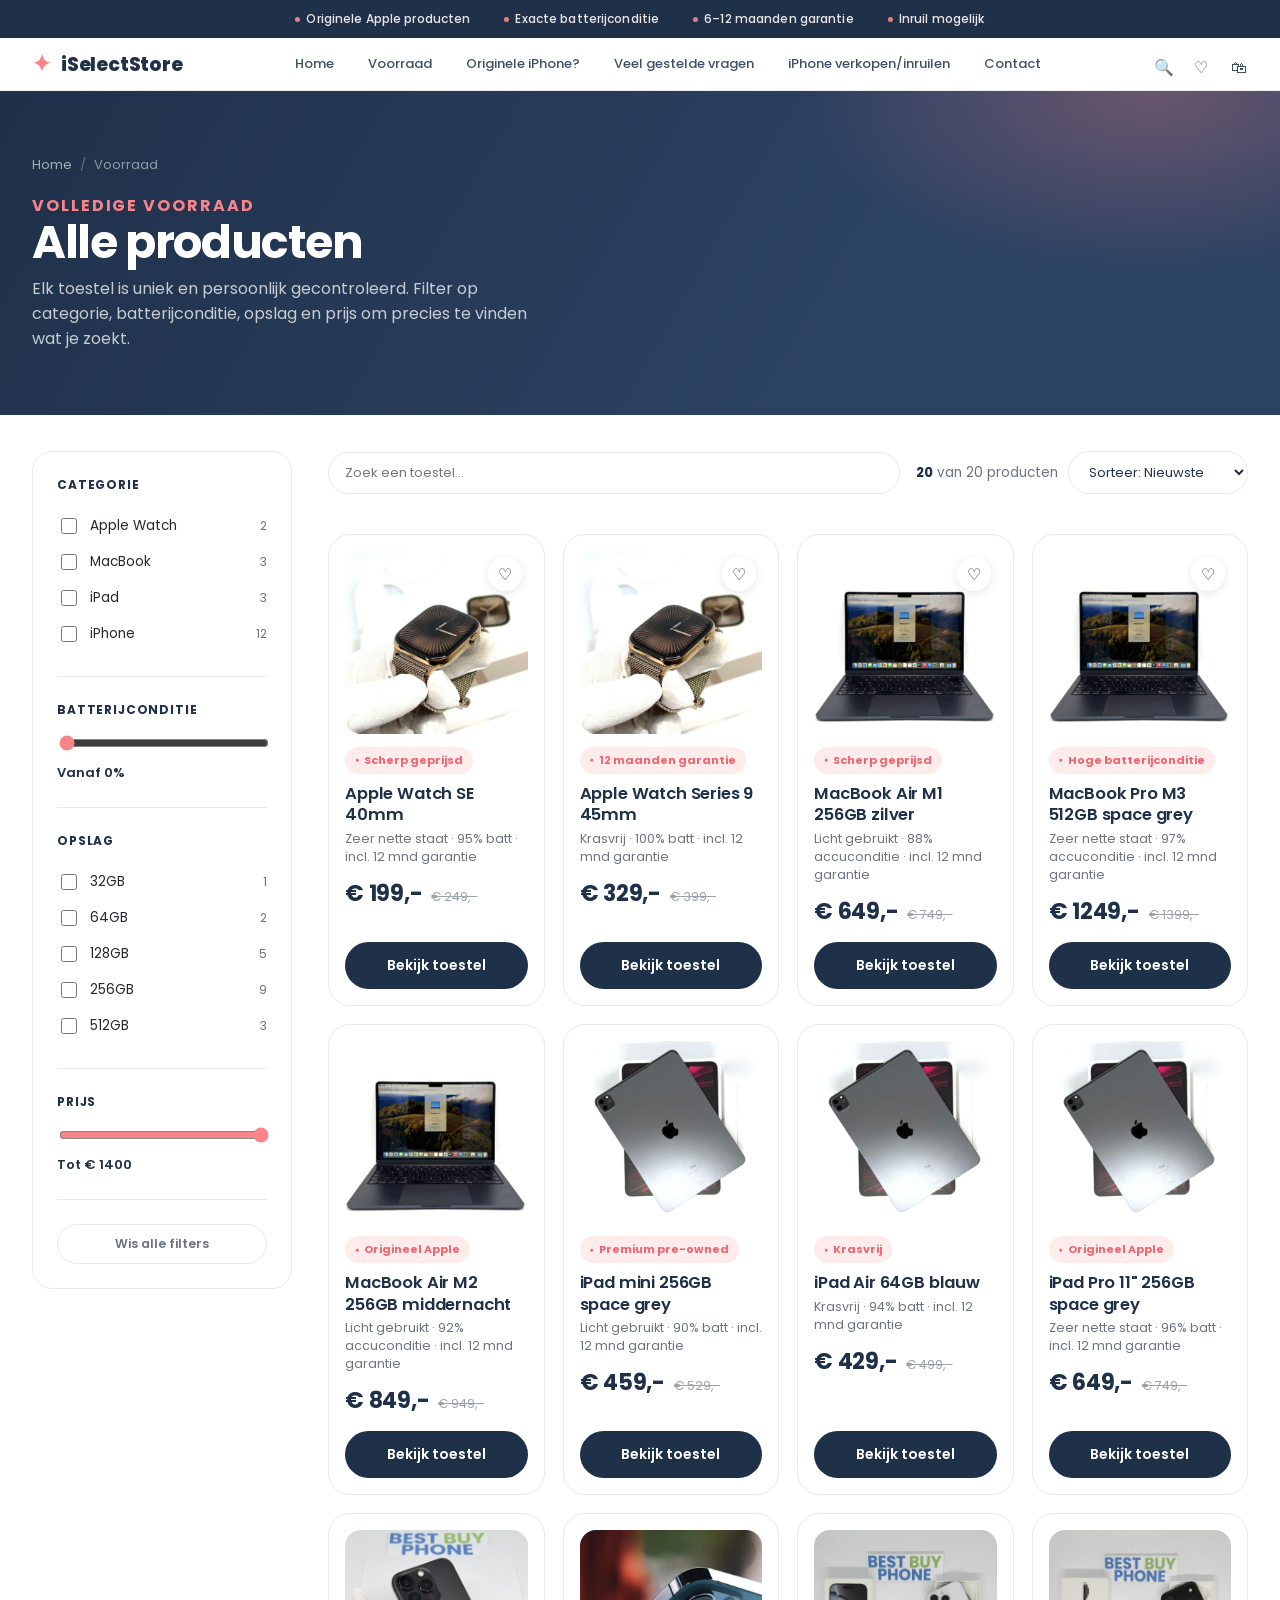
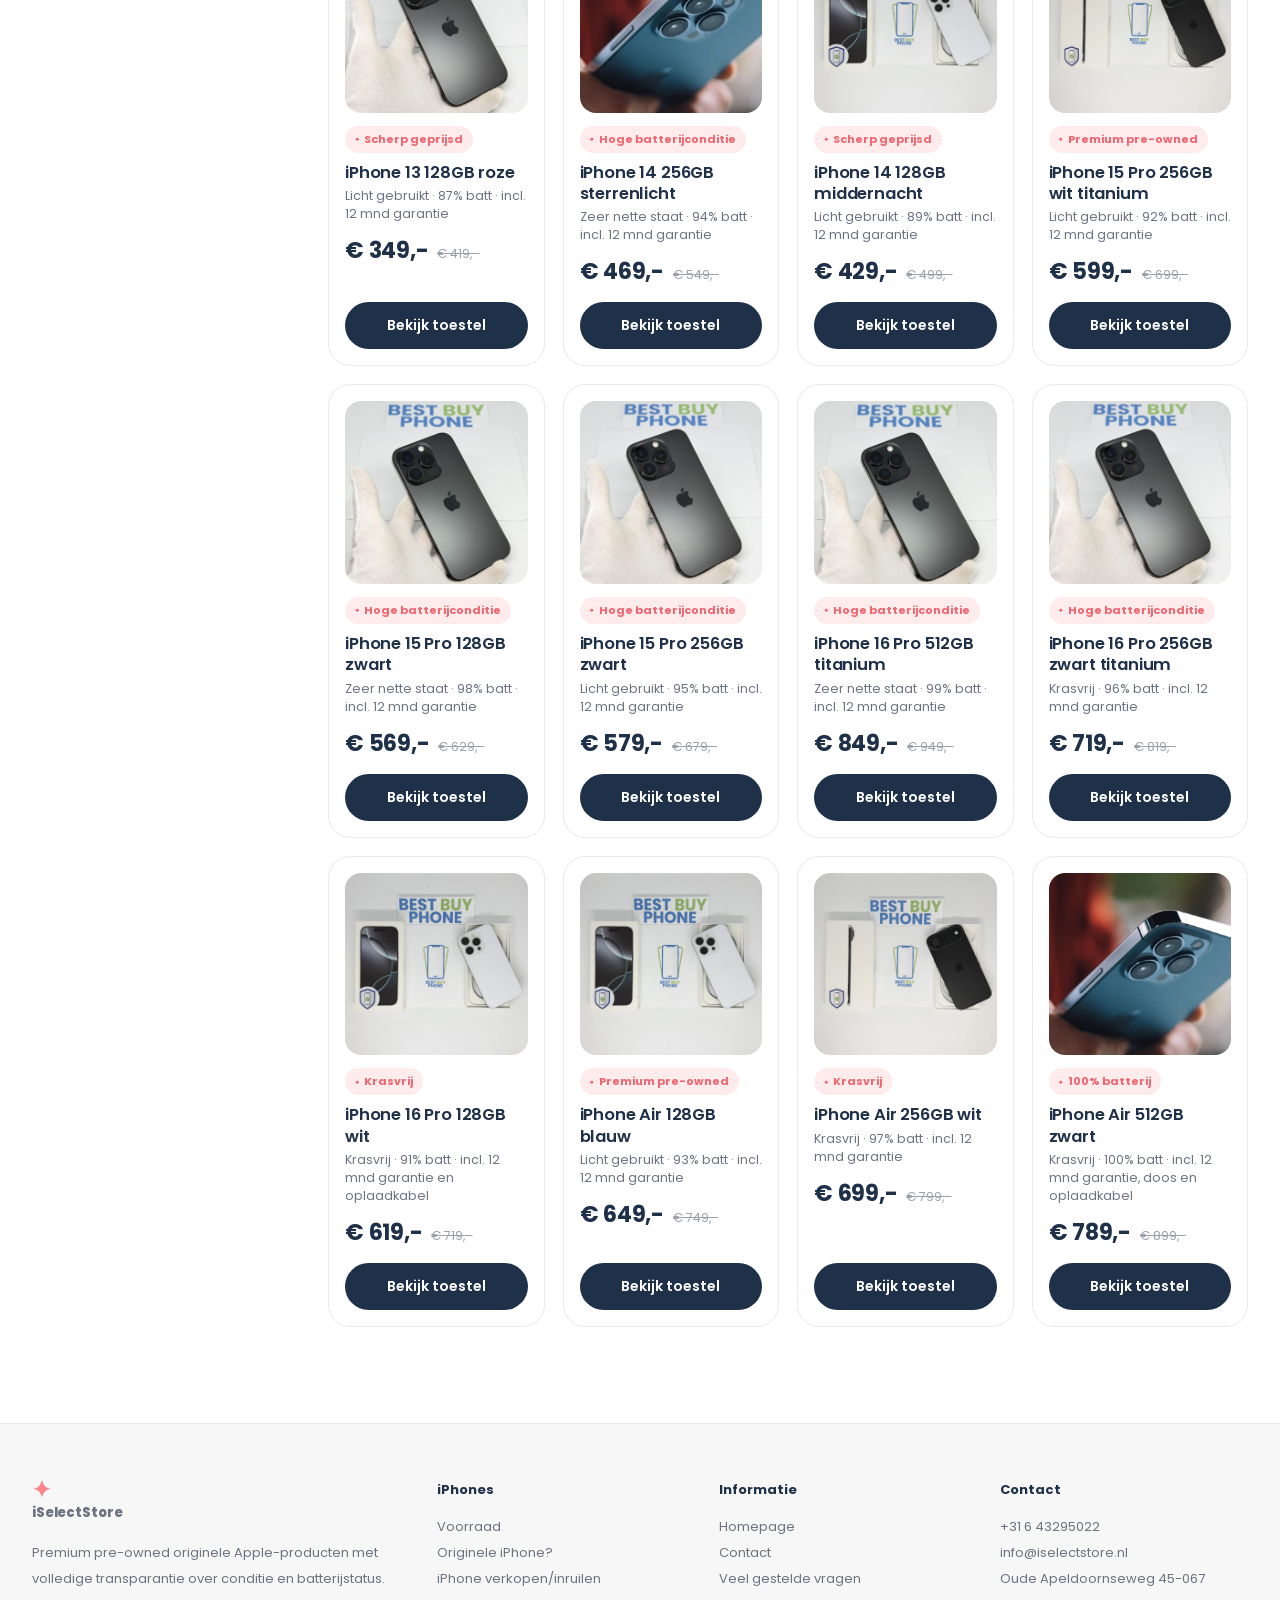
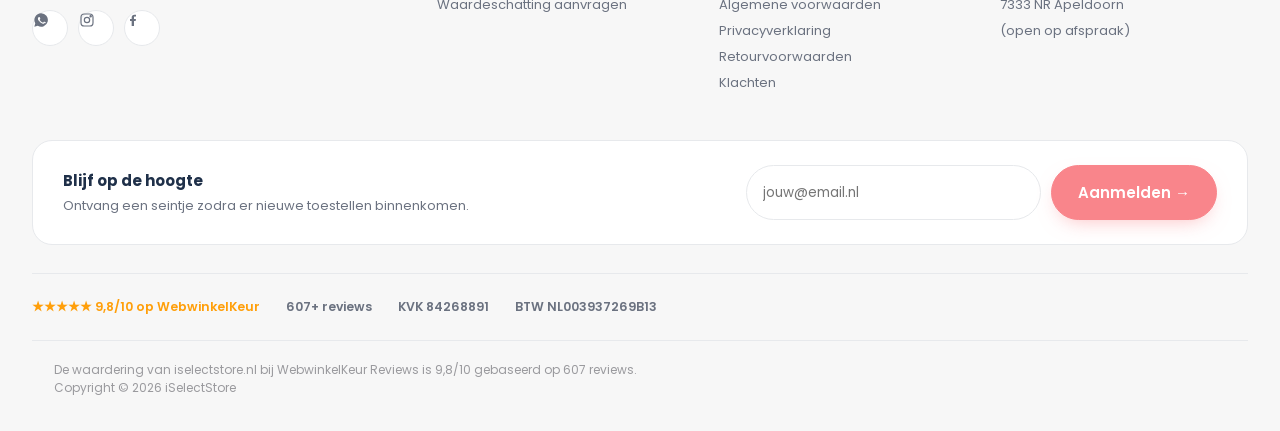
<file: shop.html>
<!doctype html>
<html lang="nl">
<head>
<meta charset="utf-8">
<meta name="viewport" content="width=device-width,initial-scale=1,viewport-fit=cover">
<meta name="theme-color" content="#1f3049">
<title>Alle voorraad — iSelectStore</title>
<link rel="preconnect" href="https://fonts.googleapis.com">
<link rel="preconnect" href="https://fonts.gstatic.com" crossorigin>
<link href="https://fonts.googleapis.com/css2?family=Poppins:wght@400;500;600;700;800&display=swap" rel="stylesheet">
<link rel="stylesheet" href="styles.css">
</head>
<body>
<div class="top"><div class="topin"><span>Originele Apple producten</span><span>Exacte batterijconditie</span><span>6–12 maanden garantie</span><span>Inruil mogelijk</span></div></div>

<header id="siteHeader"><div class="nav">
  <a class="logo" href="index.html"><svg class="mark" viewBox="0 0 24 24"><path d="M12 0c.9 3.2 2 5.6 3.4 7.1C16.9 8.6 19.2 9.7 22.4 10.6c-3.2.9-5.5 2-7 3.5C13.9 15.6 12.8 18 12 21.1c-.8-3.1-1.9-5.5-3.4-7C7.1 12.6 4.8 11.5 1.6 10.6c3.2-.9 5.5-2 7-3.5C10.1 5.6 11.2 3.2 12 0z"/></svg>iSelectStore</a>
  <nav class="links"><a href="index.html">Home</a><a href="shop.html">Voorraad</a><a href="originele-iphone.html">Originele iPhone?</a><a href="faq.html">Veel gestelde vragen</a><a class="js-tradein-trigger" href="#">iPhone verkopen/inruilen</a><a href="contact.html">Contact</a></nav>
  <div class="icons">
    <button class="ic" aria-label="Zoeken">🔍</button>
    <button class="ic" aria-label="Favorieten">♡</button>
    <a class="ic" href="cart.html" aria-label="Winkelwagen">🛍<span class="count">0</span></a>
    <button class="burger" id="burger" aria-label="Menu"><span></span><span></span><span></span></button>
  </div>
</div></header>

<nav class="mnav" id="mnav">
  <a href="index.html">Home</a><a href="shop.html">Voorraad</a><a href="originele-iphone.html">Originele iPhone?</a><a href="faq.html">Veel gestelde vragen</a><a class="js-tradein-trigger" href="#">iPhone verkopen/inruilen</a><a href="contact.html">Contact</a>
  <a class="btn primary">Bekijk voorraad →</a>
</nav>

<main>
<section class="shopHero"><div class="wrap">
  <div class="breadcrumb"><a href="index.html">Home</a><span>/</span><span style="color:#fff">Voorraad</span></div>
  <p class="eyebrow">Volledige voorraad</p>
  <h1>Alle producten</h1>
  <p>Elk toestel is uniek en persoonlijk gecontroleerd. Filter op categorie, batterijconditie, opslag en prijs om precies te vinden wat je zoekt.</p>
</div></section>

<section style="padding-top:36px"><div class="wrap">
  <div class="shopLayout">
    <aside class="filterSidebar" id="filterSidebar">
      <button class="filterCloseBtn" id="filterClose">✕ Sluiten</button>

      <div class="filterGroup">
        <h4>Categorie</h4>
        <div id="categoryFilters"></div>
      </div>

      <div class="filterGroup">
        <h4>Batterijconditie</h4>
        <div class="rangeRow">
          <input type="range" id="batteryRange" min="0" max="100" step="5" value="0">
          <span class="rangeVal" id="batteryVal">Vanaf 0%</span>
        </div>
      </div>

      <div class="filterGroup">
        <h4>Opslag</h4>
        <div id="storageFilters"></div>
      </div>

      <div class="filterGroup">
        <h4>Prijs</h4>
        <div class="rangeRow">
          <input type="range" id="priceRange" min="150" max="1400" step="25" value="1400">
          <span class="rangeVal" id="priceVal">Tot € 1400</span>
        </div>
      </div>

      <button class="clearAllBtn" id="clearAll">Wis alle filters</button>
    </aside>

    <div class="shopMain">
      <div class="shopToolbar">
        <input type="search" id="shopSearch" class="shopSearchInput" placeholder="Zoek een toestel…">
        <div class="toolbarRight">
          <span class="resultCount" id="resultCount"></span>
          <select class="sortSelect" id="sortSelect">
            <option value="newest">Sorteer: Nieuwste</option>
            <option value="price-asc">Prijs laag - hoog</option>
            <option value="price-desc">Prijs hoog - laag</option>
            <option value="battery-desc">Batterij hoog - laag</option>
          </select>
          <button class="filterToggle" id="filterToggle">⚙ Filters</button>
        </div>
      </div>

      <div class="activeFilters" id="activeFilters"></div>

      <div class="products shopProductsGrid" id="shopGrid"></div>
      <p class="noResults" id="shopNoResults" style="display:none">Geen toestellen gevonden met deze filters.</p>
    </div>
  </div>
</div></section>
</main>


<footer><div class="wrap">
  <div class="footer">
    <div class="footerBrand"><a class="logo" href="index.html"><svg class="mark" viewBox="0 0 24 24"><path d="M12 0c.9 3.2 2 5.6 3.4 7.1C16.9 8.6 19.2 9.7 22.4 10.6c-3.2.9-5.5 2-7 3.5C13.9 15.6 12.8 18 12 21.1c-.8-3.1-1.9-5.5-3.4-7C7.1 12.6 4.8 11.5 1.6 10.6c3.2-.9 5.5-2 7-3.5C10.1 5.6 11.2 3.2 12 0z"/></svg>iSelectStore</a>
      <p style="margin-top:14px">Premium pre-owned originele Apple-producten met volledige transparantie over conditie en batterijstatus.</p>
      <div class="socialRow">
        <a class="socialIc" href="https://wa.me/31643295022" target="_blank" rel="noopener" aria-label="WhatsApp"><svg viewBox="0 0 24 24" fill="currentColor"><path d="M12 2a10 10 0 00-8.6 15L2 22l5.2-1.4A10 10 0 1012 2zm5.9 14.3c-.2.6-1.2 1.2-1.7 1.3-.4.1-1 .1-1.6-.1-.4-.1-.9-.3-1.5-.6-2.7-1.2-4.5-3.9-4.6-4.1-.1-.2-1.1-1.5-1.1-2.8 0-1.3.7-2 .9-2.2.2-.2.5-.3.7-.3h.5c.2 0 .4 0 .6.4.2.5.7 1.8.8 1.9.1.2.1.3 0 .5-.1.2-.1.3-.3.5l-.4.5c-.1.2-.3.3-.1.6.2.3.9 1.4 1.9 2.3 1.3 1.1 2.4 1.5 2.7 1.6.3.1.5.1.7-.1.2-.2.7-.8.9-1.1.2-.3.4-.2.6-.1.2.1 1.5.7 1.8.8.3.1.5.2.5.3.1.2.1.6-.1 1.2z"/></svg></a>
        <a class="socialIc" href="#" aria-label="Instagram"><svg viewBox="0 0 24 24" fill="none" stroke="currentColor" stroke-width="1.8"><rect x="3" y="3" width="18" height="18" rx="5"/><circle cx="12" cy="12" r="4"/><circle cx="17.5" cy="6.5" r="1"/></svg></a>
        <a class="socialIc" href="#" aria-label="Facebook"><svg viewBox="0 0 24 24" fill="currentColor"><path d="M13.5 21v-7.5H16l.4-3H13.5V8.4c0-.9.2-1.5 1.5-1.5H16.5V4.2C16.2 4.1 15.2 4 14 4c-2.4 0-4 1.5-4 4.1v2.4H7.5v3H10V21h3.5z"/></svg></a>
      </div>
    </div>
    <div><h4>iPhones</h4><a href="shop.html">Voorraad</a><a href="originele-iphone.html">Originele iPhone?</a><a class="js-tradein-trigger" href="#">iPhone verkopen/inruilen</a><a class="js-tradein-trigger" href="#">Waardeschatting aanvragen</a></div>
    <div><h4>Informatie</h4><a href="index.html">Homepage</a><a href="contact.html">Contact</a><a href="faq.html">Veel gestelde vragen</a><a href="#">Algemene voorwaarden</a><a href="#">Privacyverklaring</a><a href="#">Retourvoorwaarden</a><a href="#">Klachten</a></div>
    <div><h4>Contact</h4><p>+31 6 43295022</p><p>info@iselectstore.nl</p><p>Oude Apeldoornseweg 45-067<br>7333 NR Apeldoorn<br>(open op afspraak)</p></div>
  </div>

  <div class="newsletter">
    <div><b>Blijf op de hoogte</b><p>Ontvang een seintje zodra er nieuwe toestellen binnenkomen.</p></div>
    <form class="newsletterForm" id="newsletterForm">
      <input type="email" placeholder="jouw@email.nl" required>
      <button class="btn primary" type="submit">Aanmelden →</button>
    </form>
  </div>

  <div class="footerBadges">
    <span>★★★★★ 9,8/10 op WebwinkelKeur</span><span>607+ reviews</span><span>KVK 84268891</span><span>BTW NL003937269B13</span>
  </div>

  <div class="finePrint">De waardering van iselectstore.nl bij WebwinkelKeur Reviews is 9,8/10 gebaseerd op 607 reviews.<br>Copyright © 2026 iSelectStore</div>
</div></footer>

<script src="products.js"></script>
<script src="cart.js"></script>
<script src="main.js"></script>
<script src="tradein.js"></script>
<script>
var state={ categories:new Set(), storages:new Set(), minBattery:0, maxPrice:1400, search:'' };

var ALL_CATEGORIES=Array.from(new Set(window.PRODUCTS.map(function(p){return p.category}))).sort();
var ALL_STORAGES=Array.from(new Set(window.PRODUCTS.map(function(p){return p.storage}))).sort(function(a,b){return a-b});

function countFor(type,value){
  return window.PRODUCTS.filter(function(p){
    if(type==='category') return p.category===value;
    if(type==='storage') return p.storage===value;
  }).length;
}

document.getElementById('categoryFilters').innerHTML=ALL_CATEGORIES.map(function(cat){
  return '<label class="checkRow"><input type="checkbox" data-cat="'+cat+'">'+cat+'<span class="cnt">'+countFor('category',cat)+'</span></label>';
}).join('');

document.getElementById('storageFilters').innerHTML=ALL_STORAGES.map(function(gb){
  return '<label class="checkRow"><input type="checkbox" data-storage="'+gb+'">'+gb+'GB<span class="cnt">'+countFor('storage',gb)+'</span></label>';
}).join('');

function getFiltered(){
  return window.PRODUCTS.filter(function(p){
    if(state.categories.size && !state.categories.has(p.category)) return false;
    if(state.storages.size && !state.storages.has(p.storage)) return false;
    if(p.battery<state.minBattery) return false;
    if(p.price>state.maxPrice) return false;
    if(state.search && p.title.toLowerCase().indexOf(state.search)===-1) return false;
    return true;
  });
}

function sortList(list){
  var mode=document.getElementById('sortSelect').value;
  var copy=list.slice();
  if(mode==='price-asc') copy.sort(function(a,b){return a.price-b.price});
  else if(mode==='price-desc') copy.sort(function(a,b){return b.price-a.price});
  else if(mode==='battery-desc') copy.sort(function(a,b){return b.battery-a.battery});
  else copy.reverse();
  return copy;
}

function renderChips(){
  var chips=[];
  state.categories.forEach(function(c){
    chips.push({label:c, onRemove:function(){
      state.categories.delete(c);
      document.querySelector('#categoryFilters input[data-cat="'+c+'"]').checked=false;
    }});
  });
  state.storages.forEach(function(s){
    chips.push({label:s+'GB', onRemove:function(){
      state.storages.delete(s);
      document.querySelector('#storageFilters input[data-storage="'+s+'"]').checked=false;
    }});
  });
  if(state.minBattery>0){
    chips.push({label:'Batterij '+state.minBattery+'%+', onRemove:function(){
      state.minBattery=0;
      document.getElementById('batteryRange').value=0;
      document.getElementById('batteryVal').textContent='Vanaf 0%';
    }});
  }
  if(state.maxPrice<1400){
    chips.push({label:'Tot € '+state.maxPrice, onRemove:function(){
      state.maxPrice=1400;
      document.getElementById('priceRange').value=1400;
      document.getElementById('priceVal').textContent='Tot € 1400';
    }});
  }
  if(state.search){
    chips.push({label:'"'+state.search+'"', onRemove:function(){
      state.search='';
      document.getElementById('shopSearch').value='';
    }});
  }

  var wrap=document.getElementById('activeFilters');
  if(!chips.length){ wrap.innerHTML=''; return; }
  wrap.innerHTML='';
  chips.forEach(function(chip,i){
    var el=document.createElement('span');
    el.className='filterChip';
    el.innerHTML=chip.label+' <button aria-label="Verwijder filter">×</button>';
    el.querySelector('button').addEventListener('click',function(){
      chip.onRemove();
      render();
    });
    wrap.appendChild(el);
  });
  var clear=document.createElement('span');
  clear.className='clearFiltersLink';
  clear.textContent='Wis alle filters';
  clear.addEventListener('click',resetAll);
  wrap.appendChild(clear);
}

function render(){
  var list=sortList(getFiltered());
  var grid=document.getElementById('shopGrid');
  var noRes=document.getElementById('shopNoResults');
  document.getElementById('resultCount').innerHTML='<b>'+list.length+'</b> van '+window.PRODUCTS.length+' producten';
  if(!list.length){
    grid.style.display='none';
    noRes.style.display='block';
  }else{
    grid.style.display='';
    noRes.style.display='none';
    grid.innerHTML=list.map(window.renderProductCard).join('');
  }
  renderChips();
}

function resetAll(){
  state={ categories:new Set(), storages:new Set(), minBattery:0, maxPrice:1400, search:'' };
  document.querySelectorAll('#categoryFilters input, #storageFilters input').forEach(function(cb){cb.checked=false});
  document.getElementById('batteryRange').value=0;
  document.getElementById('batteryVal').textContent='Vanaf 0%';
  document.getElementById('priceRange').value=1400;
  document.getElementById('priceVal').textContent='Tot € 1400';
  document.getElementById('shopSearch').value='';
  render();
}

document.querySelectorAll('#categoryFilters input').forEach(function(cb){
  cb.addEventListener('change',function(){
    if(cb.checked) state.categories.add(cb.dataset.cat); else state.categories.delete(cb.dataset.cat);
    render();
  });
});
document.querySelectorAll('#storageFilters input').forEach(function(cb){
  cb.addEventListener('change',function(){
    if(cb.checked) state.storages.add(parseInt(cb.dataset.storage,10)); else state.storages.delete(parseInt(cb.dataset.storage,10));
    render();
  });
});
document.getElementById('batteryRange').addEventListener('input',function(){
  state.minBattery=parseInt(this.value,10);
  document.getElementById('batteryVal').textContent='Vanaf '+state.minBattery+'%';
  render();
});
document.getElementById('priceRange').addEventListener('input',function(){
  state.maxPrice=parseInt(this.value,10);
  document.getElementById('priceVal').textContent='Tot € '+state.maxPrice;
  render();
});
document.getElementById('shopSearch').addEventListener('input',function(){
  state.search=this.value.trim().toLowerCase();
  render();
});
document.getElementById('sortSelect').addEventListener('change',render);
document.getElementById('clearAll').addEventListener('click',resetAll);

document.getElementById('filterToggle').addEventListener('click',function(){
  document.getElementById('filterSidebar').classList.add('open');
  document.body.classList.add('locked');
});
document.getElementById('filterClose').addEventListener('click',function(){
  document.getElementById('filterSidebar').classList.remove('open');
  document.body.classList.remove('locked');
});

render();
</script>
</body>
</html>
</file>
<file: styles.css>
:root{
  --navy:#1f3049;--coral:#f9858b;--coral-ink:#ef6570;--ivory:#f7f7f7;--anthracite:#25292d;
  --ink:#25292d;--muted:#6b7280;--line:#e7e9ec;--soft:#f7f7f7;
  --max:1260px;--ease:cubic-bezier(.22,1,.36,1);--header-h:52px
}
*{box-sizing:border-box;-webkit-tap-highlight-color:transparent}
html{scroll-behavior:smooth;overflow-x:hidden;max-width:100%}
body{margin:0;font-family:'Poppins',-apple-system,BlinkMacSystemFont,"Helvetica Neue",Arial,sans-serif;color:var(--ink);background:#fff;-webkit-font-smoothing:antialiased;text-rendering:optimizeLegibility;overflow-x:hidden}
body.locked{overflow:hidden}
a{text-decoration:none;color:inherit}
img{display:block;max-width:100%}
button{font:inherit}
::selection{background:rgba(249,133,139,.25)}

.reveal{opacity:0;transform:translateY(26px);transition:opacity .8s var(--ease),transform .8s var(--ease)}
.reveal.in{opacity:1;transform:none}

.mark{flex:none;display:block}
.mark path{fill:var(--coral)}

.top{background:var(--navy);color:#fdf5f4;font-size:12px;overflow:hidden;letter-spacing:.01em;position:relative}
.topin{max-width:var(--max);margin:auto;padding:10px 18px;display:flex;gap:34px;justify-content:center;font-weight:500;white-space:nowrap;overflow-x:auto;scrollbar-width:none}
.topin::-webkit-scrollbar{display:none}
.topin span{opacity:.92;display:flex;align-items:center;gap:6px;flex:none}
.topin span::before{content:'';width:5px;height:5px;border-radius:50%;background:var(--coral);flex:none}

header{position:sticky;top:0;z-index:60;background:rgba(255,255,255,.86);backdrop-filter:saturate(180%) blur(20px);-webkit-backdrop-filter:saturate(180%) blur(20px);border-bottom:1px solid rgba(31,48,73,.08);transition:box-shadow .3s}
header.scrolled{box-shadow:0 1px 0 rgba(31,48,73,.06),0 8px 24px -12px rgba(31,48,73,.12)}
.nav{max-width:var(--max);margin:auto;height:var(--header-h);padding:0 22px;display:flex;align-items:center;gap:30px}
.logo{display:flex;align-items:center;gap:9px;color:var(--navy);flex:none;font-weight:800;font-size:19px;letter-spacing:-.01em}
.logo .mark{width:20px;height:20px}
.links{display:flex;gap:34px;justify-content:center;flex:1;font-size:13px;font-weight:500;color:var(--navy)}
.links a{opacity:.85;transition:opacity .2s}.links a:hover{opacity:1}
.icons{display:flex;gap:20px;align-items:center;color:var(--navy)}
.ic{width:18px;height:18px;display:grid;place-items:center;opacity:.85;cursor:pointer;transition:opacity .2s,transform .2s;background:none;border:0;padding:0;color:inherit;position:relative}
.ic:hover{opacity:1;transform:scale(1.08)}
.ic .count{position:absolute;top:-7px;right:-9px;background:var(--coral);color:#fff;font-size:9.5px;font-weight:800;width:16px;height:16px;border-radius:50%;display:grid;place-items:center;box-shadow:0 0 0 2px #fff}
.burger{display:none;width:22px;height:16px;position:relative;background:none;border:0;padding:0;cursor:pointer;flex:none}
.burger span{position:absolute;left:0;right:0;height:2px;background:var(--navy);border-radius:2px;transition:transform .3s var(--ease),opacity .2s}
.burger span:nth-child(1){top:0}.burger span:nth-child(2){top:7px}.burger span:nth-child(3){top:14px}
.burger.open span:nth-child(1){transform:translateY(7px) rotate(45deg)}
.burger.open span:nth-child(2){opacity:0}
.burger.open span:nth-child(3){transform:translateY(-7px) rotate(-45deg)}

.mnav{position:fixed;inset:0;z-index:55;background:rgba(255,255,255,.98);backdrop-filter:blur(30px);display:flex;flex-direction:column;justify-content:center;align-items:center;gap:6px;
  opacity:0;visibility:hidden;transform:translateY(-8px);transition:opacity .35s var(--ease),transform .35s var(--ease),visibility 0s .35s}
.mnav.open{opacity:1;visibility:visible;transform:none;transition:opacity .35s var(--ease),transform .35s var(--ease)}
.mnav a{font-size:30px;font-weight:600;letter-spacing:-.02em;color:var(--navy);padding:14px 0}
.mnav .primary{margin-top:22px;padding:16px 34px;font-size:16px}

.hero{background:radial-gradient(circle at 18% 20%,#fbfbfd 0%,var(--ivory) 45%,#eef0f3 100%);position:relative;overflow:hidden}
.hero::after{content:'';position:absolute;inset:0;background:radial-gradient(600px 300px at 85% 15%,rgba(249,133,139,.14),transparent 70%)}
.heroIn{max-width:var(--max);margin:auto;min-height:620px;padding:clamp(44px,8vw,70px) 22px;display:grid;grid-template-columns:1fr 1fr;align-items:center;gap:40px;position:relative}
.eye{font-size:13px;letter-spacing:.14em;font-weight:600;color:var(--coral-ink);margin-bottom:18px;text-transform:uppercase;display:flex;align-items:center;gap:8px}
.eye::before{content:'';width:22px;height:1px;background:var(--coral-ink)}
h1{font-size:clamp(38px,6vw,66px);line-height:1.05;letter-spacing:-.03em;margin:0 0 22px;font-weight:700;color:var(--navy)}
h1 span{color:var(--coral)}
.lead{font-size:clamp(16px,2.4vw,19px);line-height:1.6;color:var(--muted);max-width:540px;font-weight:400}
.ctas{display:flex;gap:14px;margin-top:34px;flex-wrap:wrap}
.btn{padding:15px 26px;border:1px solid rgba(31,48,73,.14);border-radius:980px;font-weight:600;font-size:15px;display:inline-flex;justify-content:center;align-items:center;gap:8px;transition:transform .25s var(--ease),box-shadow .25s var(--ease),background .25s;background:#fff;color:var(--navy);white-space:nowrap}
.btn:active{transform:scale(.97)}
.btn:hover{transform:translateY(-2px);box-shadow:0 10px 24px -10px rgba(31,48,73,.18)}
.primary{background:var(--coral);border-color:var(--coral);color:#fff;box-shadow:0 8px 20px -8px rgba(249,133,139,.55)}
.primary:hover{background:var(--coral-ink);border-color:var(--coral-ink);box-shadow:0 12px 28px -8px rgba(249,133,139,.6)}
.rating{display:flex;gap:12px;margin-top:30px;align-items:center;font-size:14px;color:var(--muted);flex-wrap:wrap}
.rating b{color:var(--navy)}
.stars{color:var(--coral);letter-spacing:2px}
.heroImg{display:flex;justify-content:center;perspective:1200px}
.heroImg img{width:min(540px,94%);aspect-ratio:1;object-fit:cover;border-radius:32px;box-shadow:0 40px 80px -20px rgba(31,48,73,.32),0 10px 30px -10px rgba(31,48,73,.14);transition:transform .6s var(--ease);will-change:transform}
.heroImg:hover img{transform:rotateY(-4deg) rotateX(2deg) scale(1.015)}

.wrap{max-width:var(--max);margin:auto;padding:0 22px}

.trust{border-block:1px solid var(--line);background:var(--ivory)}
.trustgrid{display:grid;grid-template-columns:repeat(6,1fr)}
.trustitem{display:flex;flex-direction:column;align-items:center;text-align:center;gap:10px;padding:28px 12px;border-right:1px solid var(--line)}
.trustitem:last-child{border-right:0}
.bubble{width:44px;height:44px;border-radius:50%;background:#fff;color:var(--coral);display:grid;place-items:center;box-shadow:0 2px 8px rgba(31,48,73,.08);flex:none}
.bubble svg{width:20px;height:20px}
.trustitem b{display:block;font-size:12.5px;font-weight:600;color:var(--navy);line-height:1.3}
.trustitem small{color:var(--muted);font-size:11px}

section{padding:clamp(56px,9vw,96px) 0}
.head{display:flex;justify-content:space-between;align-items:end;gap:15px;margin-bottom:36px;flex-wrap:wrap}
.eyebrow{font-size:12px;font-weight:700;letter-spacing:.12em;text-transform:uppercase;color:var(--coral-ink);margin:0 0 10px}
h2{font-size:clamp(27px,4vw,40px);letter-spacing:-.025em;margin:0 0 6px;font-weight:700;color:var(--navy)}
.sub{color:var(--muted);margin:0;font-size:16px}
.link{color:var(--coral-ink);font-weight:600;font-size:15px;display:inline-flex;align-items:center;gap:6px;transition:gap .2s}
.link:hover{gap:10px}

.cats{display:grid;grid-template-columns:repeat(4,1fr);gap:16px}
.cat{position:relative;overflow:hidden;border-radius:24px;min-height:320px;background:var(--soft);border:1px solid var(--line);transition:transform .45s var(--ease),box-shadow .45s var(--ease)}
.cat:hover{transform:translateY(-6px);box-shadow:0 24px 40px -20px rgba(31,48,73,.28)}
.cat img{width:100%;height:100%;object-fit:cover;transition:transform .6s var(--ease)}
.cat:hover img{transform:scale(1.06)}
.catcopy{position:absolute;left:0;right:0;bottom:0;padding:54px 20px 20px;background:linear-gradient(transparent,rgba(31,48,73,.8) 75%);color:#fff}
.catcopy b{font-size:20px;display:block;font-weight:700;letter-spacing:-.01em}
.catcopy span{font-size:12.5px;color:rgba(255,255,255,.85);display:inline-flex;align-items:center;gap:6px;margin-top:2px}

.tabs{display:flex;gap:8px;border:1px solid var(--line);background:var(--soft);padding:4px;border-radius:980px;margin-bottom:0;width:fit-content;max-width:100%;overflow-x:auto;scrollbar-width:none}
.tabs::-webkit-scrollbar{display:none}
.tab{padding:9px 18px;color:var(--muted);white-space:nowrap;border-radius:980px;font-size:13.5px;font-weight:600;cursor:pointer;transition:background .2s,color .2s;flex:none}
.tab.active{color:#fff;background:var(--coral)}

.filterBar{display:flex;flex-wrap:wrap;justify-content:space-between;align-items:center;gap:14px;margin-bottom:28px}
.filterControls{display:flex;gap:10px;flex-wrap:wrap;align-items:center}
.filterControls input,.filterControls select{padding:10px 16px;border:1.5px solid var(--line);border-radius:980px;font-family:inherit;font-size:13px;color:var(--navy);background:#fff;cursor:pointer}
.filterControls input{min-width:190px;cursor:text}
.filterControls input:focus,.filterControls select:focus{outline:none;border-color:var(--coral)}
.noResults{text-align:center;color:var(--muted);padding:50px 0;font-size:15px}

.products{display:grid;grid-template-columns:repeat(4,1fr);gap:18px}
.card{border:1px solid var(--line);border-radius:22px;padding:16px;position:relative;background:#fff;display:flex;flex-direction:column;transition:transform .35s var(--ease),box-shadow .35s var(--ease),border-color .35s}
.card:hover{transform:translateY(-6px);box-shadow:0 26px 44px -22px rgba(31,48,73,.24);border-color:transparent}
.card>img{width:100%;aspect-ratio:1;object-fit:cover;border-radius:16px;background:#f6f6f6}
.heart{position:absolute;right:22px;top:22px;width:34px;height:34px;border-radius:50%;background:rgba(255,255,255,.9);backdrop-filter:blur(6px);display:grid;place-items:center;box-shadow:0 2px 8px rgba(31,48,73,.12);transition:transform .2s,color .2s;color:var(--navy);border:0}
.heart:hover{transform:scale(1.12);color:var(--coral)}
.badge{display:inline-flex;align-items:center;gap:5px;margin:13px 0 9px;background:#fdeceb;color:var(--coral-ink);padding:5px 10px;border-radius:999px;font-size:11px;font-weight:700;width:fit-content}
.badge::before{content:'●';font-size:7px}
.card h3{font-size:16.5px;line-height:1.3;margin:0 0 4px;font-weight:600;letter-spacing:-.01em;color:var(--navy)}
.meta{color:var(--muted);font-size:12.5px}
.price{display:flex;gap:9px;align-items:baseline;margin:11px 0 14px}
.price b{font-size:22px;font-weight:700;letter-spacing:-.01em;color:var(--navy)}
.old{font-size:12.5px;text-decoration:line-through;color:#9ca2aa}
.add{margin-top:auto;border:0;border-radius:980px;padding:13px;background:var(--navy);color:#fff;font-weight:600;font-size:14px;cursor:pointer;transition:background .2s,transform .2s}
.add:hover{background:var(--coral);transform:translateY(-1px)}

.snapdots{display:none;justify-content:center;gap:6px;margin-top:14px}
.snapdots span{width:6px;height:6px;border-radius:50%;background:var(--line)}
.snapdots span:first-child{background:var(--coral);width:16px;border-radius:4px}

.trade{background:linear-gradient(120deg,var(--navy),#2c4262 60%);border-radius:32px;display:grid;grid-template-columns:1.05fr .95fr;overflow:hidden;align-items:center;position:relative}
.trade::before{content:'';position:absolute;inset:0;background:radial-gradient(500px 260px at 10% 20%,rgba(249,133,139,.28),transparent 70%)}
.tradecopy{padding:clamp(30px,5vw,56px);position:relative;color:#fff}
.trade .eye{color:var(--coral)}.trade .eye::before{background:var(--coral)}
.trade h2{font-size:clamp(28px,4vw,44px);color:#fff}
.trade .lead{color:rgba(255,255,255,.72)}
.trade img{width:100%;height:400px;object-fit:cover}

.reviews{display:grid;grid-template-columns:repeat(3,1fr);gap:16px}
.review{border:1px solid var(--line);border-radius:20px;padding:26px;background:#fff;transition:box-shadow .3s,transform .3s}
.review:hover{box-shadow:0 20px 36px -22px rgba(31,48,73,.22);transform:translateY(-4px)}
.review p{color:#3a3d42;line-height:1.6;font-size:15px}
.review b{display:flex;align-items:center;gap:10px;margin-top:14px;font-size:13.5px;font-weight:600;color:var(--navy)}
.review b::before{content:'';width:30px;height:30px;border-radius:50%;background:linear-gradient(135deg,var(--coral),#ffb2b6);flex:none}

footer{border-top:1px solid var(--line);padding:56px 0 34px;background:var(--ivory)}
.footer{display:grid;grid-template-columns:1.5fr repeat(3,1fr);gap:34px}
.footer h4{margin:0 0 14px;font-size:13px;font-weight:700;color:var(--navy)}
.footer p,.footer a{display:block;color:var(--muted);font-size:13px;line-height:2;margin:0;transition:color .2s}
.footer a:hover{color:var(--navy)}
.footer a.js-tradein-trigger{cursor:pointer}

.socialRow{display:flex;gap:10px;margin-top:18px}
.socialIc{width:36px;height:36px;border-radius:50%;background:#fff;border:1px solid var(--line);display:grid;place-items:center;color:var(--navy);transition:background .2s,color .2s,transform .2s}
.socialIc svg{width:16px;height:16px}
.socialIc:hover{background:var(--coral);color:#fff;border-color:var(--coral);transform:translateY(-3px)}

.newsletter{display:flex;justify-content:space-between;align-items:center;gap:24px;flex-wrap:wrap;background:#fff;border:1px solid var(--line);border-radius:20px;padding:24px 30px;margin-top:44px}
.newsletter b{color:var(--navy);font-size:15px;display:block;margin-bottom:4px}
.newsletter p{color:var(--muted);font-size:13px;margin:0}
.newsletterForm{display:flex;gap:10px}
.newsletterForm input{padding:12px 16px;border:1.5px solid var(--line);border-radius:980px;font-family:inherit;font-size:13.5px;min-width:220px}
.newsletterForm input:focus{outline:none;border-color:var(--coral)}
.newsletterDone{color:var(--coral-ink);font-weight:600;font-size:14px}

.footerBadges{display:flex;flex-wrap:wrap;gap:10px 26px;margin-top:28px;padding-top:24px;border-top:1px solid var(--line);color:var(--muted);font-size:12.5px;font-weight:600}
.footerBadges span:first-child{color:#ff9f0a}

.finePrint{max-width:var(--max);margin:24px auto 0;padding:20px 22px 0;border-top:1px solid var(--line);color:#9a9a9e;font-size:12px}

@media(max-width:900px){ .footerBrand{grid-column:1/-1} }
@media(max-width:640px){
 .newsletter{flex-direction:column;align-items:stretch;text-align:center}
 .newsletterForm{flex-direction:column}
 .newsletterForm input{min-width:0}
}

/* Product detail page */
.breadcrumb{display:flex;gap:8px;align-items:center;font-size:13px;color:var(--muted);margin-bottom:28px;flex-wrap:wrap}
.breadcrumb a{transition:color .2s}.breadcrumb a:hover{color:var(--navy)}
.breadcrumb span{opacity:.5}

.pdp{display:grid;grid-template-columns:1fr 1fr;gap:56px;align-items:start}
.gallery{position:sticky;top:calc(var(--header-h) + 24px)}
.galleryMain{position:relative;border-radius:28px;overflow:hidden;background:var(--soft);border:1px solid var(--line);aspect-ratio:1}
.galleryMain img{width:100%;height:100%;object-fit:cover;transition:opacity .3s}
.ribbon{position:absolute;top:18px;left:18px;background:var(--coral);color:#fff;font-size:11px;font-weight:800;letter-spacing:.06em;text-transform:uppercase;padding:8px 14px;border-radius:999px;box-shadow:0 8px 20px -8px rgba(249,133,139,.6)}
.thumbs{display:flex;gap:10px;margin-top:14px}
.thumb{width:76px;height:76px;border-radius:14px;overflow:hidden;border:2px solid transparent;cursor:pointer;background:var(--soft);flex:none;transition:border-color .2s,transform .2s}
.thumb img{width:100%;height:100%;object-fit:cover}
.thumb.active{border-color:var(--coral)}
.thumb:hover{transform:translateY(-2px)}

.pdpInfo b.brand{color:var(--coral-ink);font-size:12px;font-weight:700;letter-spacing:.12em;text-transform:uppercase;display:block;margin-bottom:10px}
.pdpInfo h1{font-size:clamp(28px,3.4vw,38px);margin:0 0 10px}
.pdpRating{display:flex;align-items:center;gap:10px;font-size:13px;color:var(--muted);margin-bottom:22px}
.pdpPrice{display:flex;align-items:baseline;gap:12px;margin-bottom:6px}
.pdpPrice b{font-size:36px;font-weight:800;color:var(--navy);letter-spacing:-.02em}
.pdpPrice .old{font-size:16px}
.pdpSaving{display:inline-block;background:#fdeceb;color:var(--coral-ink);font-size:12px;font-weight:700;padding:4px 10px;border-radius:999px;margin-bottom:26px}
.pdpTaxNote{color:var(--muted);font-size:12.5px;margin:-18px 0 26px}

.specs{display:grid;grid-template-columns:1fr 1fr;gap:10px 20px;margin:0 0 28px;padding:20px;background:var(--soft);border-radius:18px;border:1px solid var(--line)}
.specs div{display:flex;flex-direction:column;gap:2px}
.specs b{font-size:13.5px;color:var(--navy)}
.specs small{color:var(--muted);font-size:11.5px;text-transform:uppercase;letter-spacing:.05em}

.optionGroup{margin-bottom:24px}
.optionGroup>label{display:block;font-size:13px;font-weight:600;color:var(--navy);margin-bottom:10px}
.swatches{display:flex;gap:10px;flex-wrap:wrap}
.swatch{padding:10px 18px;border-radius:980px;border:1.5px solid var(--line);font-size:13.5px;font-weight:600;color:var(--navy);cursor:pointer;transition:border-color .2s,background .2s}
.swatch.active{border-color:var(--coral);background:#fdeceb;color:var(--coral-ink)}
.colorDot{width:18px;height:18px;border-radius:50%;border:1.5px solid var(--line);cursor:pointer;transition:transform .2s,box-shadow .2s}
.colorDot.active{box-shadow:0 0 0 2px #fff,0 0 0 4px var(--coral)}

.accessories{display:flex;flex-direction:column;gap:10px}
.accessory{display:flex;align-items:center;gap:14px;border:1.5px solid var(--line);border-radius:16px;padding:14px 16px;cursor:pointer;transition:border-color .2s,background .2s}
.accessory:hover{border-color:#f3c4c7}
.accessory input{position:absolute;opacity:0;width:0;height:0}
.accCheck{width:20px;height:20px;border-radius:6px;border:1.5px solid var(--line);flex:none;display:grid;place-items:center;transition:background .2s,border-color .2s;background:#fff}
.accCheck::after{content:'';width:9px;height:5px;border-left:2px solid #fff;border-bottom:2px solid #fff;transform:rotate(-45deg) translateY(-1px);opacity:0}
.accessory input:checked ~ .accCheck{background:var(--coral);border-color:var(--coral)}
.accessory input:checked ~ .accCheck::after{opacity:1}
.accessory:has(input:checked){border-color:var(--coral);background:#fdeceb}
.accInfo{flex:1;display:flex;flex-direction:column;gap:2px}
.accInfo b{font-size:13.5px;color:var(--navy);font-weight:600}
.accInfo small{color:var(--muted);font-size:11.5px}
.accPrice{font-size:13.5px;font-weight:700;color:var(--navy);flex:none}
.accTotal{display:flex;justify-content:space-between;align-items:center;margin-top:14px;padding-top:14px;border-top:1px dashed var(--line);font-size:13.5px;color:var(--muted);font-weight:600}
.accTotal b{color:var(--navy);font-size:17px;font-weight:800}

.buyRow{display:flex;gap:12px;margin-bottom:20px}
.qty{display:flex;align-items:center;border:1.5px solid var(--line);border-radius:980px;overflow:hidden;flex:none}
.qty button{width:42px;height:52px;border:0;background:none;font-size:18px;cursor:pointer;color:var(--navy)}
.qty span{width:32px;text-align:center;font-weight:600}
.buyRow .add{flex:1;height:52px;font-size:15px}

.pdpFeatures{display:flex;flex-direction:column;gap:12px;padding-top:22px;border-top:1px solid var(--line)}
.pdpFeature{display:flex;gap:12px;align-items:flex-start;font-size:13.5px;color:var(--ink)}
.pdpFeature svg{width:18px;height:18px;color:var(--coral);flex:none;margin-top:1px}

.accordion{border-top:1px solid var(--line);margin-top:8px}
.accItem{border-bottom:1px solid var(--line)}
.accHead{display:flex;justify-content:space-between;align-items:center;padding:18px 2px;cursor:pointer;font-weight:600;color:var(--navy);font-size:14.5px}
.accHead::after{content:'+';font-size:20px;font-weight:400;color:var(--muted);transition:transform .25s}
.accItem.open .accHead::after{transform:rotate(45deg)}
.accBody{max-height:0;overflow:hidden;transition:max-height .35s var(--ease)}
.accBody p{color:var(--muted);font-size:14px;line-height:1.7;padding:0 2px 18px;margin:0}
.accBody ul{margin:0;padding:0 2px 18px 18px;color:var(--muted);font-size:14px;line-height:1.8}

.stockNote{display:flex;align-items:center;gap:6px;color:var(--coral-ink);font-size:12.5px;font-weight:600;margin:0 0 22px}
.stockNote::before{content:'';width:7px;height:7px;border-radius:50%;background:var(--coral);flex:none;animation:pulse 1.6s infinite}
@keyframes pulse{0%,100%{opacity:1}50%{opacity:.35}}

.mobileBuy{display:none;position:fixed;left:0;right:0;bottom:0;z-index:70;background:rgba(255,255,255,.94);backdrop-filter:blur(20px);border-top:1px solid var(--line);padding:12px 16px;padding-bottom:max(12px,env(safe-area-inset-bottom));align-items:center;gap:12px;box-shadow:0 -8px 24px -12px rgba(31,48,73,.15)}
.mobileBuy .mbPrice{display:flex;flex-direction:column;line-height:1.2;flex:none}
.mobileBuy .mbPrice b{color:var(--navy);font-size:17px;font-weight:800}
.mobileBuy .mbPrice span{color:var(--muted);font-size:11px;text-decoration:line-through}
.mobileBuy .add{flex:1;height:48px;margin:0}

/* Cart & checkout */
.cartLayout{display:grid;grid-template-columns:1fr 360px;gap:40px;align-items:start}
.cartLayout>*{min-width:0}
.cartItem{display:flex;gap:16px;padding:18px 0;border-bottom:1px solid var(--line)}
.cartItem img{width:96px;height:96px;border-radius:14px;object-fit:cover;flex:none;background:var(--soft)}
.cartItem .info{flex:1;display:flex;flex-direction:column}
.cartItem h4{margin:0 0 4px;font-size:15px;color:var(--navy);font-weight:600}
.cartItem .meta{font-size:12.5px;color:var(--muted)}
.cartItem .itemPrice{margin-top:auto;font-weight:700;color:var(--navy);font-size:16px}
.cartItem .remove{background:none;border:0;color:var(--muted);cursor:pointer;font-size:12.5px;text-decoration:underline;padding:0;align-self:flex-start;margin-left:auto}
.cartItem .remove:hover{color:var(--coral-ink)}

.cartSummary{border:1px solid var(--line);border-radius:20px;padding:26px;background:var(--soft);position:sticky;top:calc(var(--header-h) + 24px)}
.cartSummary h3{margin:0 0 18px;font-size:16px;color:var(--navy)}
.sumRow{display:flex;justify-content:space-between;font-size:14px;color:var(--muted);margin-bottom:12px}
.sumRow b{color:var(--navy)}
.sumRow.total{border-top:1px dashed var(--line);padding-top:14px;margin-top:4px;font-weight:700;color:var(--navy);font-size:17px}
.sumRow.total b{font-size:20px;font-weight:800}

.cartEmpty{text-align:center;padding:70px 20px;color:var(--muted)}
.cartEmpty svg{width:56px;height:56px;color:var(--line);margin-bottom:18px}
.cartEmpty p{margin:0 0 22px;font-size:15px}

.checkoutBlock{margin-bottom:30px}
.checkoutBlock h3{font-size:15px;color:var(--navy);margin:0 0 14px;font-weight:700}
.formRow,.formGrid{display:grid;gap:12px}
.formGrid{grid-template-columns:1fr 1fr}
.formRow input,.formGrid input{width:100%;padding:13px 16px;border:1.5px solid var(--line);border-radius:12px;font-family:inherit;font-size:14px;color:var(--ink);background:#fff}
.formRow input:focus,.formGrid input:focus{outline:none;border-color:var(--coral)}
.payOptions{display:flex;flex-direction:column;gap:10px}
.payOption{display:flex;align-items:center;gap:12px;border:1.5px solid var(--line);border-radius:14px;padding:14px 16px;cursor:pointer;font-size:14px;font-weight:600;color:var(--navy);transition:border-color .2s,background .2s}
.payOption input{accent-color:var(--coral);width:16px;height:16px}
.payOption:has(input:checked){border-color:var(--coral);background:#fdeceb}

.miniCartItem{display:flex;gap:12px;align-items:center;padding:10px 0;border-bottom:1px solid var(--line);font-size:13px}
.miniCartItem img{width:48px;height:48px;border-radius:10px;object-fit:cover;flex:none;background:#fff}
.miniCartItem .info{flex:1;color:var(--navy);font-weight:600}
.miniCartItem .info small{display:block;color:var(--muted);font-weight:400;font-size:11.5px}
.miniCartItem b{color:var(--navy)}

.orderDone{text-align:center;padding:70px 20px}
.orderDone .checkIcon{width:64px;height:64px;border-radius:50%;background:#e6f8ec;color:#1a7e3c;display:grid;place-items:center;margin:0 auto 22px}
.orderDone .checkIcon svg{width:30px;height:30px}
.orderDone h2{margin:0 0 10px}
.orderDone p{color:var(--muted);font-size:15px;margin:0 0 4px}
.orderDone .orderNum{color:var(--navy);font-weight:700}

/* Trade-in estimator modal */
.tiOverlay{position:fixed;inset:0;background:rgba(31,48,73,.55);backdrop-filter:blur(4px);z-index:100;display:flex;align-items:center;justify-content:center;opacity:0;visibility:hidden;transition:opacity .3s var(--ease),visibility 0s .3s;padding:20px}
.tiOverlay.open{opacity:1;visibility:visible;transition:opacity .3s var(--ease)}
.tiModal{background:#fff;border-radius:24px;padding:32px;max-width:460px;width:100%;position:relative;max-height:86vh;overflow:auto}
.tiClose{position:absolute;top:16px;right:16px;width:32px;height:32px;border-radius:50%;border:0;background:var(--soft);font-size:18px;line-height:1;color:var(--navy);cursor:pointer}
.tiEyebrow{font-size:11.5px;font-weight:700;letter-spacing:.1em;text-transform:uppercase;color:var(--coral-ink);margin:0 0 8px}
.tiModal h3{margin:0 0 22px;font-size:19px;color:var(--navy);padding-right:20px}
.tiGrid{display:flex;flex-direction:column;gap:10px;margin-bottom:4px}
.tiOption{text-align:left;padding:14px 16px;border:1.5px solid var(--line);border-radius:14px;background:#fff;font-family:inherit;font-size:14px;font-weight:600;color:var(--navy);cursor:pointer;transition:border-color .2s,background .2s}
.tiOption:hover{border-color:var(--coral);background:#fdeceb}
.tiBack{margin-top:16px;background:none;border:0;color:var(--muted);font-size:13px;cursor:pointer;text-decoration:underline;padding:0}
.tiEstimate{font-size:44px;font-weight:800;color:var(--coral-ink);margin:6px 0 14px}
.tiNote{color:var(--muted);font-size:13.5px;line-height:1.6;margin:0 0 22px}

/* Shop page */
.shopHero{background:linear-gradient(120deg,var(--navy),#2c4262 65%);padding:clamp(40px,7vw,64px) 0;position:relative;overflow:hidden}
.shopHero::before{content:'';position:absolute;inset:0;background:radial-gradient(500px 260px at 90% 0%,rgba(249,133,139,.3),transparent 70%)}
.shopHero .wrap{position:relative}
.shopHero .eyebrow{color:var(--coral)}
.shopHero h1{color:#fff;font-size:clamp(30px,4.4vw,46px);margin:0 0 10px}
.shopHero p{color:rgba(255,255,255,.75);font-size:16px;max-width:520px;margin:0}
.shopHero .breadcrumb{color:rgba(255,255,255,.6);margin-bottom:18px}
.shopHero .breadcrumb a:hover{color:#fff}

.shopLayout{display:grid;grid-template-columns:260px 1fr;gap:36px;align-items:start}
.shopMain{min-width:0}
.filterSidebar{border:1px solid var(--line);border-radius:20px;padding:24px;position:sticky;top:calc(var(--header-h) + 24px);background:#fff}
.filterSidebar h4{font-size:12px;color:var(--navy);margin:0 0 14px;font-weight:700;text-transform:uppercase;letter-spacing:.07em}
.filterGroup{margin-bottom:24px;padding-bottom:24px;border-bottom:1px solid var(--line)}
.filterGroup:last-child{border-bottom:0;margin-bottom:0;padding-bottom:0}
.checkRow{display:flex;align-items:center;gap:10px;padding:7px 0;cursor:pointer;font-size:13.5px;color:var(--ink)}
.checkRow input{accent-color:var(--coral);width:16px;height:16px;flex:none}
.checkRow .cnt{margin-left:auto;color:var(--muted);font-size:12px}
.rangeRow{display:flex;flex-direction:column;gap:10px}
.rangeRow input[type=range]{accent-color:var(--coral);width:100%}
.rangeRow .rangeVal{font-size:13px;color:var(--navy);font-weight:600}
.clearAllBtn{width:100%;text-align:center;padding:10px;border-radius:980px;border:1.5px solid var(--line);background:none;color:var(--muted);font-size:12.5px;font-weight:600;cursor:pointer;transition:border-color .2s,color .2s}
.clearAllBtn:hover{border-color:var(--coral);color:var(--coral-ink)}

.shopToolbar{display:flex;justify-content:space-between;align-items:center;gap:16px;margin-bottom:18px;flex-wrap:wrap}
.resultCount{color:var(--muted);font-size:13.5px}
.resultCount b{color:var(--navy)}
.toolbarRight{display:flex;gap:10px;align-items:center}
.shopSearchInput{padding:10px 16px;border:1.5px solid var(--line);border-radius:980px;font-family:inherit;font-size:13px;min-width:0;max-width:100%;flex:1 1 220px;background:#fff;color:var(--ink)}
.shopSearchInput:focus{outline:none;border-color:var(--coral)}
.sortSelect,.filterToggle{padding:10px 16px;border:1.5px solid var(--line);border-radius:980px;font-family:inherit;font-size:13px;color:var(--navy);background:#fff;cursor:pointer}
.filterToggle{display:none;font-weight:600}

.activeFilters{display:flex;flex-wrap:wrap;gap:8px;margin-bottom:22px;align-items:center}
.filterChip{display:inline-flex;align-items:center;gap:6px;background:#fdeceb;color:var(--coral-ink);padding:6px 8px 6px 14px;border-radius:999px;font-size:12.5px;font-weight:600}
.filterChip button{background:none;border:0;color:var(--coral-ink);cursor:pointer;font-size:15px;line-height:1;padding:2px;display:grid;place-items:center}
.clearFiltersLink{color:var(--muted);font-size:12.5px;text-decoration:underline;cursor:pointer}
.filterCloseBtn{display:none;margin-bottom:16px;background:none;border:0;color:var(--muted);font-size:13px;cursor:pointer;text-decoration:underline;padding:0}

@media(max-width:900px){
 .shopLayout{grid-template-columns:1fr}
 .filterSidebar{position:fixed;inset:0;z-index:65;border-radius:0;overflow:auto;transform:translateX(-100%);transition:transform .3s var(--ease);padding:24px 20px 100px}
 .filterSidebar.open{transform:translateX(0)}
 .filterToggle{display:inline-block}
 .filterCloseBtn{display:inline-block}

 .shopToolbar{background:linear-gradient(120deg,var(--coral),var(--coral-ink));border-radius:20px;padding:16px 18px;gap:12px}
 .shopSearchInput{background:rgba(255,255,255,.16);border-color:rgba(255,255,255,.4);color:#fff}
 .shopSearchInput::placeholder{color:rgba(255,255,255,.85)}
 .resultCount{color:rgba(255,255,255,.9);flex:1 1 100%;order:3}
 .resultCount b{color:#fff}
 .toolbarRight{flex:1 1 100%}
 .sortSelect{background:rgba(255,255,255,.16);border-color:rgba(255,255,255,.4);color:#fff;flex:1}
 .sortSelect option{color:var(--ink)}
 .filterToggle{background:#fff;color:var(--coral-ink);border-color:#fff;font-weight:700}

 .products.shopProductsGrid{display:grid;grid-template-columns:1fr;gap:16px;margin:0;padding:0}
 .products.shopProductsGrid .card{min-width:0}
}

@media(max-width:900px){
 .links{display:none}
 .burger{display:block}
 .icons{margin-left:auto}
 .heroIn{grid-template-columns:1fr;text-align:center;min-height:auto;padding-top:56px}
 .lead{margin:auto}.ctas,.rating{justify-content:center}.heroImg{height:min(76vw,440px)}
 .trustgrid{grid-template-columns:repeat(3,1fr)}.trustitem:nth-child(3n){border-right:0}
 .cats{grid-template-columns:1fr 1fr}.products{grid-template-columns:1fr 1fr}
 .trade{grid-template-columns:1fr}.reviews{grid-template-columns:1fr}.footer{grid-template-columns:1fr 1fr}
 .pdp{grid-template-columns:1fr;gap:32px}
 .gallery{position:static}
 .cartLayout{grid-template-columns:1fr}
 .cartSummary{position:static}
}
@media(max-width:640px){
 .topin{justify-content:flex-start}
 .nav{height:48px;padding:0 16px}
 .heroIn{padding:40px 18px 24px}
 .ctas{flex-direction:column;width:100%}.btn{width:100%}
 .heroImg{height:min(80vw,340px)}.heroImg img{width:88%;border-radius:26px}
 .wrap{padding:0 18px}.head{align-items:flex-start}
 .trustgrid{grid-template-columns:repeat(2,1fr)}.trustitem:nth-child(2n){border-right:0}
 .trustitem{padding:16px 10px;gap:8px}.bubble{width:36px;height:36px}.trustitem b{font-size:11.5px}.trustitem small{font-size:9.5px}
 .cats{display:flex;overflow-x:auto;scroll-snap-type:x mandatory;margin:0 -18px;padding:0 18px 4px}.cat{min-width:78vw;min-height:260px;scroll-snap-align:center}
 .products{display:flex;overflow-x:auto;scroll-snap-type:x mandatory;margin:0 -18px;padding:0 18px 4px;gap:14px}.card{min-width:78vw;scroll-snap-align:center}.card>img{aspect-ratio:1.05/1}
 .snapdots{display:flex}
 .trade{border-radius:24px}.trade img{height:230px}
 .footer{grid-template-columns:1fr 1fr;text-align:left}
 .mnav a{font-size:26px}
 .specs{grid-template-columns:1fr}
 .formGrid{grid-template-columns:1fr}
 .filterBar{flex-direction:column;align-items:stretch}
 .filterControls{overflow-x:auto;flex-wrap:nowrap;padding-bottom:2px}
 .filterControls input{min-width:150px}
 .tiModal{padding:26px 22px}
 .buyRow{flex-direction:column}.buyRow .qty{align-self:flex-start}
 .mobileBuy{display:flex}
 .pdp{padding-bottom:76px}
}
</file>
